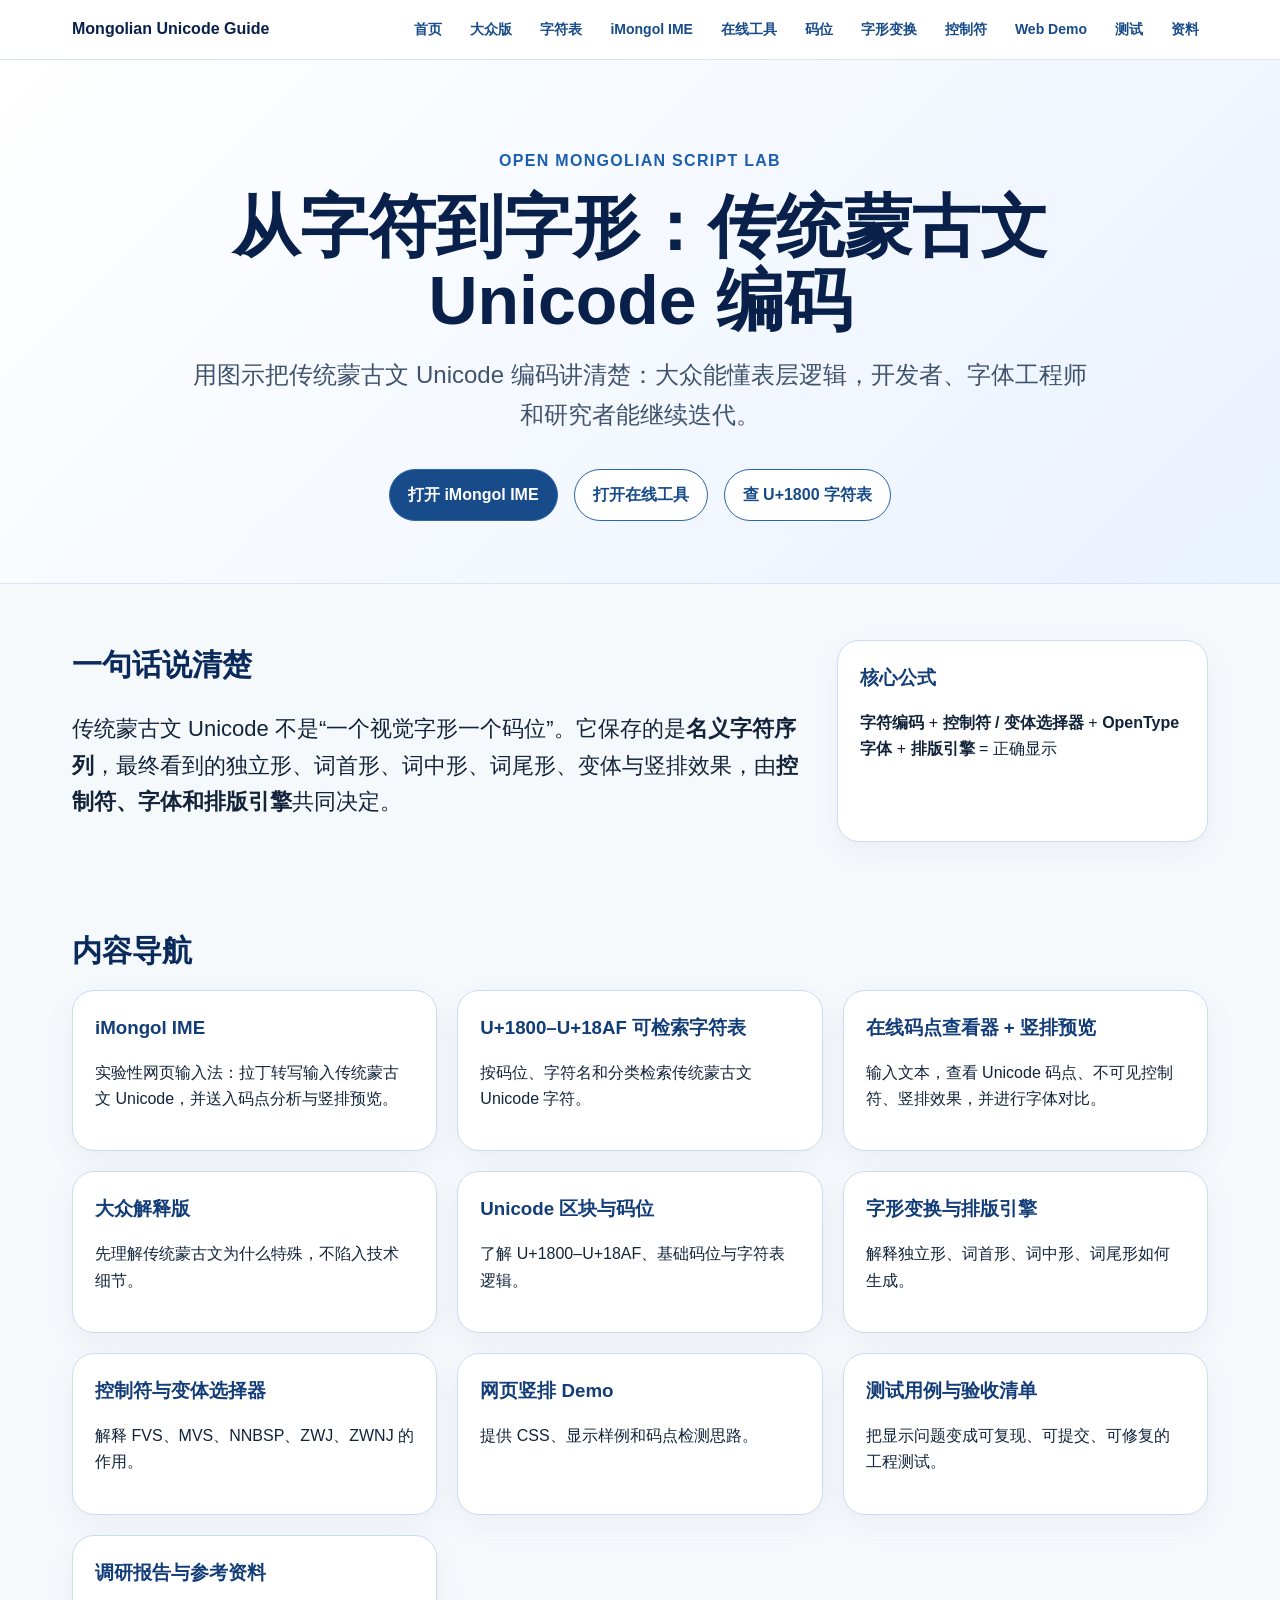
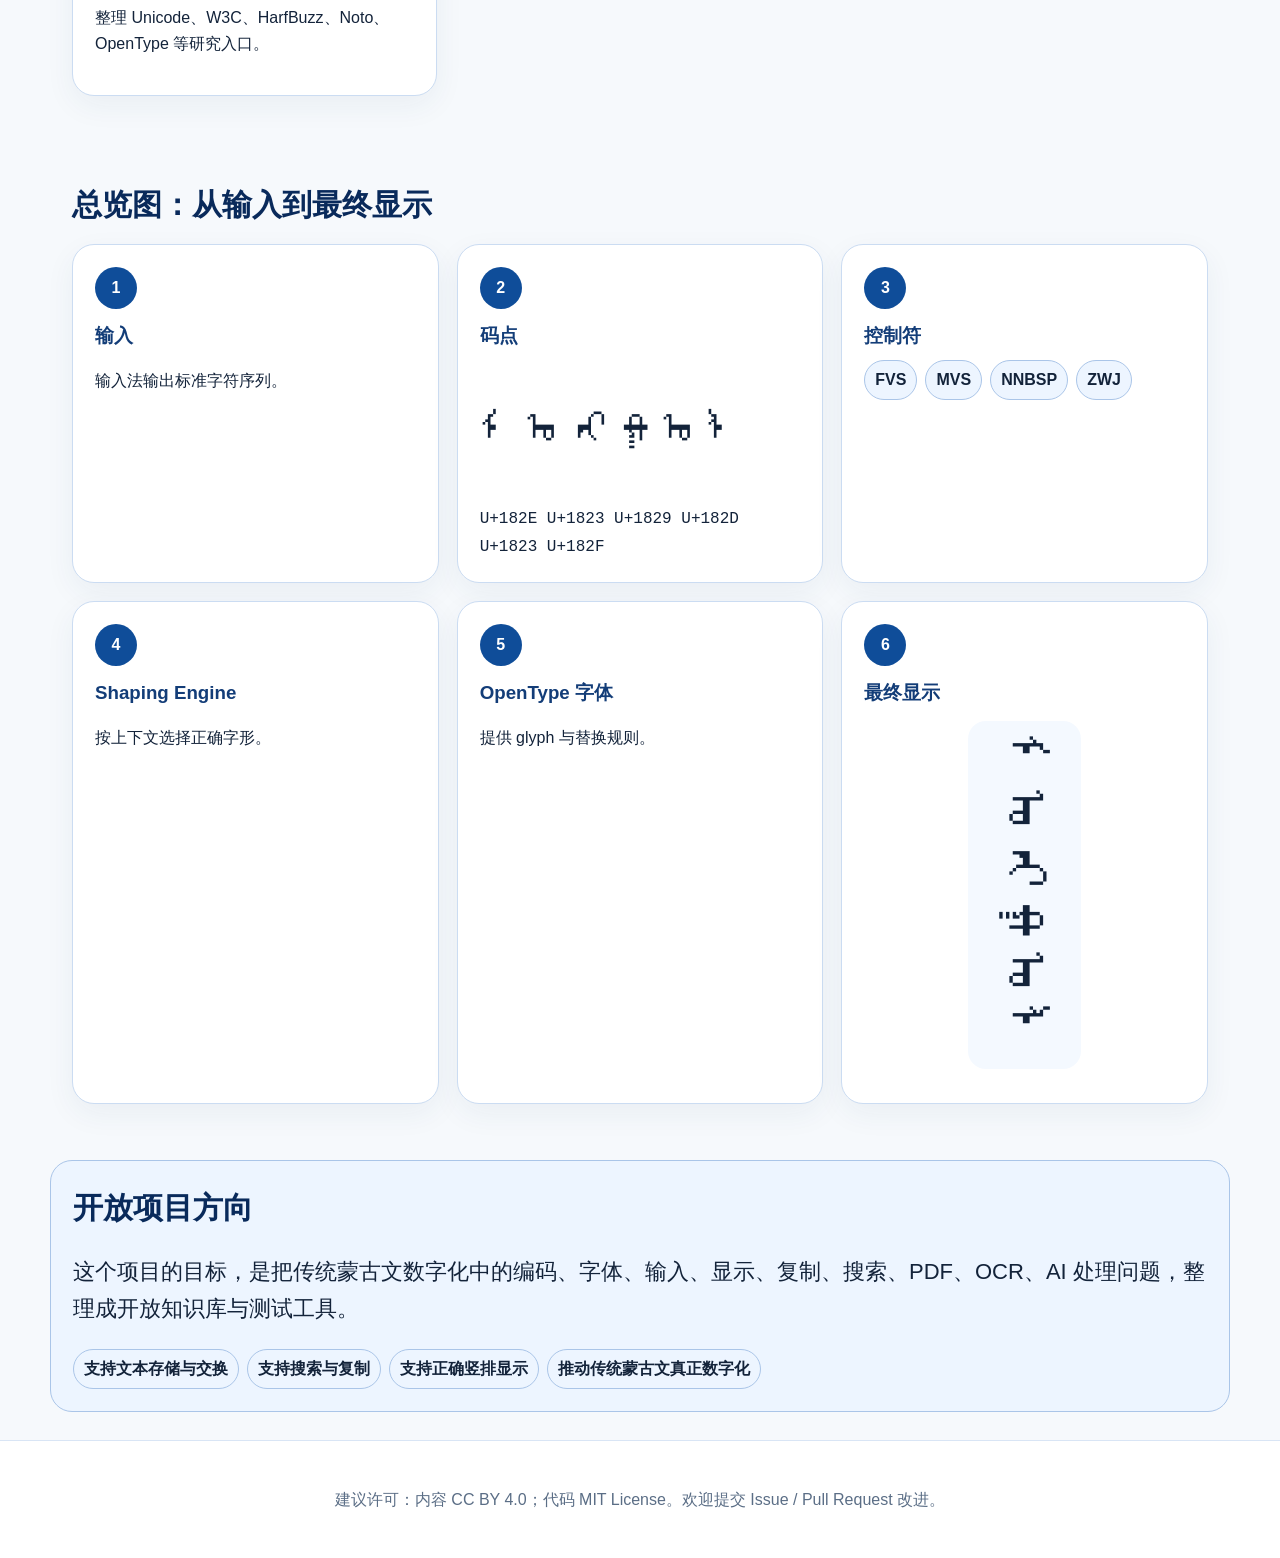
<file: index.html>
<!doctype html>
<html lang="zh-Hans">
<head>
  <meta charset="utf-8" />
  <meta name="viewport" content="width=device-width, initial-scale=1" />
  <title>从字符到字形：传统蒙古文 Unicode 编码</title>
  <meta name="description" content="用图示解释传统蒙古文 Unicode 编码：码位、FVS/MVS/ZWJ、字体、排版引擎与竖排显示。适合大众理解，也适合开发者继续研究迭代。" />
  <link rel="stylesheet" href="./style.css" />
</head>
<body>
<nav class="site-nav"><div class="site-nav-inner"><a class="brand" href="index.html">Mongolian Unicode Guide</a><div class="nav-links"><a href="index.html">首页</a><a href="pages/beginner.html">大众版</a><a href="pages/char-table.html">字符表</a><a href="pages/ime.html">iMongol IME</a><a href="pages/tools.html">在线工具</a><a href="pages/unicode-block.html">码位</a><a href="pages/shaping.html">字形变换</a><a href="pages/control-chars.html">控制符</a><a href="pages/web-demo.html">Web Demo</a><a href="pages/test-cases.html">测试</a><a href="pages/research.html">资料</a></div></div></nav>
<header class="hero">
  <p class="eyebrow">Open Mongolian Script Lab</p>
  <h1>从字符到字形：传统蒙古文 Unicode 编码</h1>
  <p class="subtitle">用图示把传统蒙古文 Unicode 编码讲清楚：大众能懂表层逻辑，开发者、字体工程师和研究者能继续迭代。</p>
  <div class="hero-actions"><a href="pages/ime.html" class="btn primary">打开 iMongol IME</a><a href="pages/tools.html" class="btn">打开在线工具</a><a href="pages/char-table.html" class="btn">查 U+1800 字符表</a></div>
</header>
<main>
<section class="section two-col"><div><h2>一句话说清楚</h2><p class="lead">传统蒙古文 Unicode 不是“一个视觉字形一个码位”。它保存的是<strong>名义字符序列</strong>，最终看到的独立形、词首形、词中形、词尾形、变体与竖排效果，由<strong>控制符、字体和排版引擎</strong>共同决定。</p></div><aside class="card"><h3>核心公式</h3><p><strong>字符编码</strong> + <strong>控制符 / 变体选择器</strong> + <strong>OpenType 字体</strong> + <strong>排版引擎</strong> = 正确显示</p></aside></section>
<section class="section"><h2>内容导航</h2><div class="grid-3"><a class="card card-link" href="pages/ime.html"><h3>iMongol IME</h3><p>实验性网页输入法：拉丁转写输入传统蒙古文 Unicode，并送入码点分析与竖排预览。</p></a><a class="card card-link" href="pages/char-table.html"><h3>U+1800–U+18AF 可检索字符表</h3><p>按码位、字符名和分类检索传统蒙古文 Unicode 字符。</p></a><a class="card card-link" href="pages/tools.html"><h3>在线码点查看器 + 竖排预览</h3><p>输入文本，查看 Unicode 码点、不可见控制符、竖排效果，并进行字体对比。</p></a><a class="card card-link" href="pages/beginner.html"><h3>大众解释版</h3><p>先理解传统蒙古文为什么特殊，不陷入技术细节。</p></a><a class="card card-link" href="pages/unicode-block.html"><h3>Unicode 区块与码位</h3><p>了解 U+1800–U+18AF、基础码位与字符表逻辑。</p></a><a class="card card-link" href="pages/shaping.html"><h3>字形变换与排版引擎</h3><p>解释独立形、词首形、词中形、词尾形如何生成。</p></a><a class="card card-link" href="pages/control-chars.html"><h3>控制符与变体选择器</h3><p>解释 FVS、MVS、NNBSP、ZWJ、ZWNJ 的作用。</p></a><a class="card card-link" href="pages/web-demo.html"><h3>网页竖排 Demo</h3><p>提供 CSS、显示样例和码点检测思路。</p></a><a class="card card-link" href="pages/test-cases.html"><h3>测试用例与验收清单</h3><p>把显示问题变成可复现、可提交、可修复的工程测试。</p></a><a class="card card-link" href="pages/research.html"><h3>调研报告与参考资料</h3><p>整理 Unicode、W3C、HarfBuzz、Noto、OpenType 等研究入口。</p></a></div></section>
<section class="section"><h2>总览图：从输入到最终显示</h2><div class="pipeline"><article class="step"><span class="num">1</span><h3>输入</h3><p>输入法输出标准字符序列。</p></article><article class="step"><span class="num">2</span><h3>码点</h3><p class="mongolian-row">ᠮᠣᠩᠭᠣᠯ</p><code>U+182E U+1823 U+1829 U+182D U+1823 U+182F</code></article><article class="step"><span class="num">3</span><h3>控制符</h3><div class="chips"><span>FVS</span><span>MVS</span><span>NNBSP</span><span>ZWJ</span></div></article><article class="step"><span class="num">4</span><h3>Shaping Engine</h3><p>按上下文选择正确字形。</p></article><article class="step"><span class="num">5</span><h3>OpenType 字体</h3><p>提供 glyph 与替换规则。</p></article><article class="step"><span class="num">6</span><h3>最终显示</h3><div class="vertical-demo">ᠮᠣᠩᠭᠣᠯ</div></article></div></section>
<section class="section callout"><h2>开放项目方向</h2><p class="lead">这个项目的目标，是把传统蒙古文数字化中的编码、字体、输入、显示、复制、搜索、PDF、OCR、AI 处理问题，整理成开放知识库与测试工具。</p><div class="chips"><span>支持文本存储与交换</span><span>支持搜索与复制</span><span>支持正确竖排显示</span><span>推动传统蒙古文真正数字化</span></div></section>
</main><footer><p>建议许可：内容 CC BY 4.0；代码 MIT License。欢迎提交 Issue / Pull Request 改进。</p></footer>
</body>
</html>
</file>
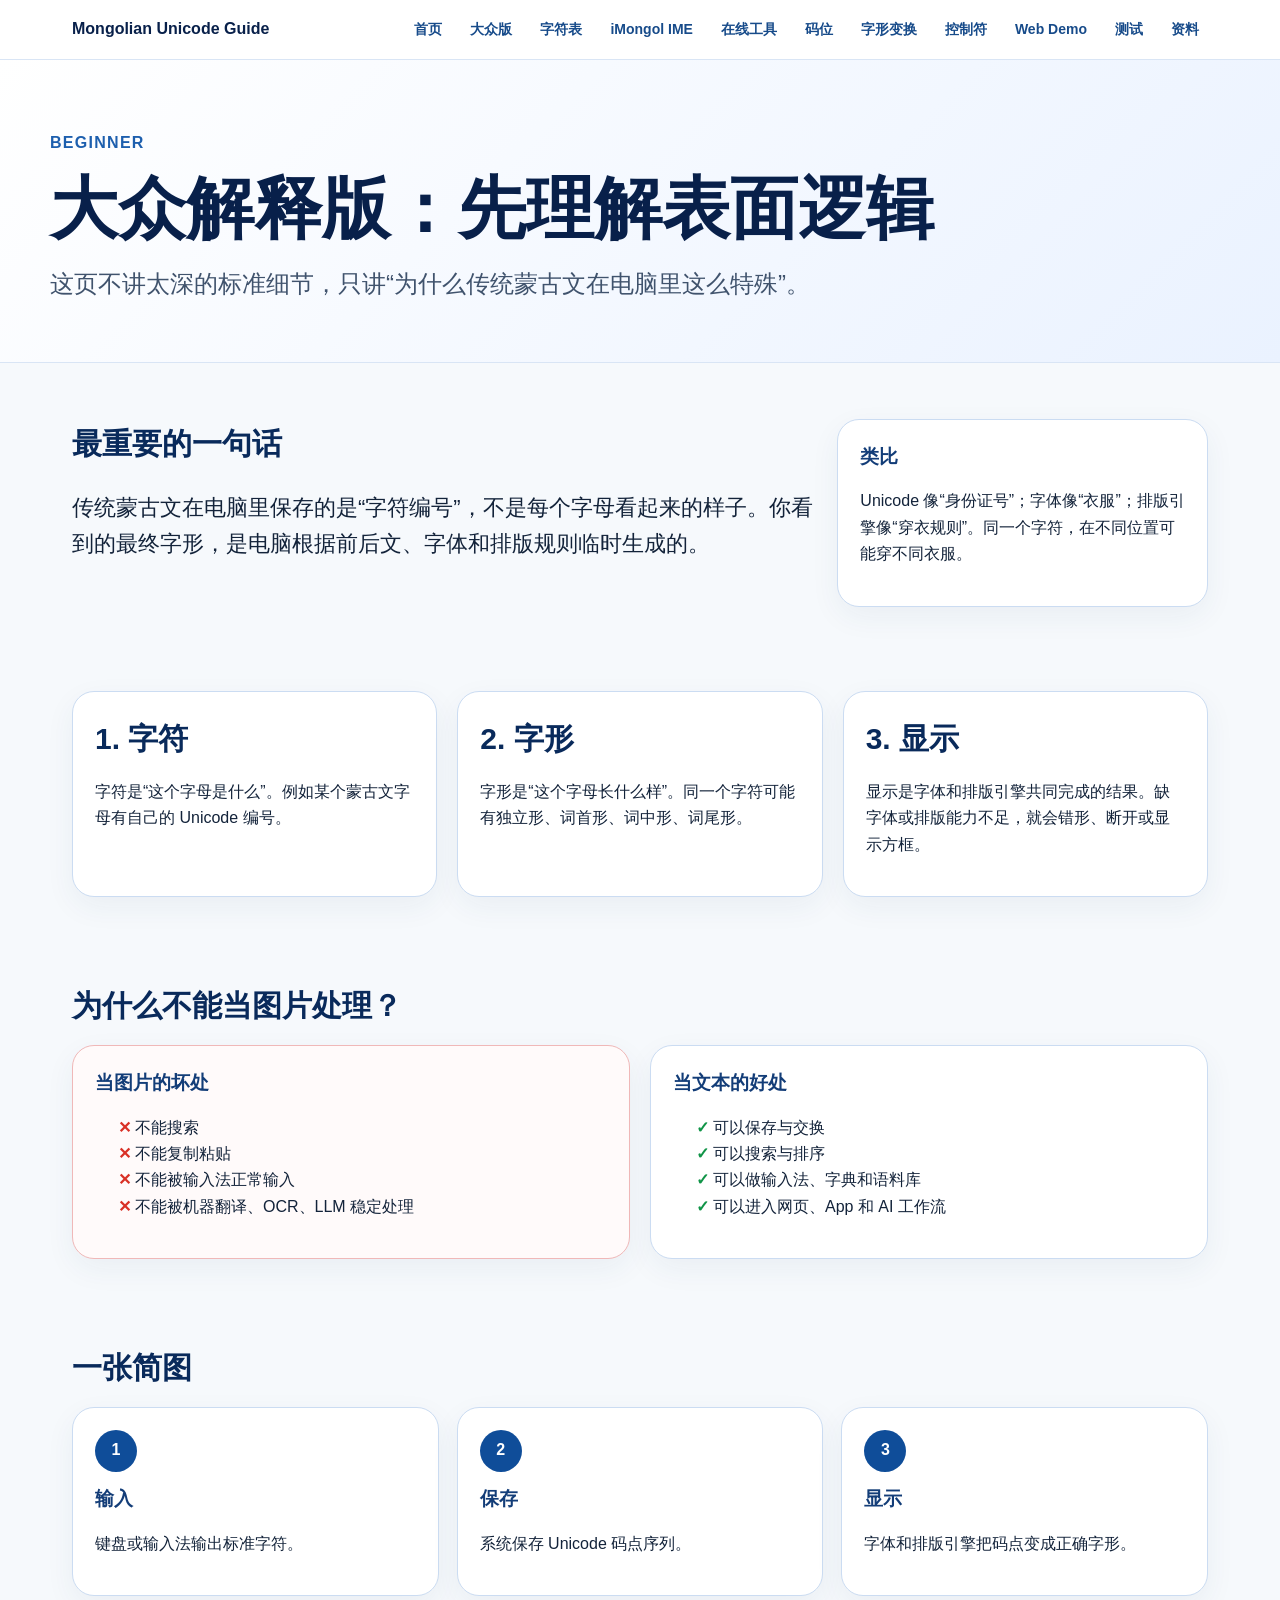
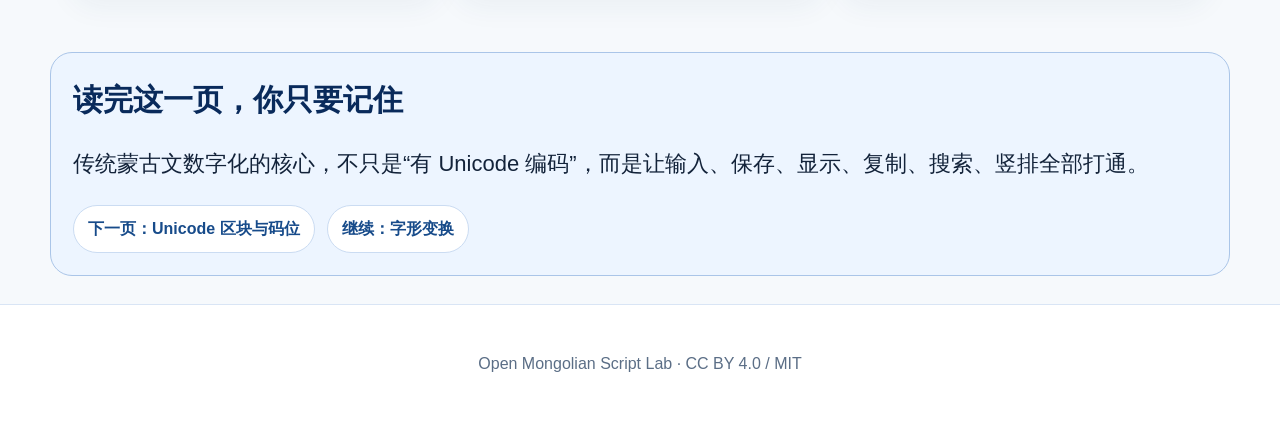
<file: pages/beginner.html>
<!doctype html>
<html lang="zh-Hans">
<head>
  <meta charset="utf-8" />
  <meta name="viewport" content="width=device-width, initial-scale=1" />
  <title>大众解释版｜传统蒙古文 Unicode 编码</title>
  <link rel="stylesheet" href="../style.css" />
</head>
<body>
<nav class="site-nav"><div class="site-nav-inner"><a class="brand" href="../index.html">Mongolian Unicode Guide</a><div class="nav-links"><a href="../index.html">首页</a><a href="beginner.html">大众版</a><a href="char-table.html">字符表</a><a href="ime.html">iMongol IME</a><a href="tools.html">在线工具</a><a href="unicode-block.html">码位</a><a href="shaping.html">字形变换</a><a href="control-chars.html">控制符</a><a href="web-demo.html">Web Demo</a><a href="test-cases.html">测试</a><a href="research.html">资料</a></div></div></nav>
<header class="page-hero"><div class="page-hero-inner"><p class="eyebrow">Beginner</p><h1>大众解释版：先理解表面逻辑</h1><p class="subtitle">这页不讲太深的标准细节，只讲“为什么传统蒙古文在电脑里这么特殊”。</p></div></header>
<main>
<section class="section two-col"><div><h2>最重要的一句话</h2><p class="lead">传统蒙古文在电脑里保存的是“字符编号”，不是每个字母看起来的样子。你看到的最终字形，是电脑根据前后文、字体和排版规则临时生成的。</p></div><aside class="card"><h3>类比</h3><p>Unicode 像“身份证号”；字体像“衣服”；排版引擎像“穿衣规则”。同一个字符，在不同位置可能穿不同衣服。</p></aside></section>
<section class="section grid-3"><article class="card"><h2>1. 字符</h2><p>字符是“这个字母是什么”。例如某个蒙古文字母有自己的 Unicode 编号。</p></article><article class="card"><h2>2. 字形</h2><p>字形是“这个字母长什么样”。同一个字符可能有独立形、词首形、词中形、词尾形。</p></article><article class="card"><h2>3. 显示</h2><p>显示是字体和排版引擎共同完成的结果。缺字体或排版能力不足，就会错形、断开或显示方框。</p></article></section>
<section class="section"><h2>为什么不能当图片处理？</h2><div class="grid-2"><article class="card danger"><h3>当图片的坏处</h3><ul><li>不能搜索</li><li>不能复制粘贴</li><li>不能被输入法正常输入</li><li>不能被机器翻译、OCR、LLM 稳定处理</li></ul></article><article class="card"><h3>当文本的好处</h3><ul class="checks"><li>可以保存与交换</li><li>可以搜索与排序</li><li>可以做输入法、字典和语料库</li><li>可以进入网页、App 和 AI 工作流</li></ul></article></div></section>
<section class="section"><h2>一张简图</h2><div class="pipeline"><article class="step"><span class="num">1</span><h3>输入</h3><p>键盘或输入法输出标准字符。</p></article><article class="step"><span class="num">2</span><h3>保存</h3><p>系统保存 Unicode 码点序列。</p></article><article class="step"><span class="num">3</span><h3>显示</h3><p>字体和排版引擎把码点变成正确字形。</p></article></div></section>
<section class="section callout"><h2>读完这一页，你只要记住</h2><p class="lead">传统蒙古文数字化的核心，不只是“有 Unicode 编码”，而是让输入、保存、显示、复制、搜索、竖排全部打通。</p><div class="next-links"><a href="unicode-block.html">下一页：Unicode 区块与码位</a><a href="shaping.html">继续：字形变换</a></div></section>
</main><footer><p>Open Mongolian Script Lab · CC BY 4.0 / MIT</p></footer>
</body>
</html>
</file>
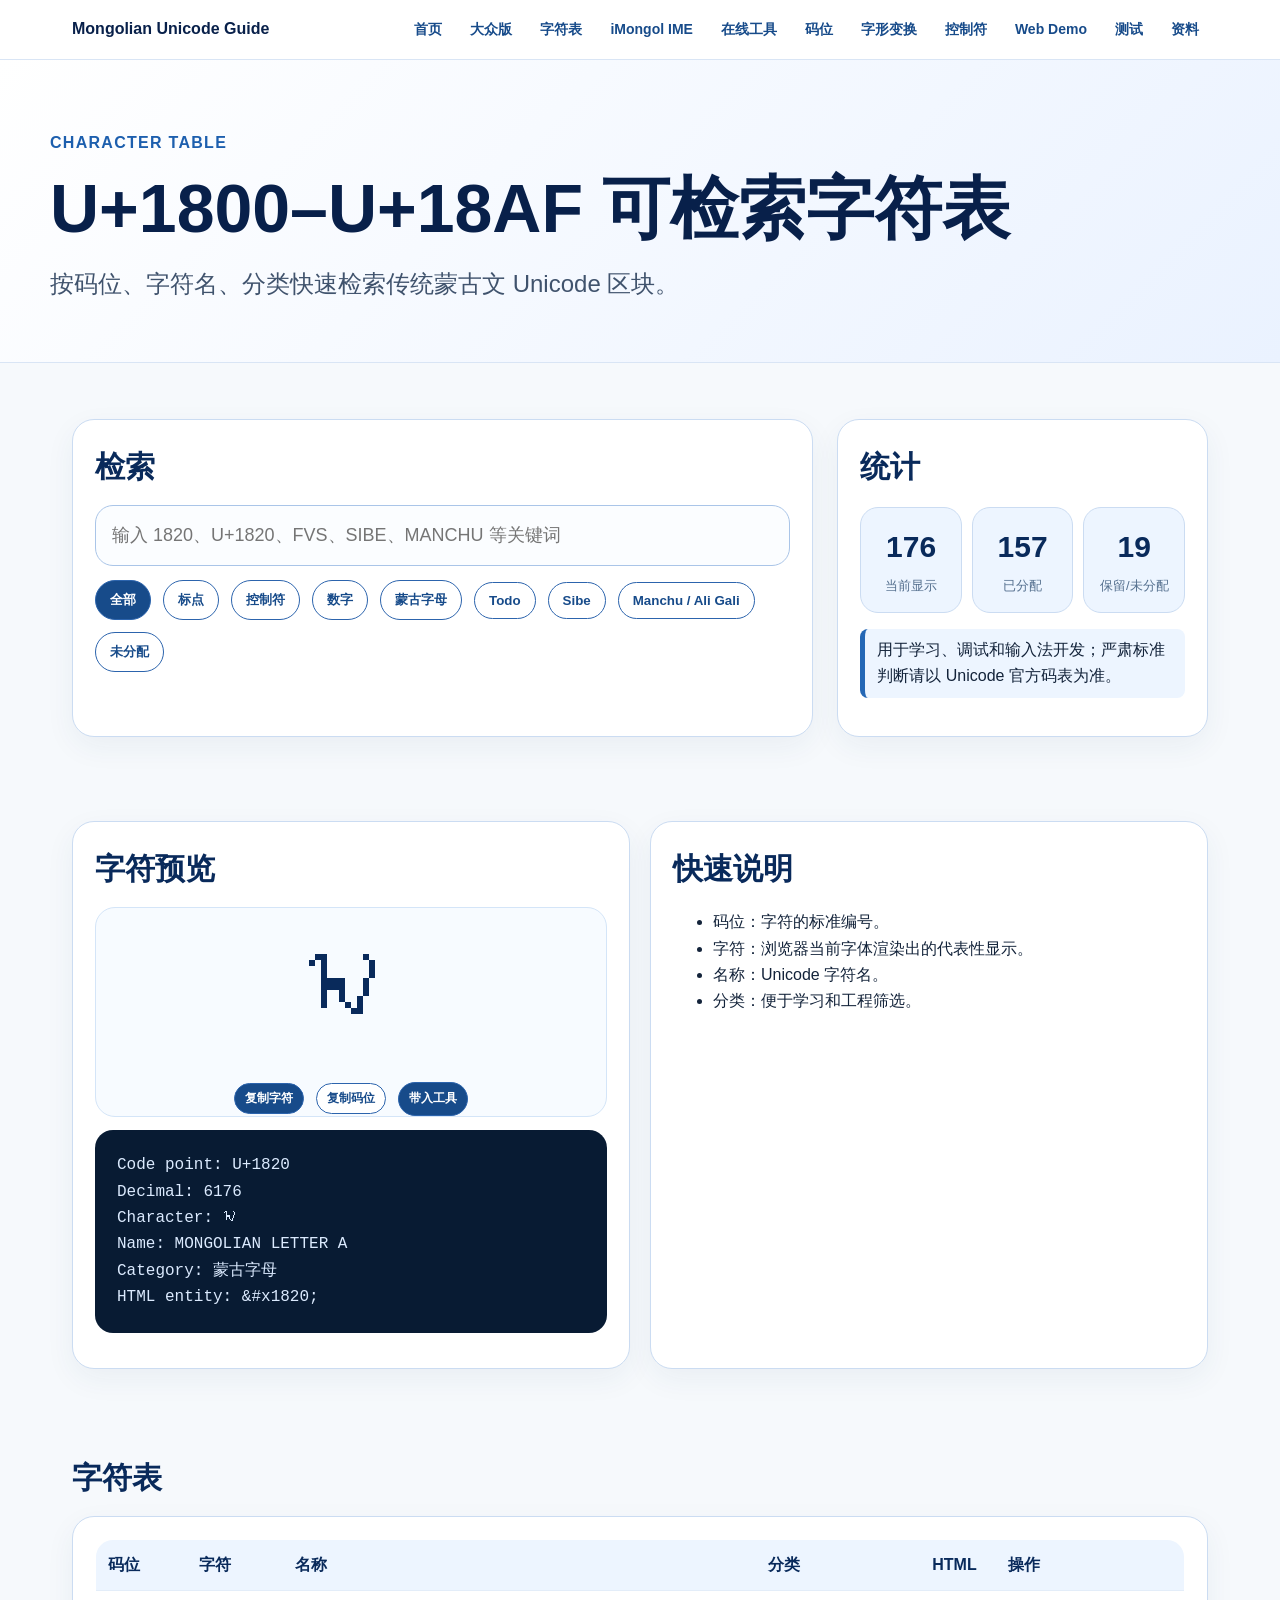
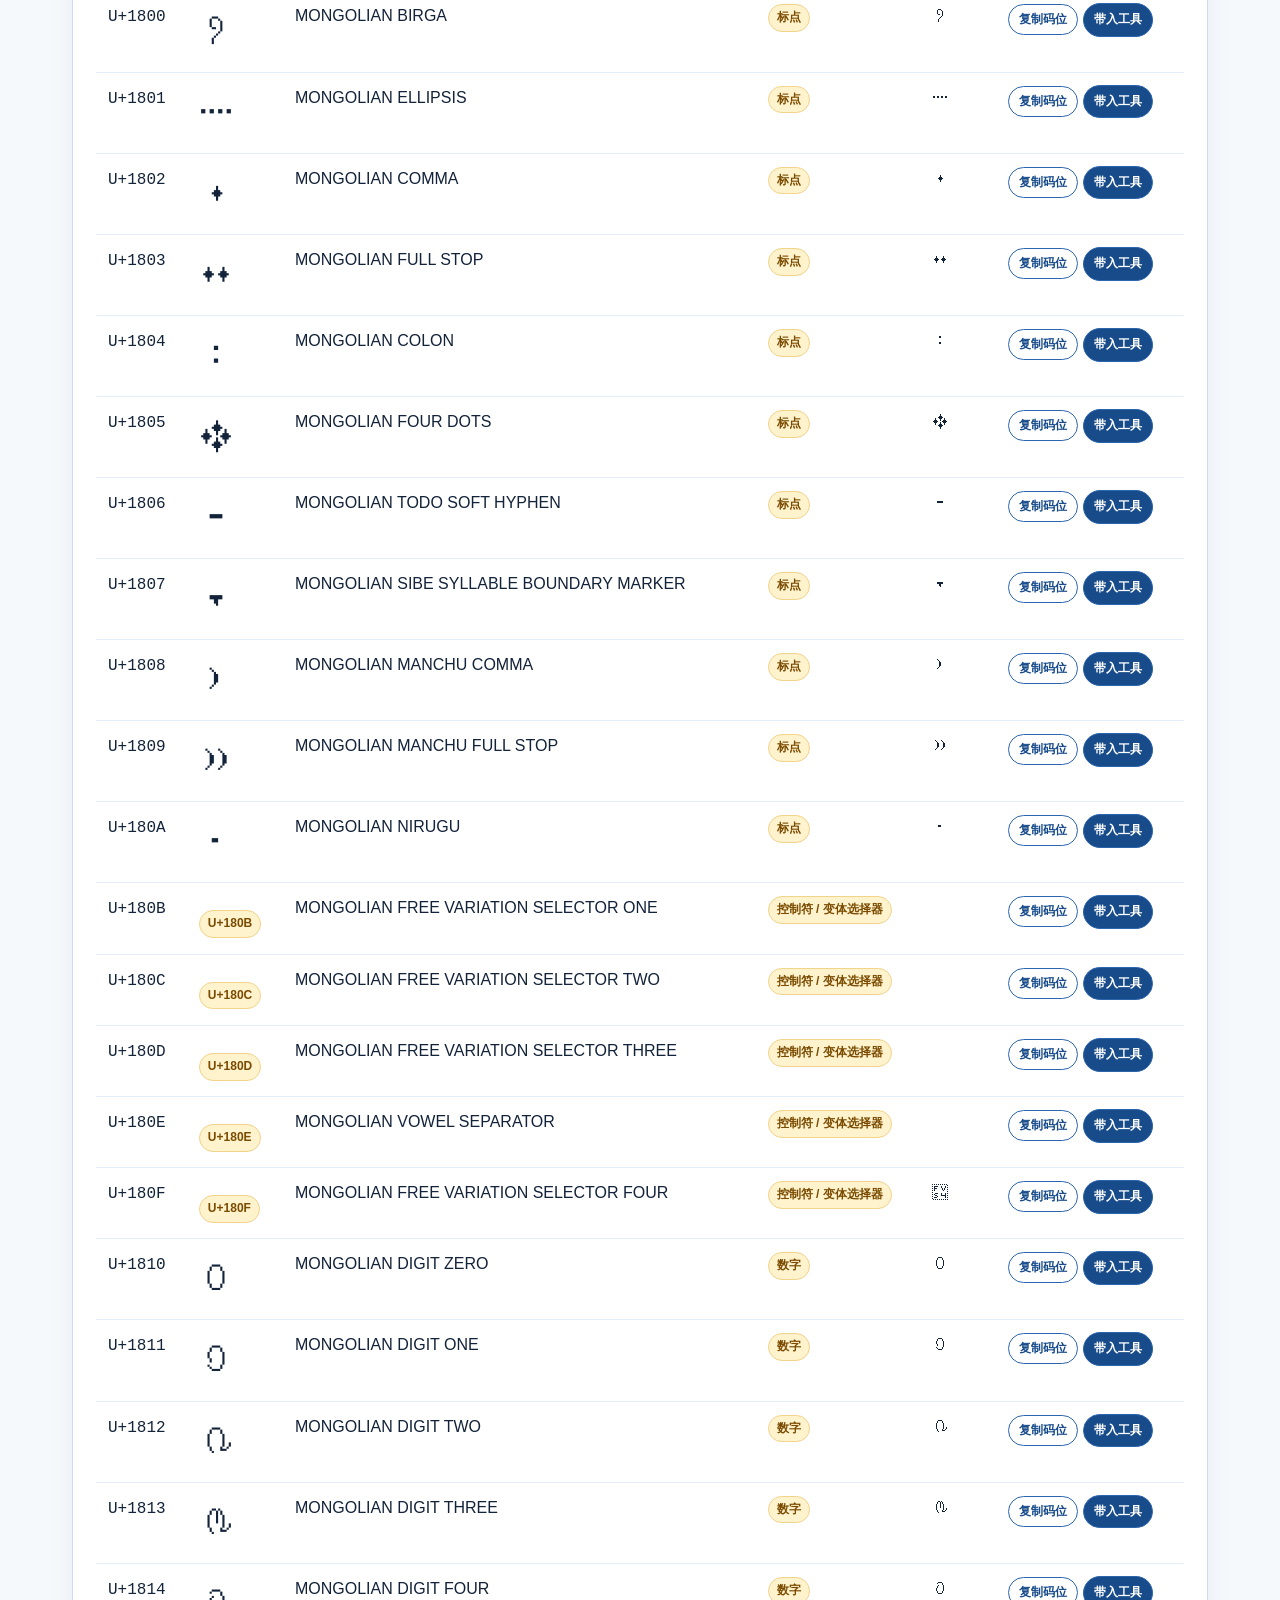
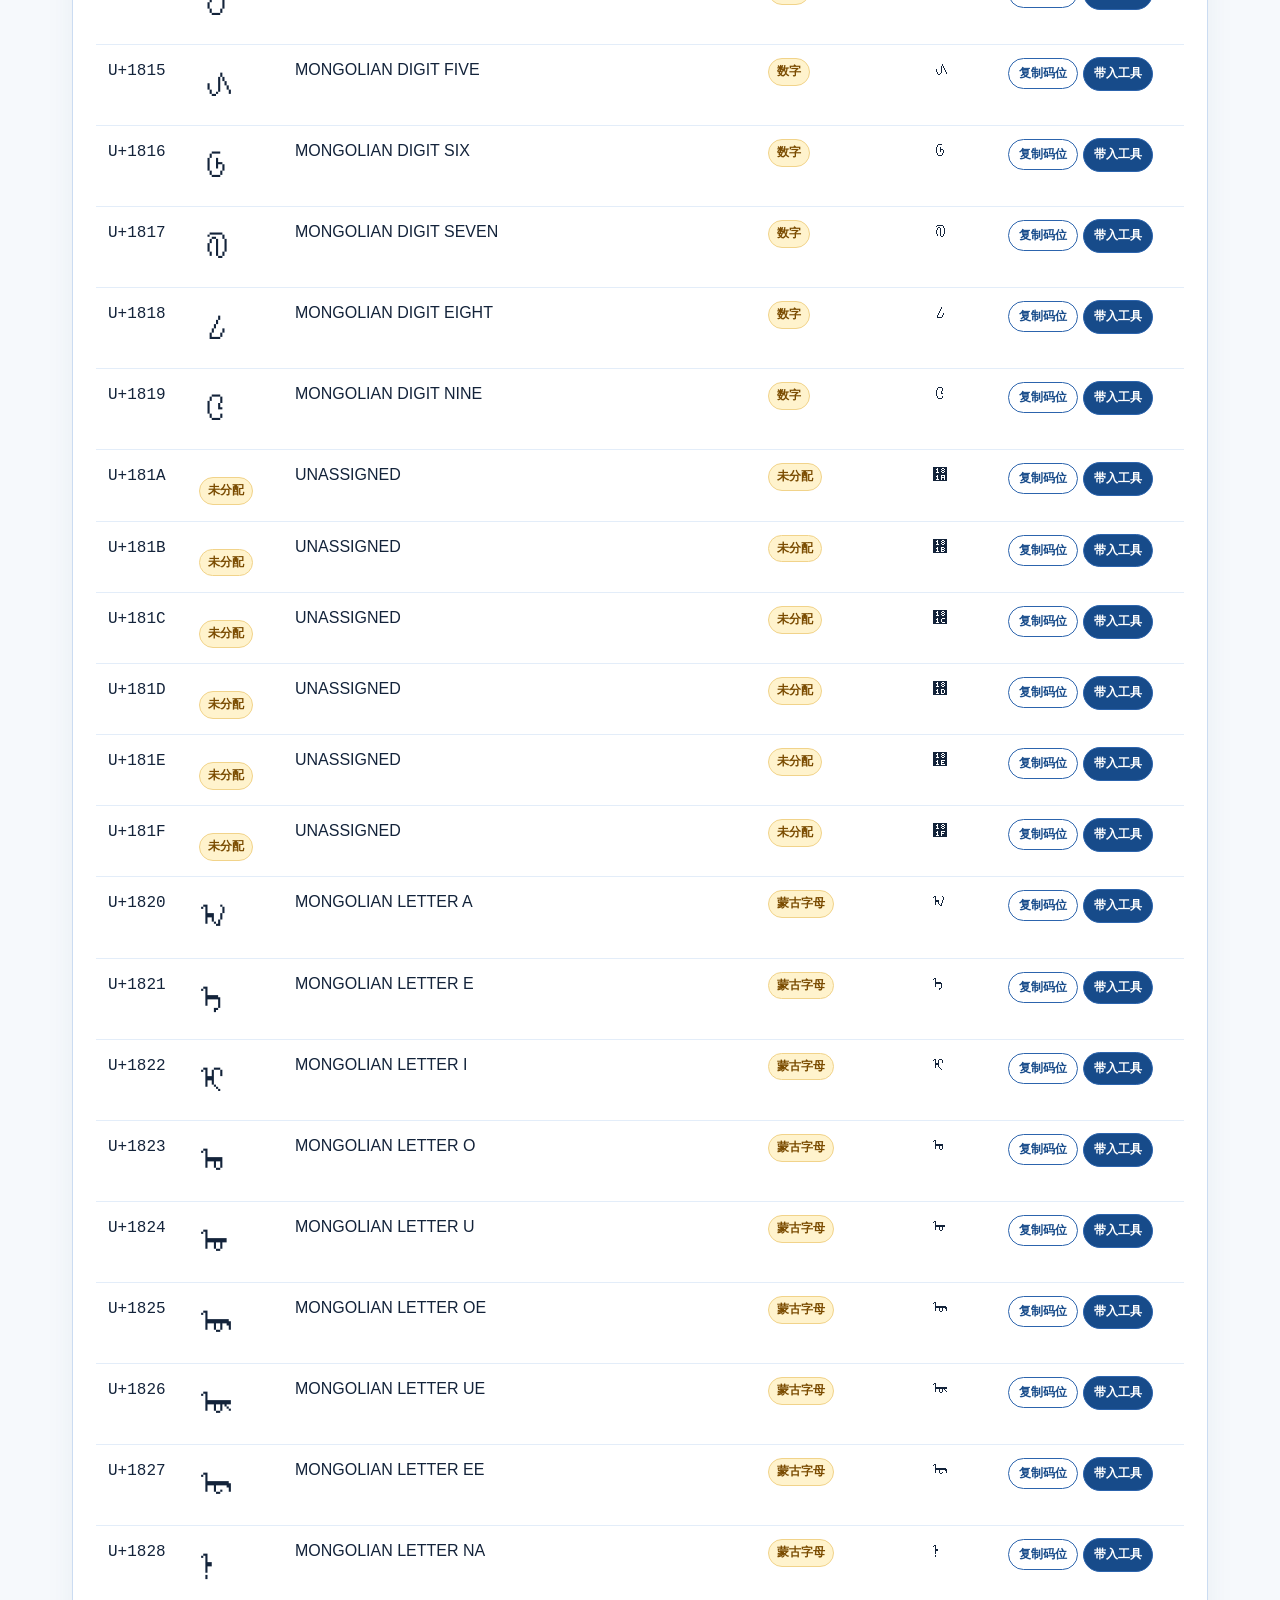
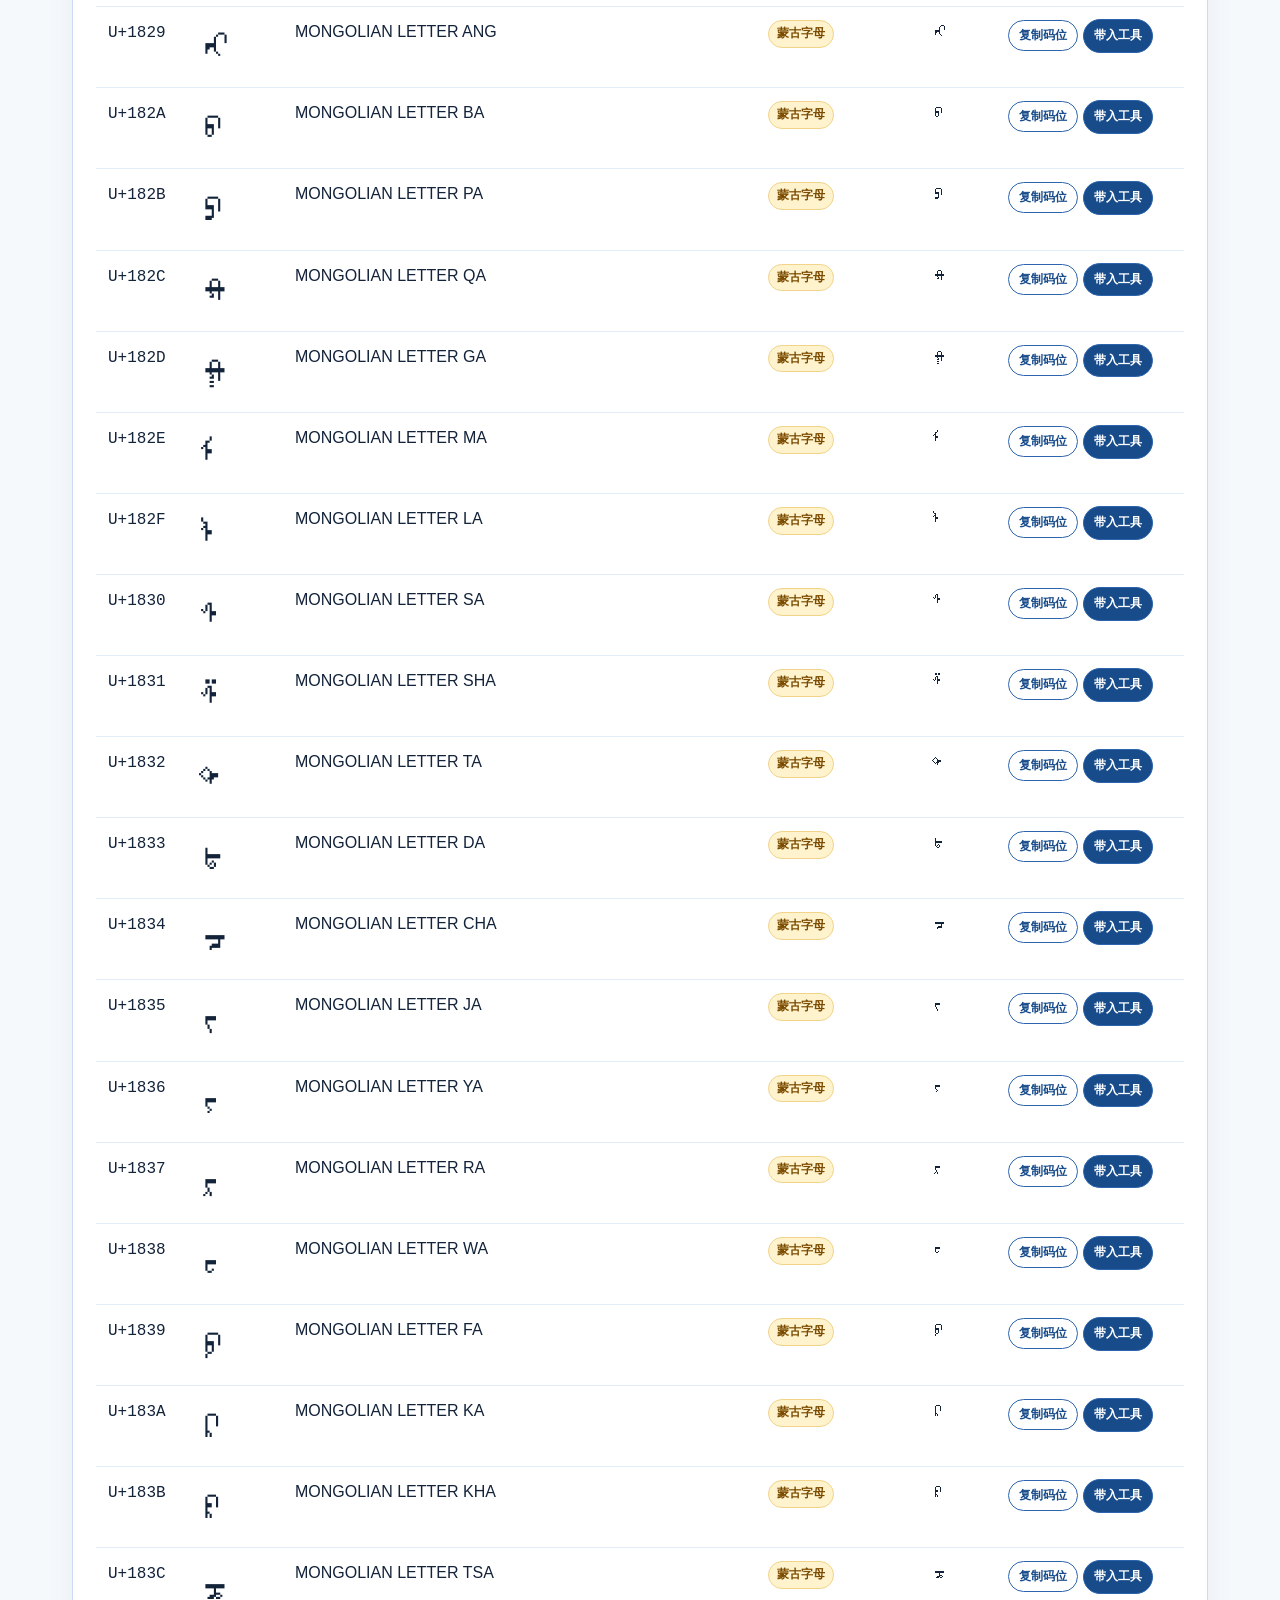
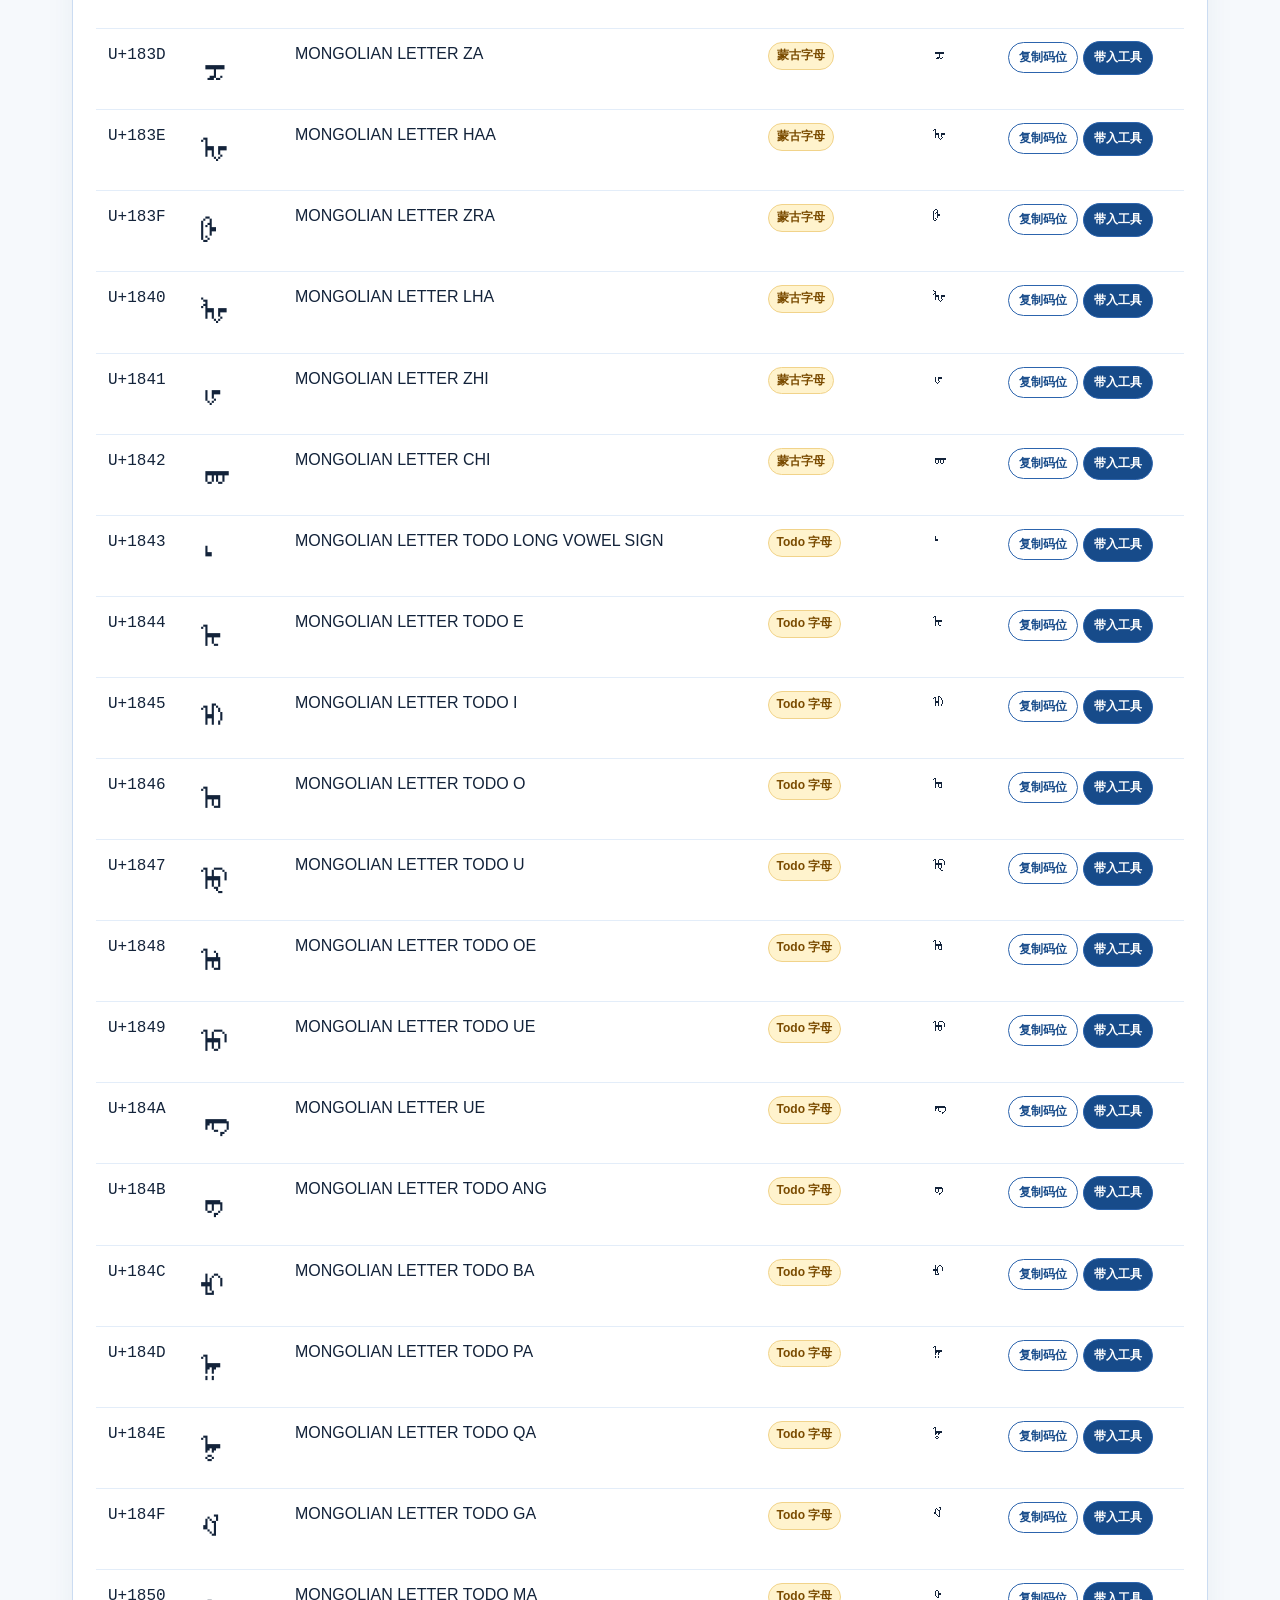
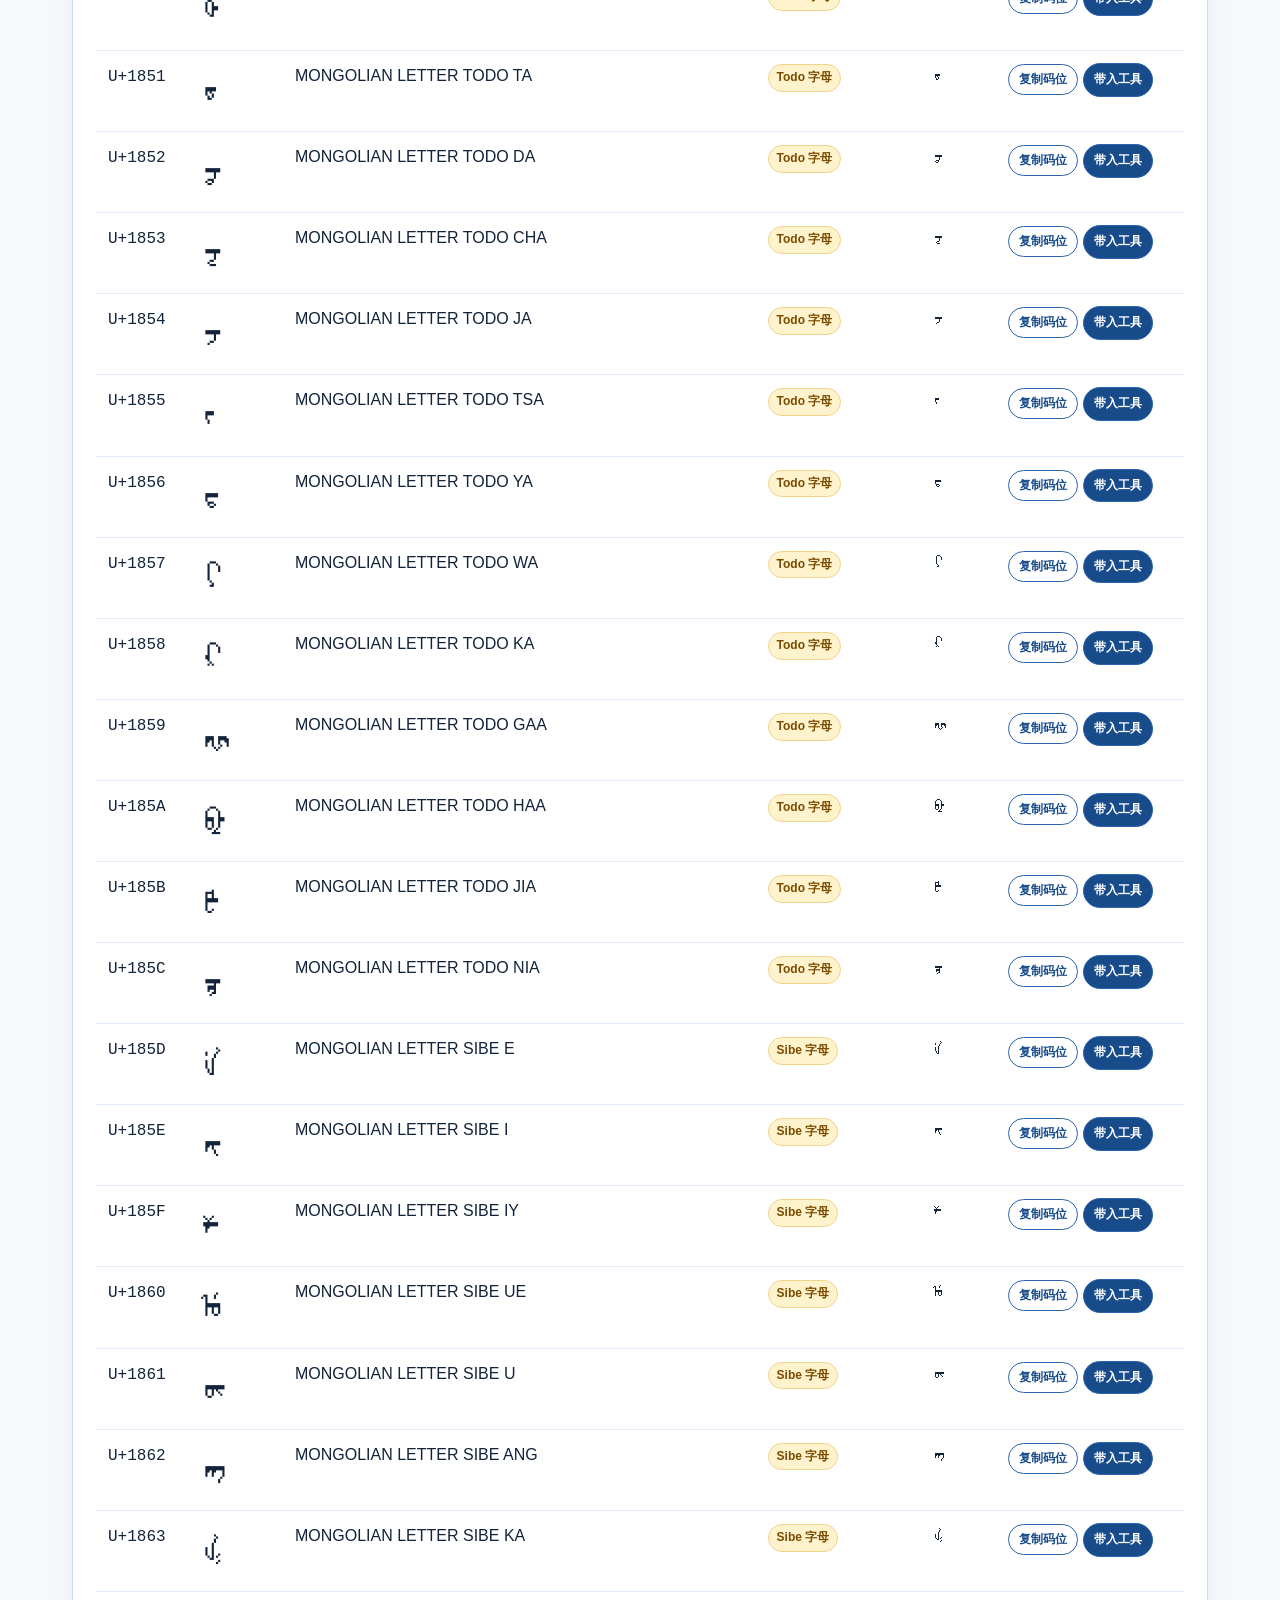
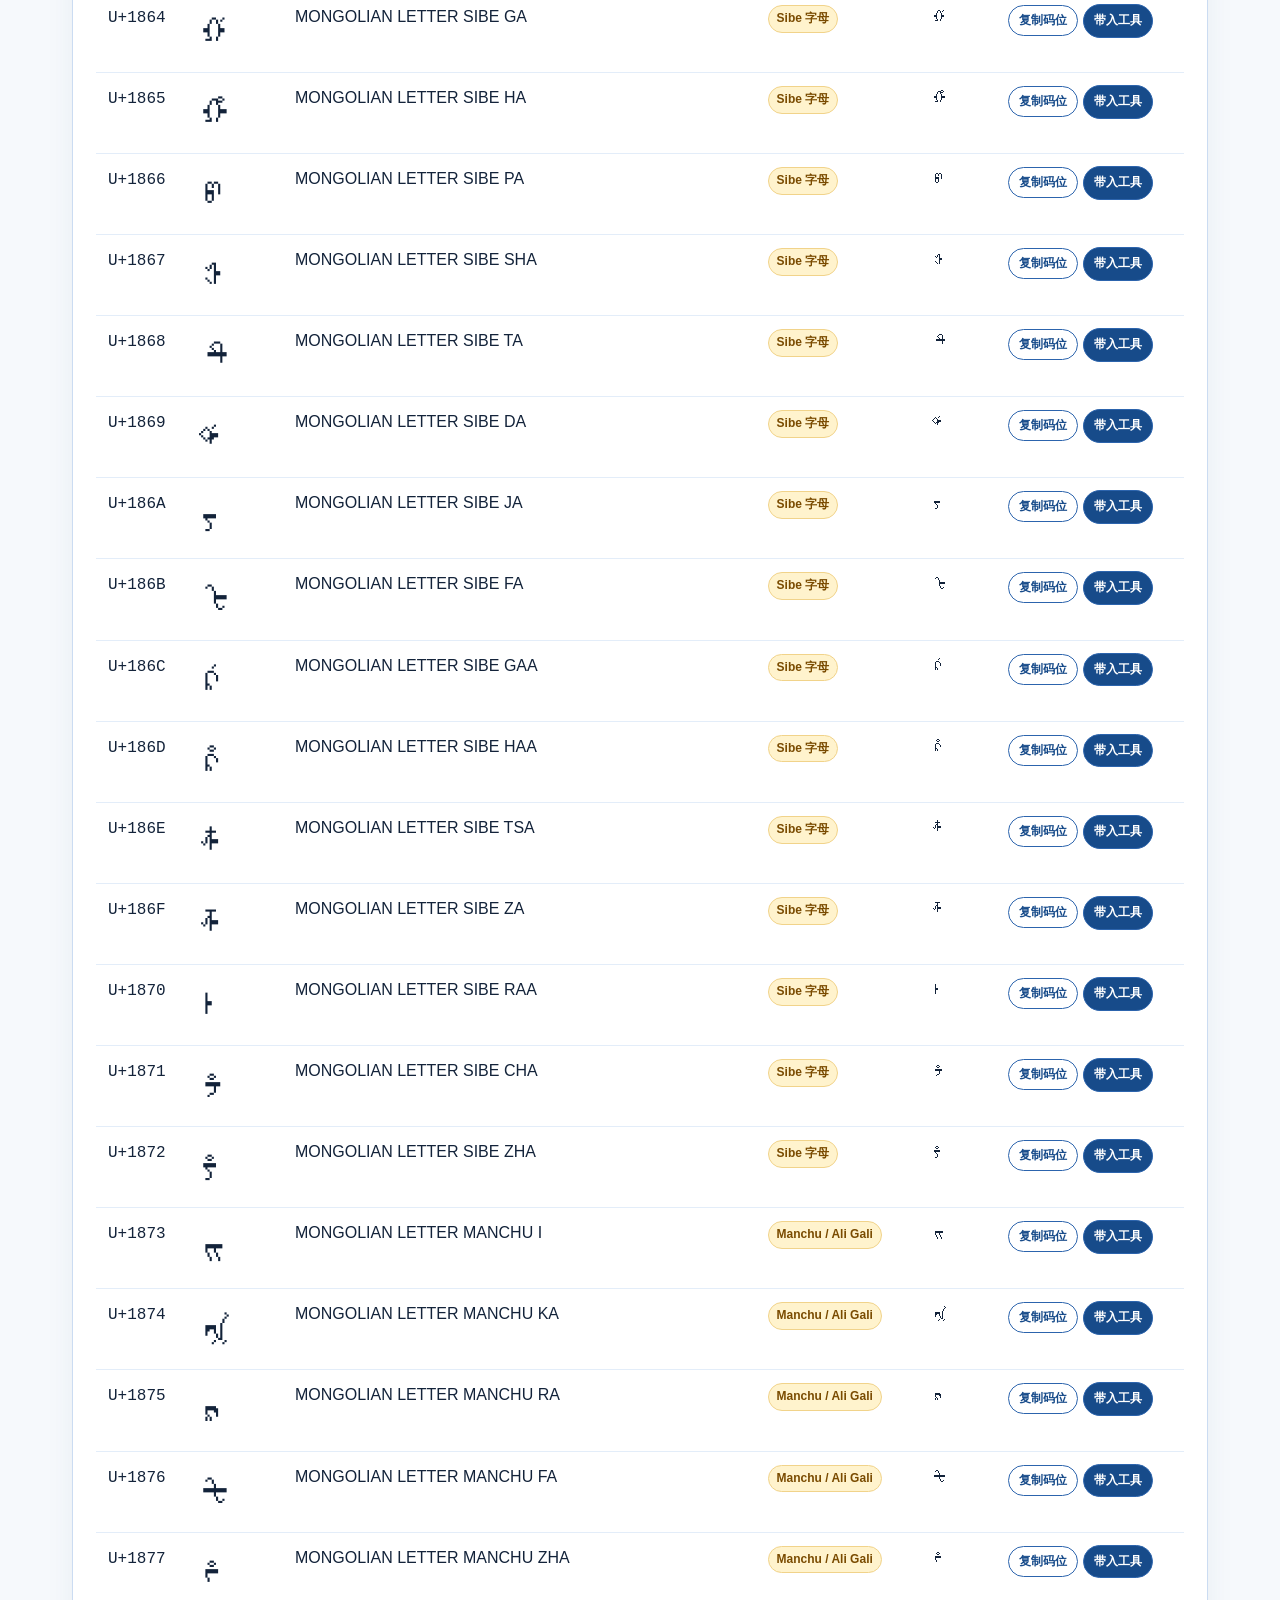
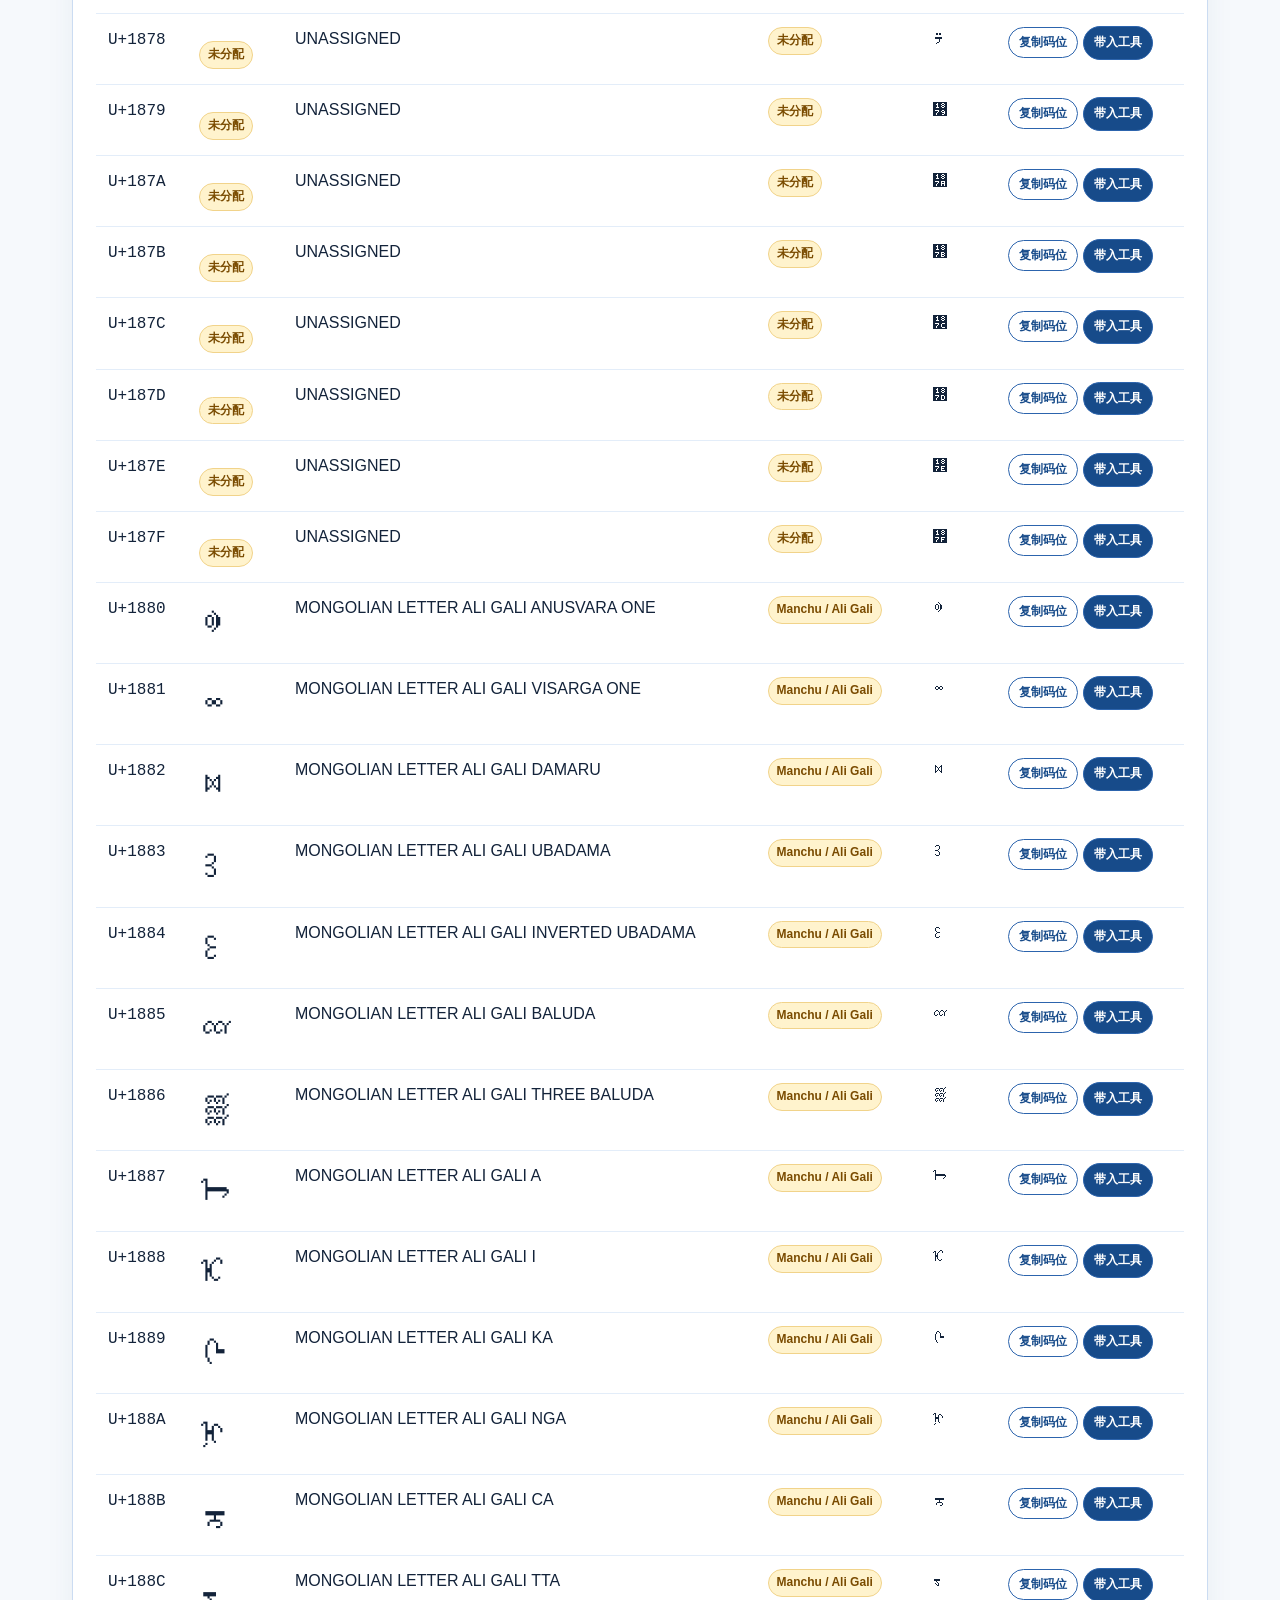
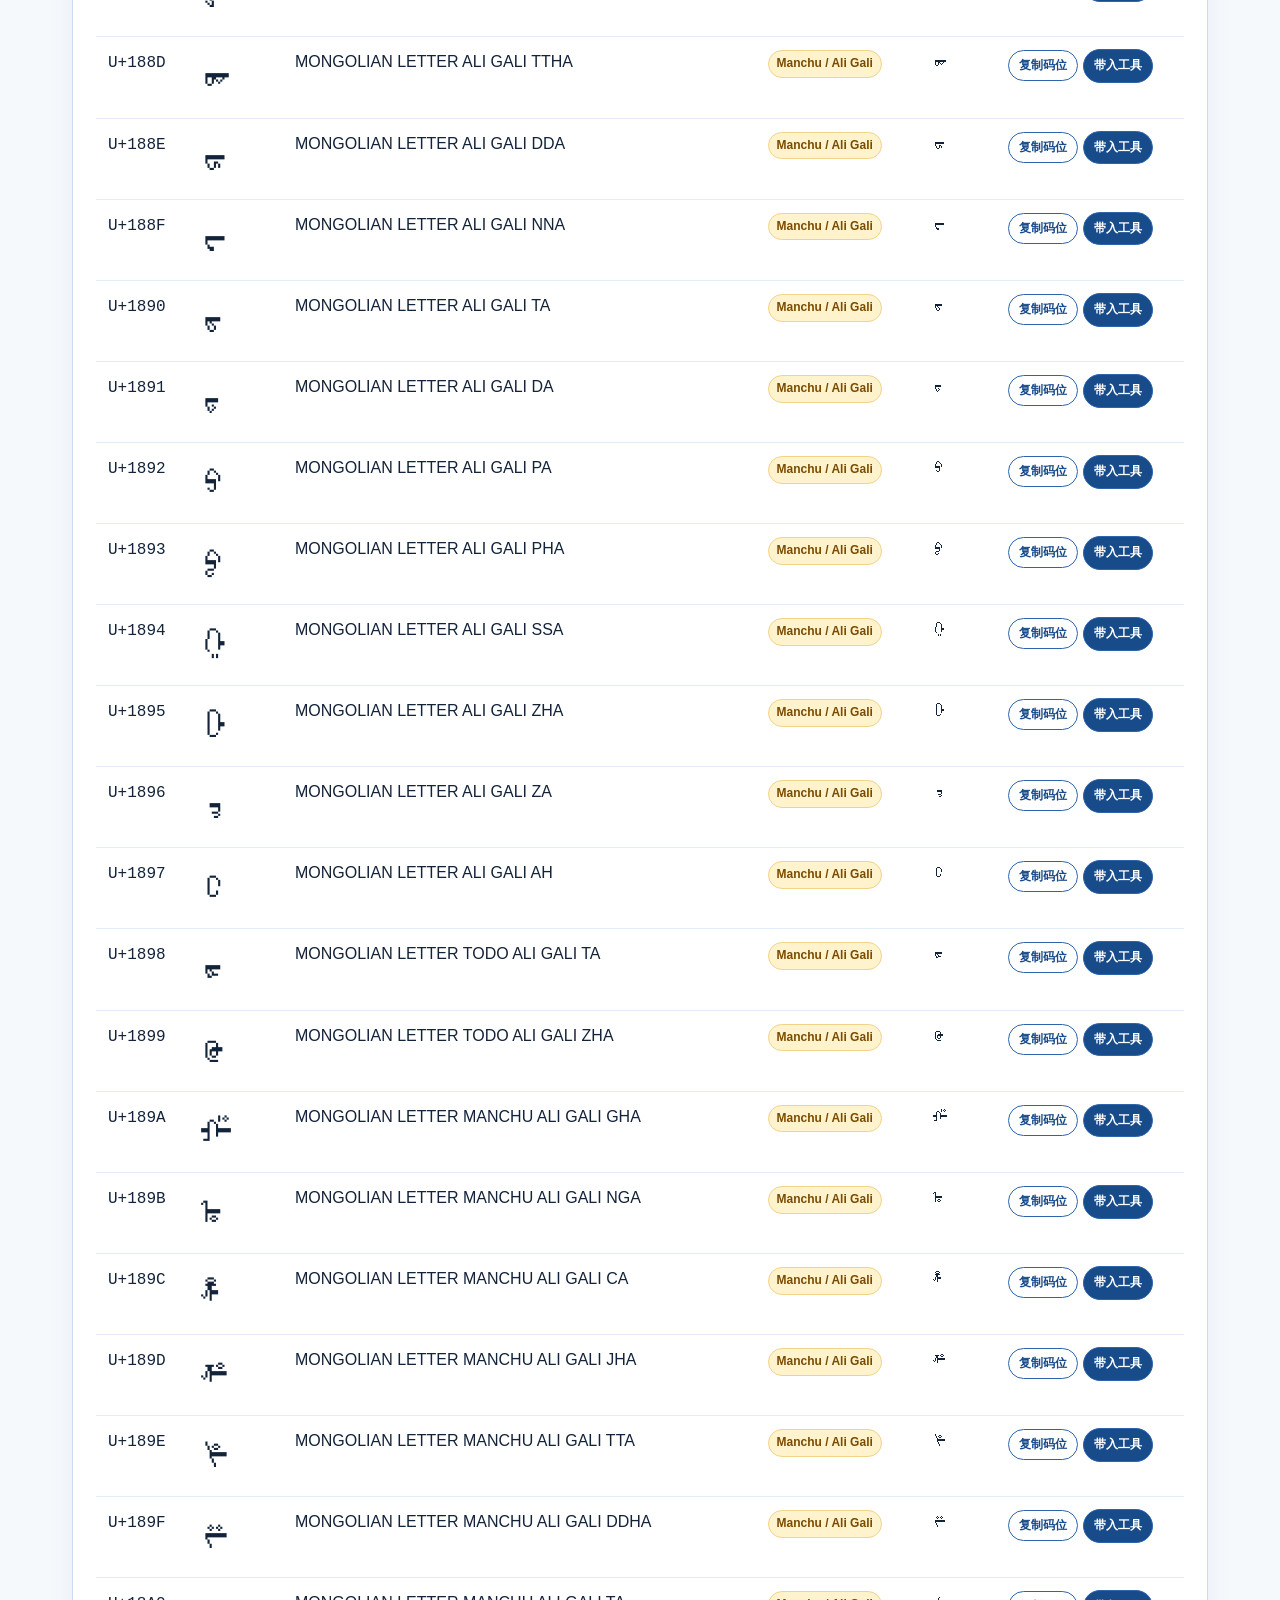
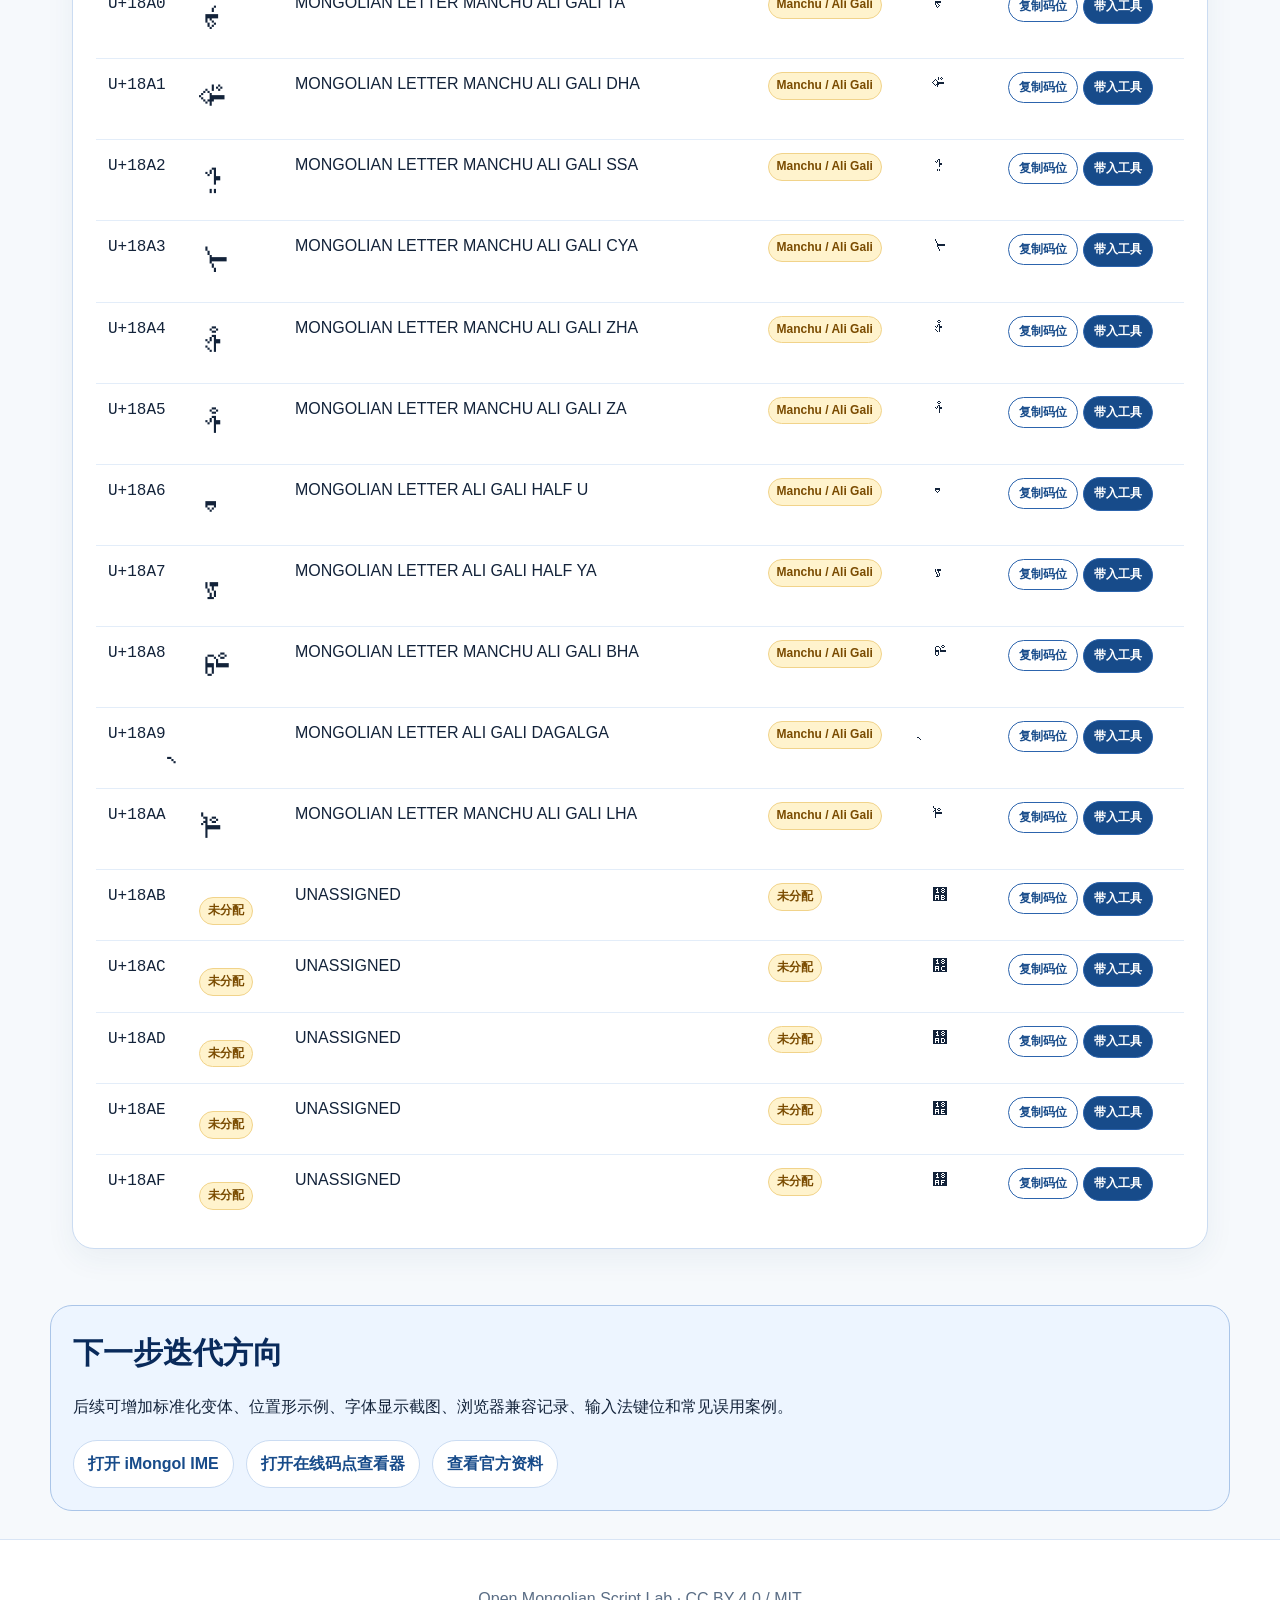
<file: pages/char-table.html>
<!doctype html><html lang="zh-Hans"><head><meta charset="utf-8"/><meta name="viewport" content="width=device-width, initial-scale=1"/><title>字符表 U+1800–U+18AF｜传统蒙古文 Unicode</title><link rel="stylesheet" href="../style.css"/></head><body><nav class="site-nav"><div class="site-nav-inner"><a class="brand" href="../index.html">Mongolian Unicode Guide</a><div class="nav-links"><a href="../index.html">首页</a><a href="beginner.html">大众版</a><a href="char-table.html">字符表</a><a href="ime.html">iMongol IME</a><a href="tools.html">在线工具</a><a href="unicode-block.html">码位</a><a href="shaping.html">字形变换</a><a href="control-chars.html">控制符</a><a href="web-demo.html">Web Demo</a><a href="test-cases.html">测试</a><a href="research.html">资料</a></div></div></nav><header class="page-hero"><div class="page-hero-inner"><p class="eyebrow">Character Table</p><h1>U+1800–U+18AF 可检索字符表</h1><p class="subtitle">按码位、字符名、分类快速检索传统蒙古文 Unicode 区块。</p></div></header><main><section class="section two-col"><div class="card"><h2>检索</h2><input id="charSearch" class="tool-textarea compact-input" placeholder="输入 1820、U+1820、FVS、SIBE、MANCHU 等关键词"/><div class="tool-actions"><button class="tool-button" data-filter="all">全部</button><button class="tool-button ghost" data-filter="punctuation">标点</button><button class="tool-button ghost" data-filter="control">控制符</button><button class="tool-button ghost" data-filter="digit">数字</button><button class="tool-button ghost" data-filter="letter">蒙古字母</button><button class="tool-button ghost" data-filter="todo">Todo</button><button class="tool-button ghost" data-filter="sibe">Sibe</button><button class="tool-button ghost" data-filter="manchu">Manchu / Ali Gali</button><button class="tool-button ghost" data-filter="unassigned">未分配</button></div></div><aside class="card"><h2>统计</h2><div class="stats"><div><strong id="visibleCount">0</strong><span>当前显示</span></div><div><strong id="assignedCount">0</strong><span>已分配</span></div><div><strong id="reservedCount">0</strong><span>保留/未分配</span></div></div><p class="note">用于学习、调试和输入法开发；严肃标准判断请以 Unicode 官方码表为准。</p></aside></section><section class="section grid-2"><article class="card"><h2>字符预览</h2><div id="selectedPreview" class="char-preview-box">选择一个字符</div><pre><code id="selectedInfo">点击表格中的字符查看详情。</code></pre></article><article class="card"><h2>快速说明</h2><ul><li>码位：字符的标准编号。</li><li>字符：浏览器当前字体渲染出的代表性显示。</li><li>名称：Unicode 字符名。</li><li>分类：便于学习和工程筛选。</li></ul></article></section><section class="section"><h2>字符表</h2><div class="card table-wrap"><table class="table"><thead><tr><th>码位</th><th>字符</th><th>名称</th><th>分类</th><th>HTML</th><th>操作</th></tr></thead><tbody id="charRows"></tbody></table></div></section><section class="section callout"><h2>下一步迭代方向</h2><p>后续可增加标准化变体、位置形示例、字体显示截图、浏览器兼容记录、输入法键位和常见误用案例。</p><div class="next-links"><a href="ime.html">打开 iMongol IME</a><a href="tools.html">打开在线码点查看器</a><a href="research.html">查看官方资料</a></div></section></main><footer><p>Open Mongolian Script Lab · CC BY 4.0 / MIT</p></footer><script src="../scripts/char-table.js"></script></body></html>
</file>
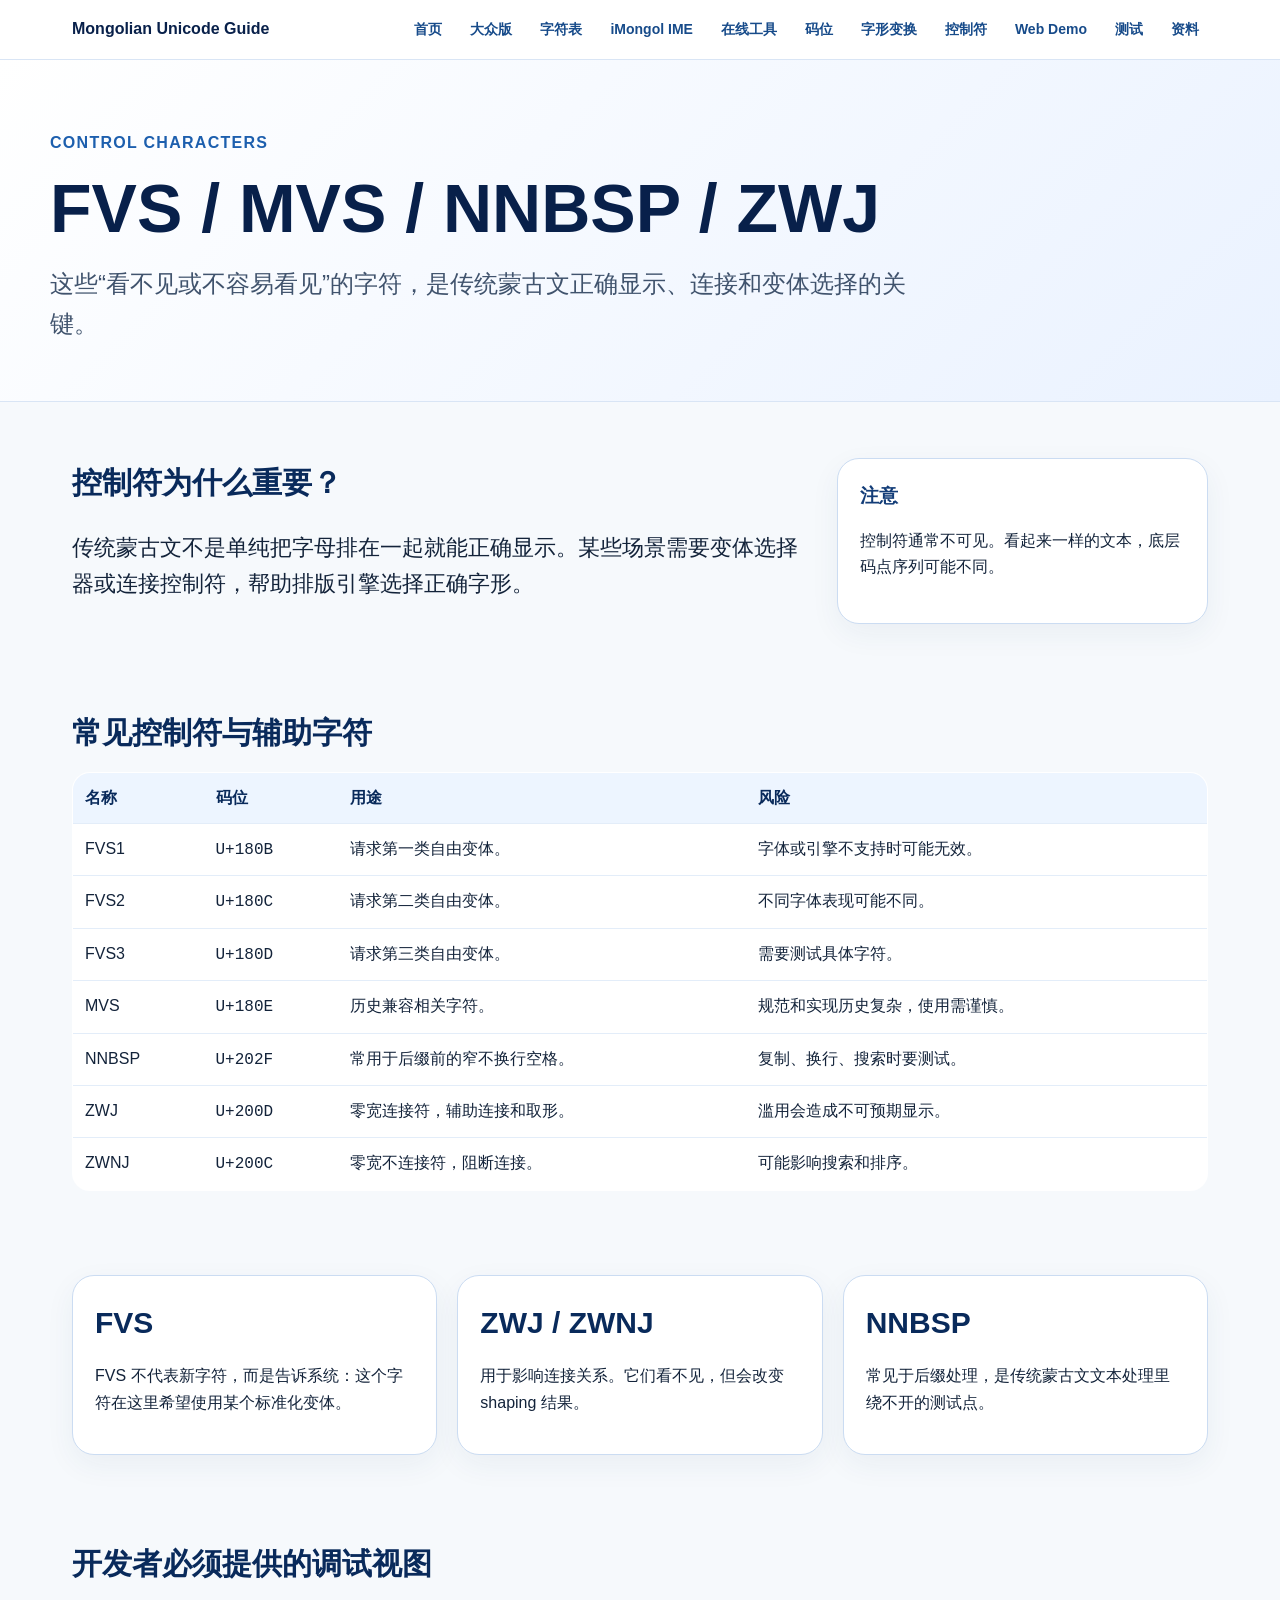
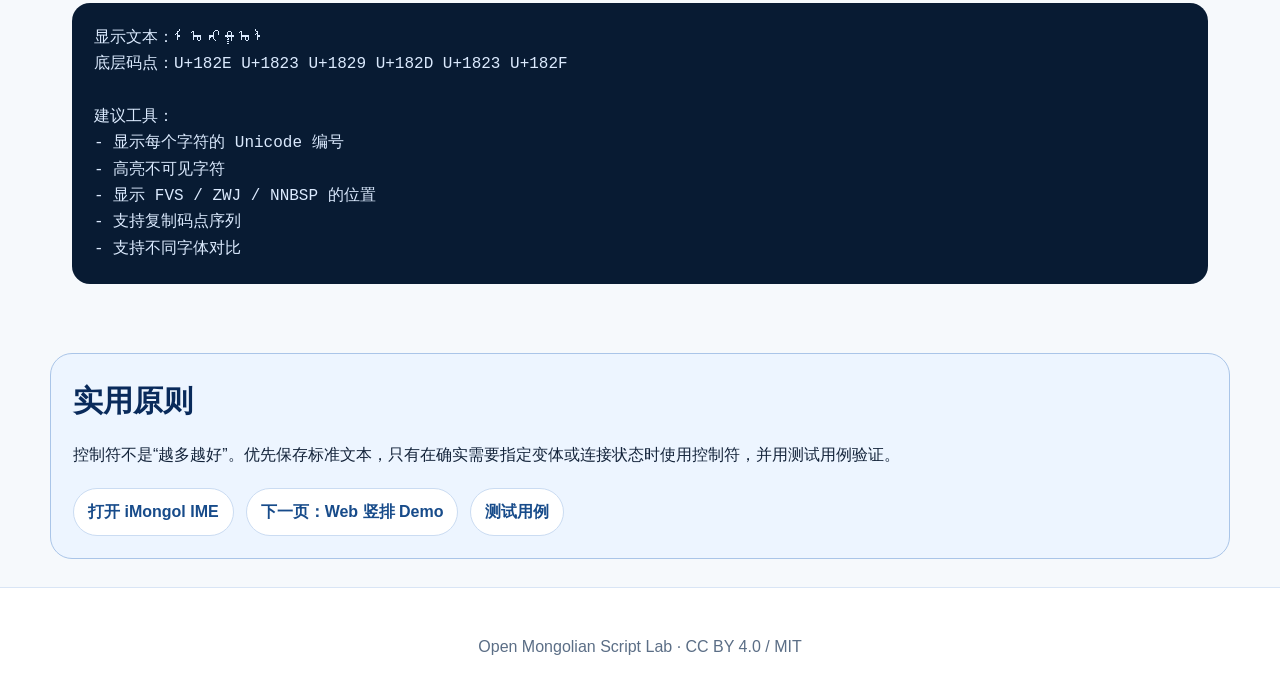
<file: pages/control-chars.html>
<!doctype html>
<html lang="zh-Hans">
<head><meta charset="utf-8" /><meta name="viewport" content="width=device-width, initial-scale=1" /><title>控制符与变体选择器｜传统蒙古文</title><link rel="stylesheet" href="../style.css" /></head>
<body>
<nav class="site-nav"><div class="site-nav-inner"><a class="brand" href="../index.html">Mongolian Unicode Guide</a><div class="nav-links"><a href="../index.html">首页</a><a href="beginner.html">大众版</a><a href="char-table.html">字符表</a><a href="ime.html">iMongol IME</a><a href="tools.html">在线工具</a><a href="unicode-block.html">码位</a><a href="shaping.html">字形变换</a><a href="control-chars.html">控制符</a><a href="web-demo.html">Web Demo</a><a href="test-cases.html">测试</a><a href="research.html">资料</a></div></div></nav>
<header class="page-hero"><div class="page-hero-inner"><p class="eyebrow">Control Characters</p><h1>FVS / MVS / NNBSP / ZWJ</h1><p class="subtitle">这些“看不见或不容易看见”的字符，是传统蒙古文正确显示、连接和变体选择的关键。</p></div></header>
<main>
<section class="section two-col"><div><h2>控制符为什么重要？</h2><p class="lead">传统蒙古文不是单纯把字母排在一起就能正确显示。某些场景需要变体选择器或连接控制符，帮助排版引擎选择正确字形。</p></div><aside class="card"><h3>注意</h3><p>控制符通常不可见。看起来一样的文本，底层码点序列可能不同。</p></aside></section>
<section class="section"><h2>常见控制符与辅助字符</h2><table class="table"><thead><tr><th>名称</th><th>码位</th><th>用途</th><th>风险</th></tr></thead><tbody><tr><td>FVS1</td><td><code>U+180B</code></td><td>请求第一类自由变体。</td><td>字体或引擎不支持时可能无效。</td></tr><tr><td>FVS2</td><td><code>U+180C</code></td><td>请求第二类自由变体。</td><td>不同字体表现可能不同。</td></tr><tr><td>FVS3</td><td><code>U+180D</code></td><td>请求第三类自由变体。</td><td>需要测试具体字符。</td></tr><tr><td>MVS</td><td><code>U+180E</code></td><td>历史兼容相关字符。</td><td>规范和实现历史复杂，使用需谨慎。</td></tr><tr><td>NNBSP</td><td><code>U+202F</code></td><td>常用于后缀前的窄不换行空格。</td><td>复制、换行、搜索时要测试。</td></tr><tr><td>ZWJ</td><td><code>U+200D</code></td><td>零宽连接符，辅助连接和取形。</td><td>滥用会造成不可预期显示。</td></tr><tr><td>ZWNJ</td><td><code>U+200C</code></td><td>零宽不连接符，阻断连接。</td><td>可能影响搜索和排序。</td></tr></tbody></table></section>
<section class="section grid-3"><article class="card"><h2>FVS</h2><p>FVS 不代表新字符，而是告诉系统：这个字符在这里希望使用某个标准化变体。</p></article><article class="card"><h2>ZWJ / ZWNJ</h2><p>用于影响连接关系。它们看不见，但会改变 shaping 结果。</p></article><article class="card"><h2>NNBSP</h2><p>常见于后缀处理，是传统蒙古文文本处理里绕不开的测试点。</p></article></section>
<section class="section"><h2>开发者必须提供的调试视图</h2><pre><code>显示文本：ᠮᠣᠩᠭᠣᠯ
底层码点：U+182E U+1823 U+1829 U+182D U+1823 U+182F

建议工具：
- 显示每个字符的 Unicode 编号
- 高亮不可见字符
- 显示 FVS / ZWJ / NNBSP 的位置
- 支持复制码点序列
- 支持不同字体对比</code></pre></section>
<section class="section callout"><h2>实用原则</h2><p>控制符不是“越多越好”。优先保存标准文本，只有在确实需要指定变体或连接状态时使用控制符，并用测试用例验证。</p><div class="next-links"><a href="ime.html">打开 iMongol IME</a><a href="web-demo.html">下一页：Web 竖排 Demo</a><a href="test-cases.html">测试用例</a></div></section>
</main><footer><p>Open Mongolian Script Lab · CC BY 4.0 / MIT</p></footer>
</body></html>
</file>
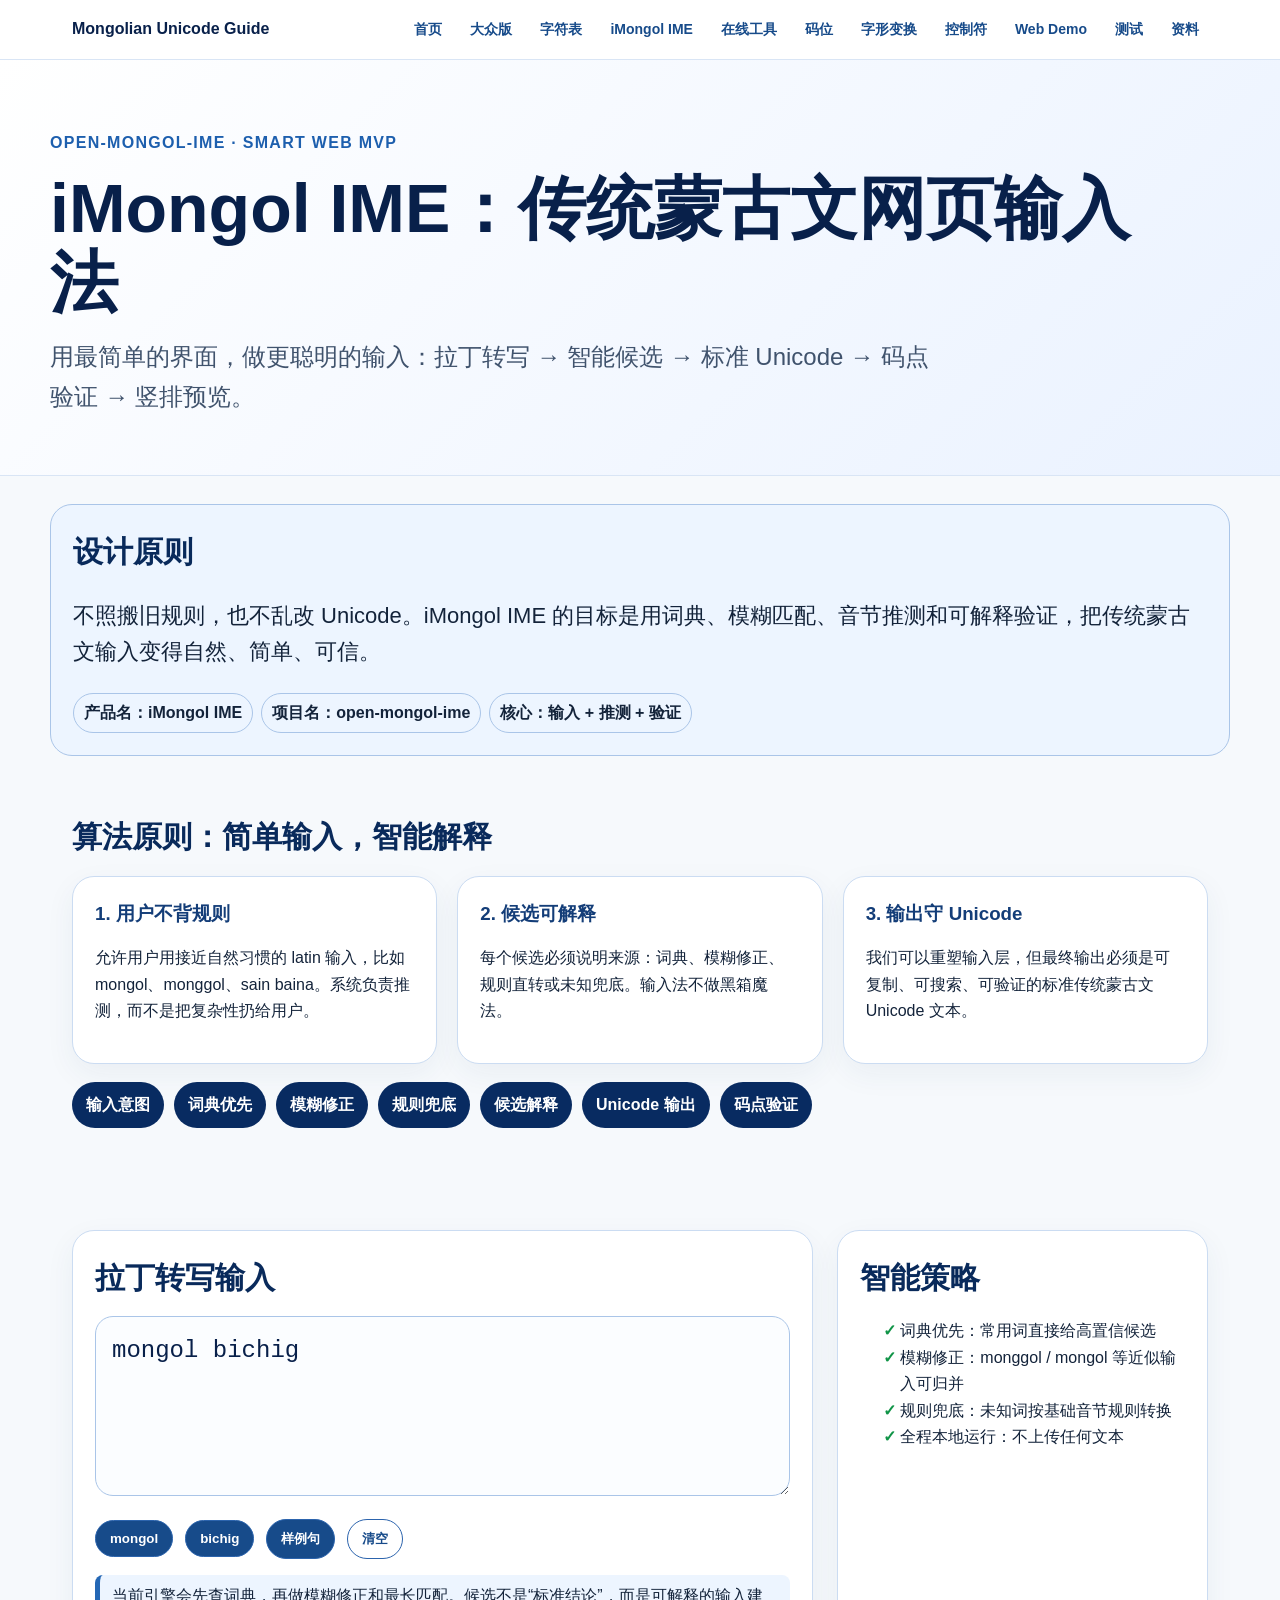
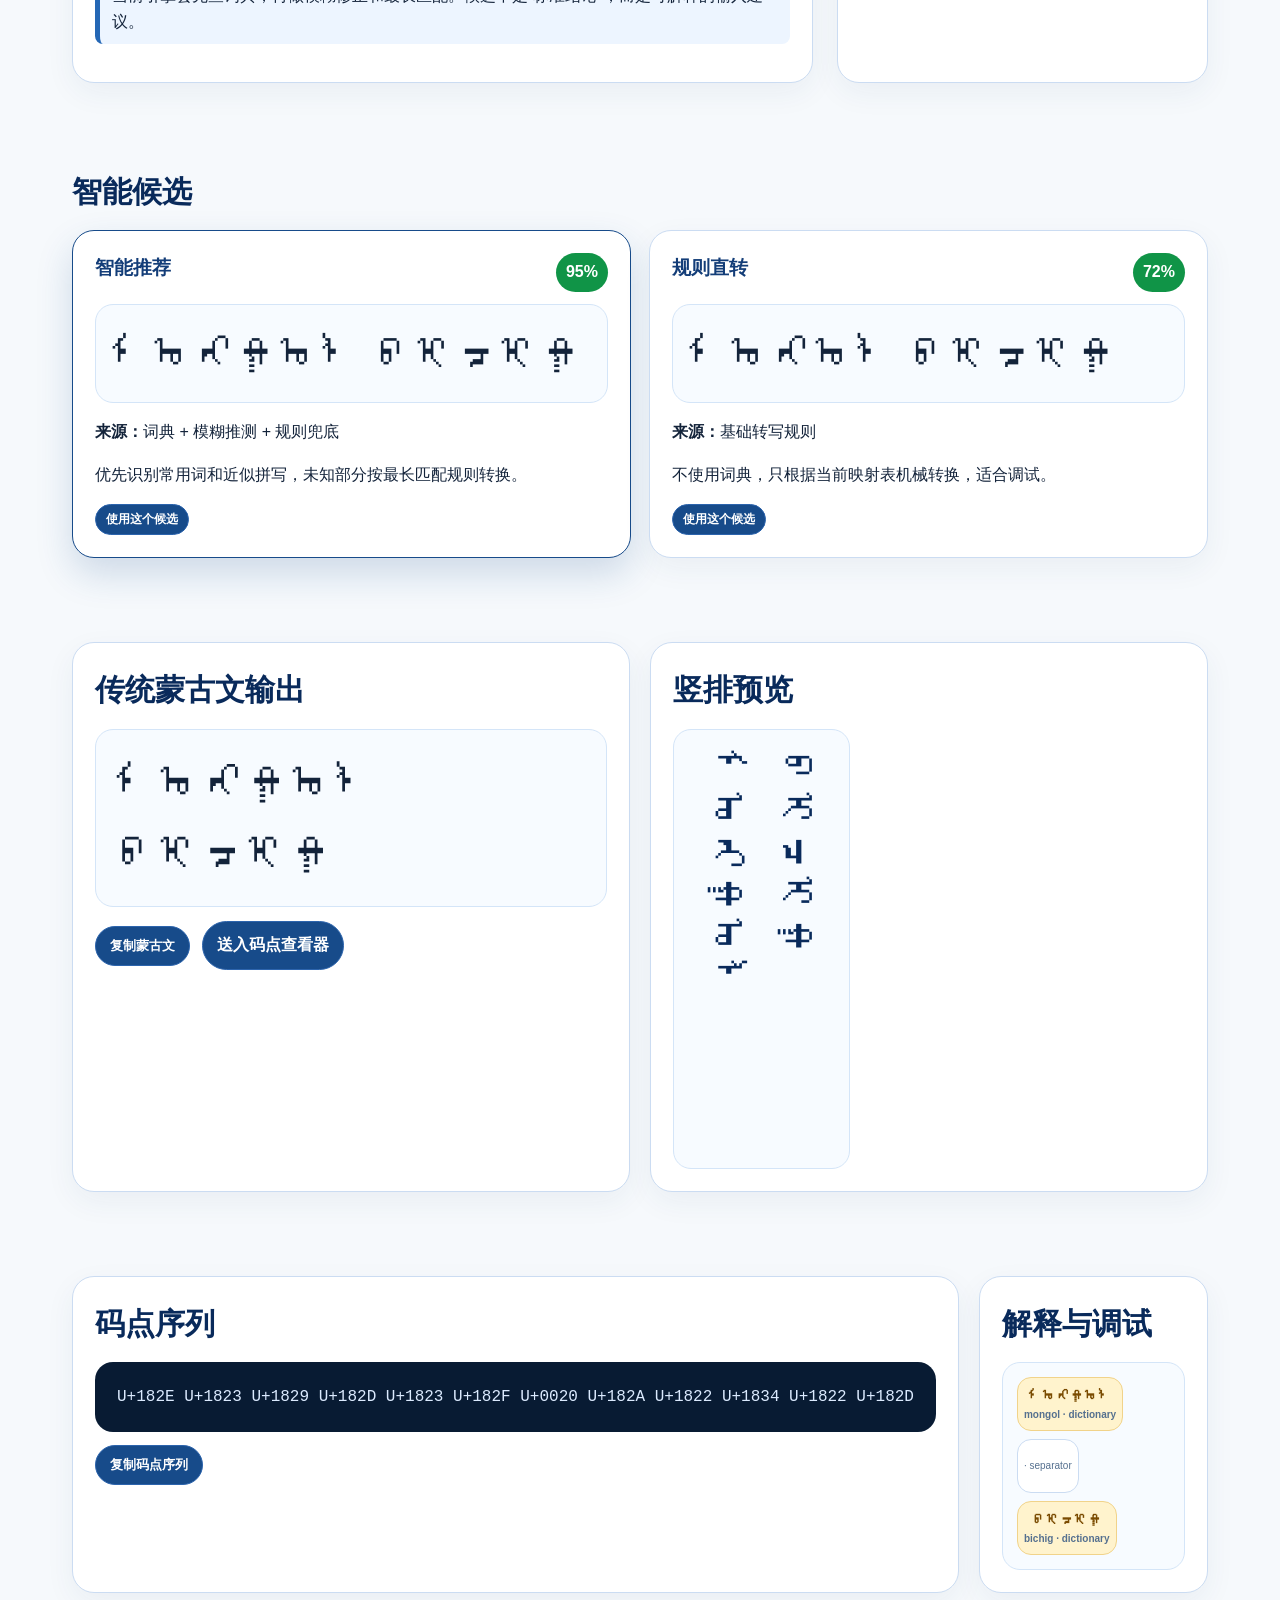
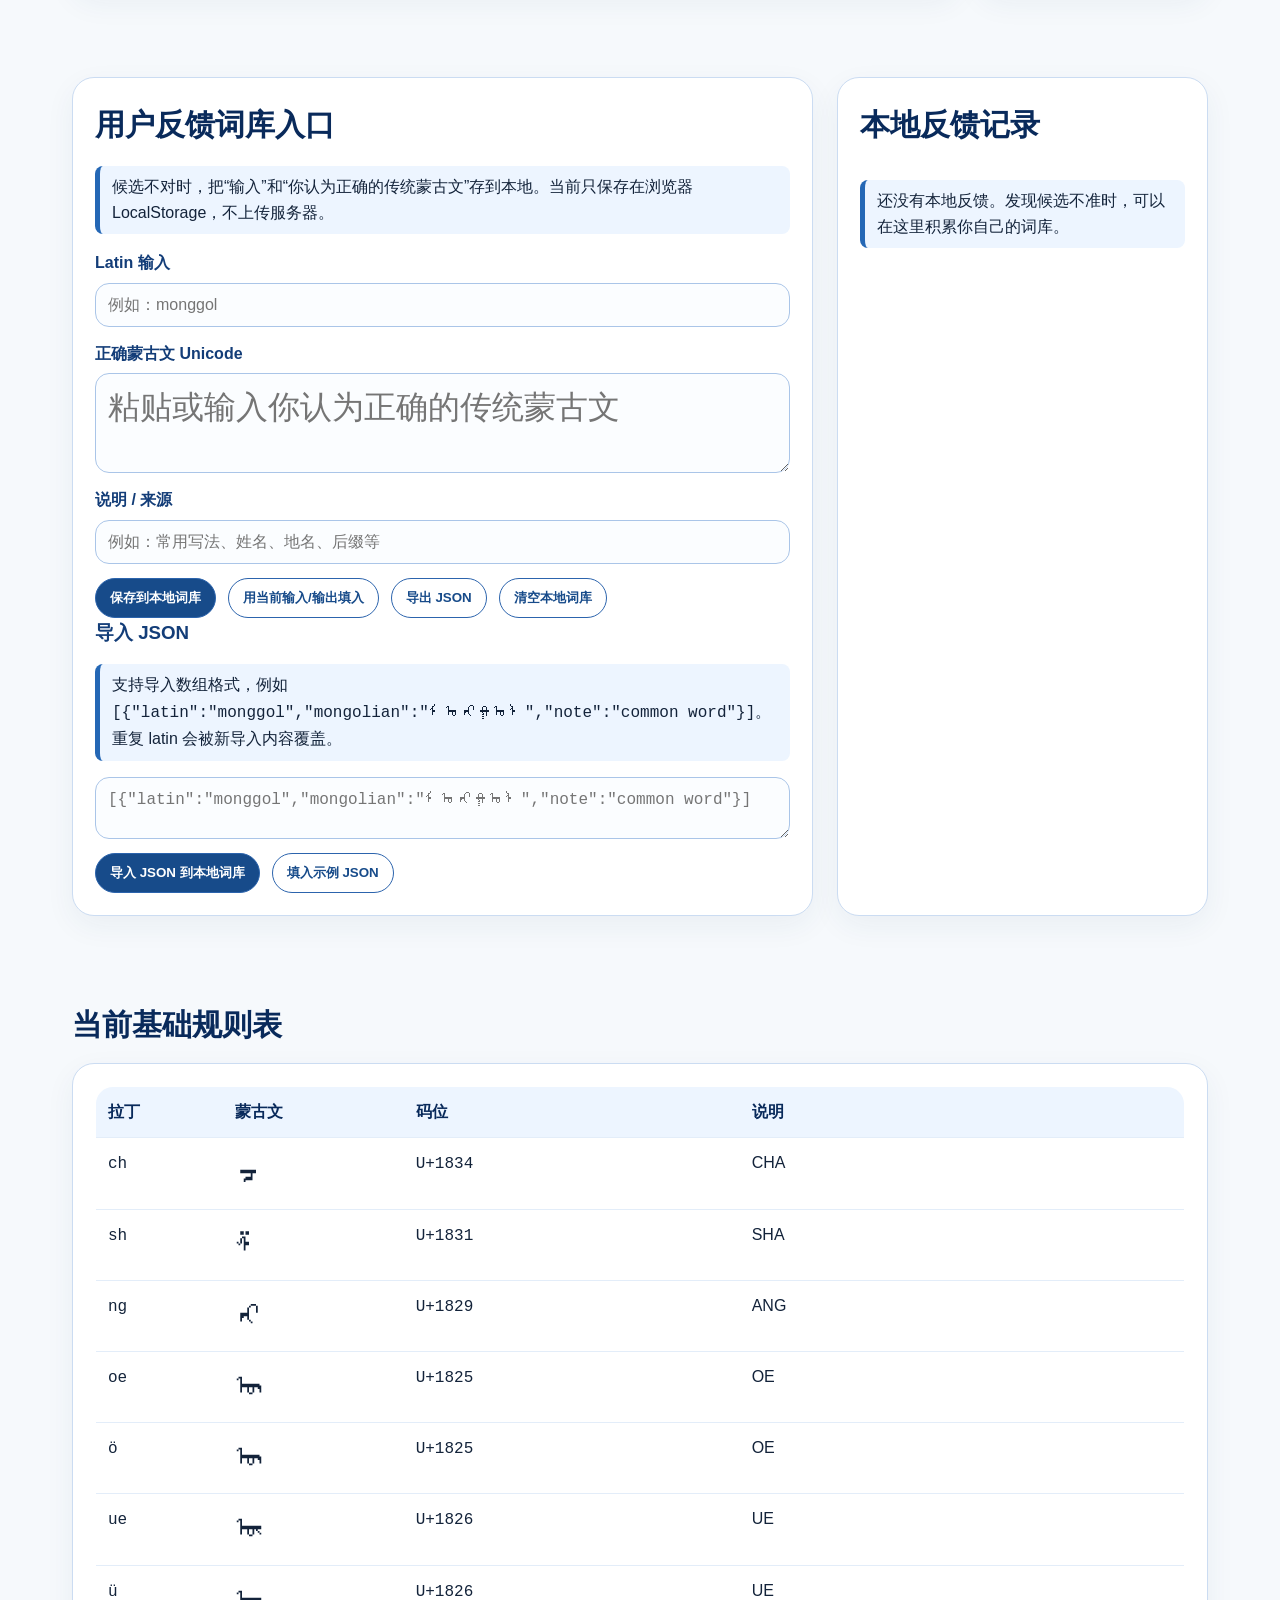
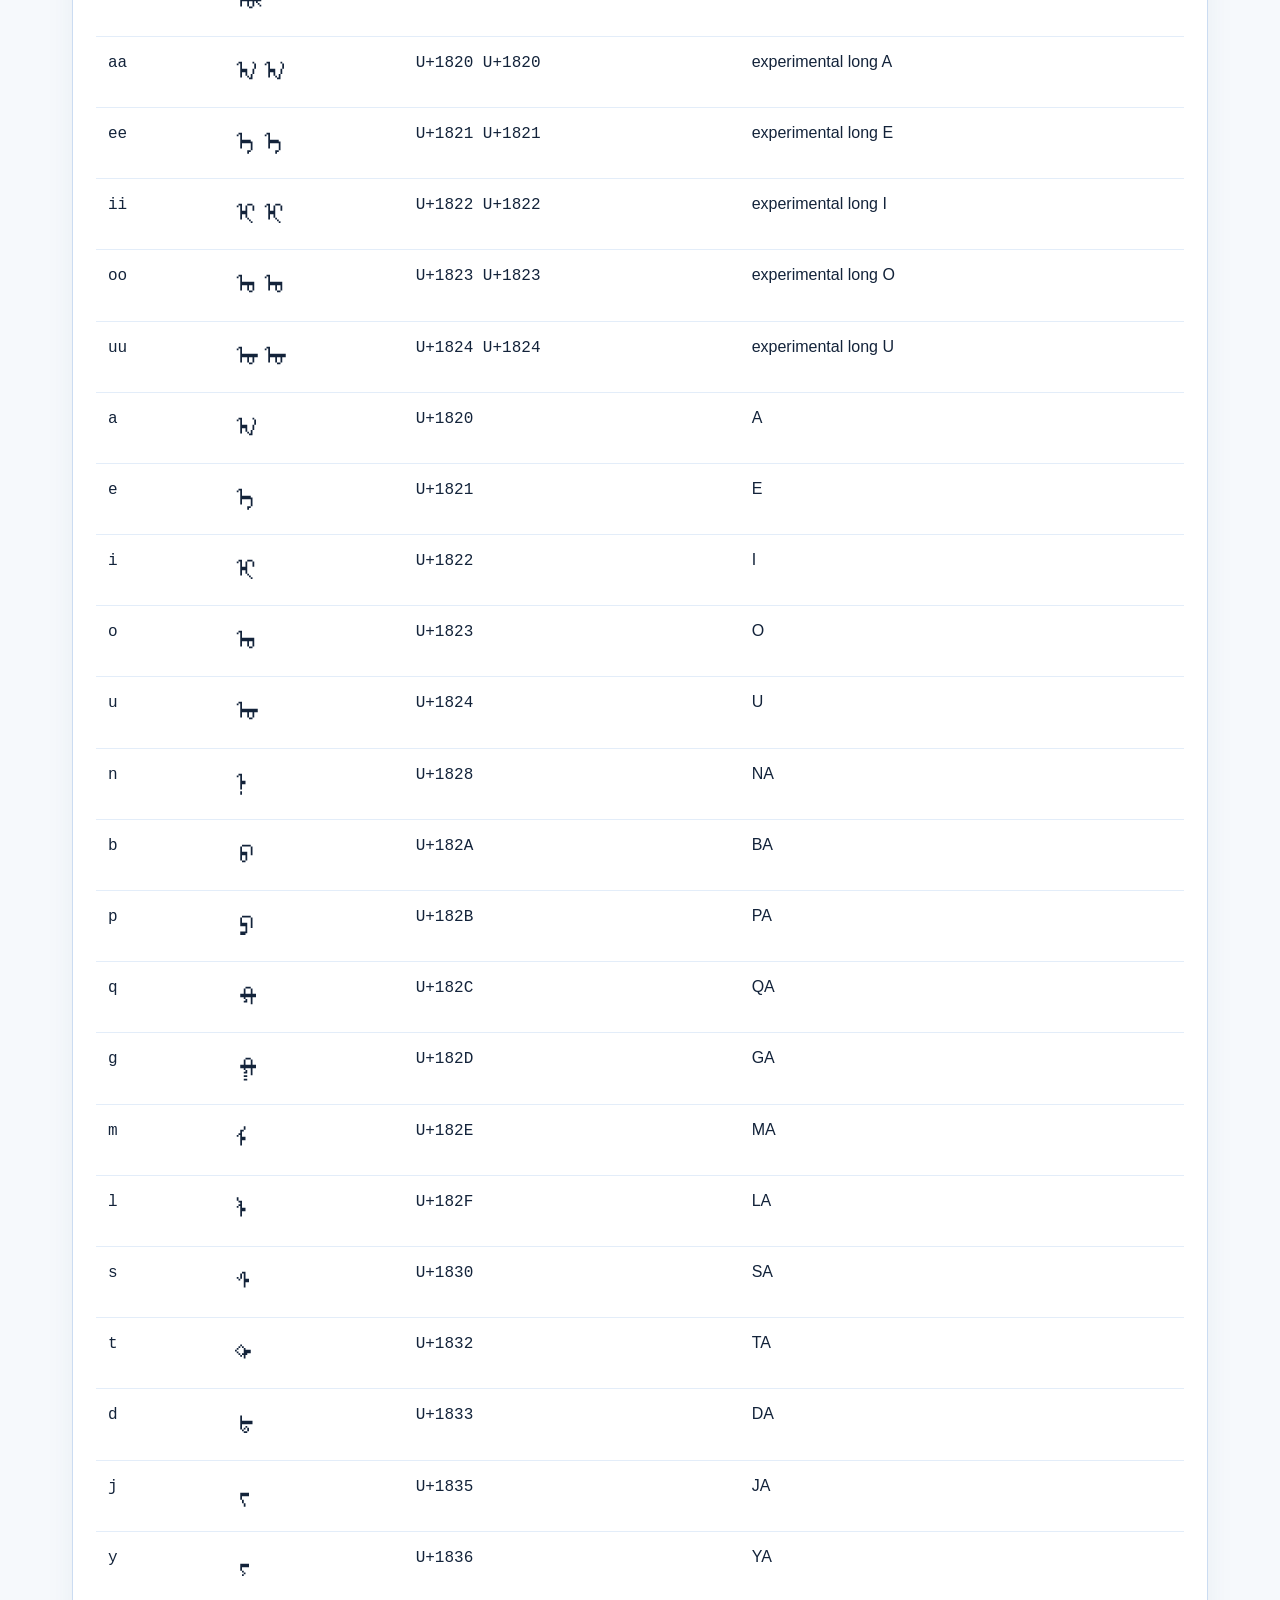
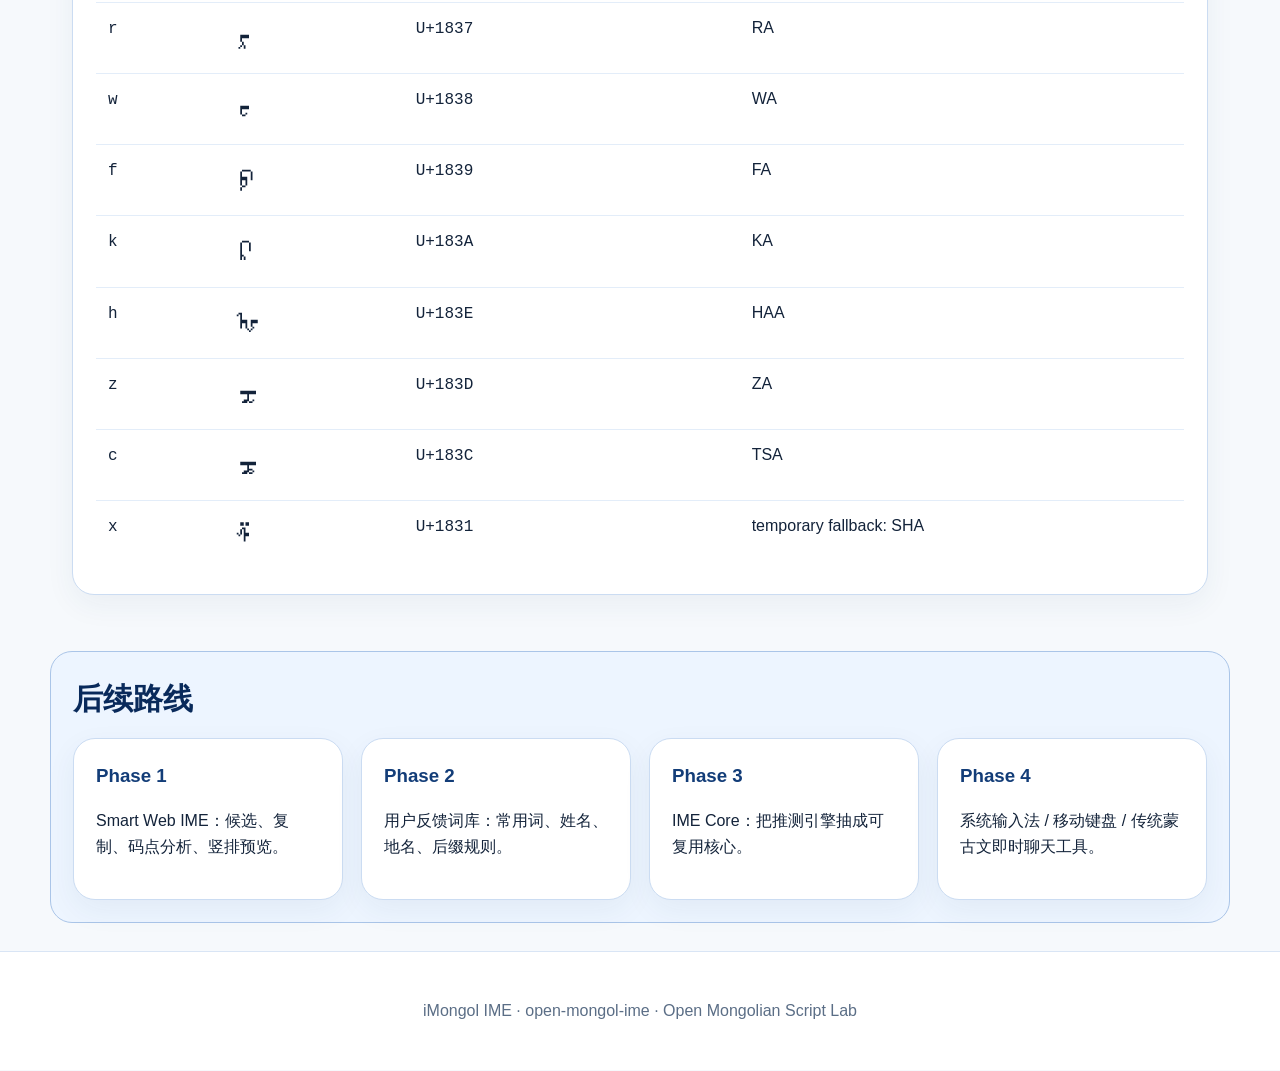
<file: pages/ime.html>
<!doctype html>
<html lang="zh-Hans">
<head>
  <meta charset="utf-8" />
  <meta name="viewport" content="width=device-width, initial-scale=1" />
  <title>iMongol IME｜传统蒙古文网页输入法</title>
  <link rel="stylesheet" href="../style.css" />
</head>
<body>
<nav class="site-nav"><div class="site-nav-inner"><a class="brand" href="../index.html">Mongolian Unicode Guide</a><div class="nav-links"><a href="../index.html">首页</a><a href="beginner.html">大众版</a><a href="char-table.html">字符表</a><a href="ime.html">iMongol IME</a><a href="tools.html">在线工具</a><a href="unicode-block.html">码位</a><a href="shaping.html">字形变换</a><a href="control-chars.html">控制符</a><a href="web-demo.html">Web Demo</a><a href="test-cases.html">测试</a><a href="research.html">资料</a></div></div></nav>
<header class="page-hero"><div class="page-hero-inner"><p class="eyebrow">open-mongol-ime · Smart Web MVP</p><h1>iMongol IME：传统蒙古文网页输入法</h1><p class="subtitle">用最简单的界面，做更聪明的输入：拉丁转写 → 智能候选 → 标准 Unicode → 码点验证 → 竖排预览。</p></div></header>
<main>
<section class="section callout">
  <h2>设计原则</h2>
  <p class="lead">不照搬旧规则，也不乱改 Unicode。iMongol IME 的目标是用词典、模糊匹配、音节推测和可解释验证，把传统蒙古文输入变得自然、简单、可信。</p>
  <div class="chips"><span>产品名：iMongol IME</span><span>项目名：open-mongol-ime</span><span>核心：输入 + 推测 + 验证</span></div>
</section>

<section class="section">
  <h2>算法原则：简单输入，智能解释</h2>
  <div class="grid-3">
    <article class="card"><h3>1. 用户不背规则</h3><p>允许用户用接近自然习惯的 latin 输入，比如 mongol、monggol、sain baina。系统负责推测，而不是把复杂性扔给用户。</p></article>
    <article class="card"><h3>2. 候选可解释</h3><p>每个候选必须说明来源：词典、模糊修正、规则直转或未知兜底。输入法不做黑箱魔法。</p></article>
    <article class="card"><h3>3. 输出守 Unicode</h3><p>我们可以重塑输入层，但最终输出必须是可复制、可搜索、可验证的标准传统蒙古文 Unicode 文本。</p></article>
  </div>
  <div class="flow"><span>输入意图</span><span>词典优先</span><span>模糊修正</span><span>规则兜底</span><span>候选解释</span><span>Unicode 输出</span><span>码点验证</span></div>
</section>

<section class="section two-col">
  <div class="card">
    <h2>拉丁转写输入</h2>
    <textarea id="latinInput" class="tool-textarea latin-ime" spellcheck="false" placeholder="输入 latin transliteration，例如：mongol bichig">mongol bichig</textarea>
    <div class="tool-actions">
      <button id="sampleMongol" class="tool-button">mongol</button>
      <button id="sampleBichig" class="tool-button">bichig</button>
      <button id="sampleSentence" class="tool-button">样例句</button>
      <button id="clearIme" class="tool-button ghost">清空</button>
    </div>
    <p class="note">当前引擎会先查词典，再做模糊修正和最长匹配。候选不是“标准结论”，而是可解释的输入建议。</p>
  </div>
  <aside class="card">
    <h2>智能策略</h2>
    <ul class="checks">
      <li>词典优先：常用词直接给高置信候选</li>
      <li>模糊修正：monggol / mongol 等近似输入可归并</li>
      <li>规则兜底：未知词按基础音节规则转换</li>
      <li>全程本地运行：不上传任何文本</li>
    </ul>
  </aside>
</section>

<section class="section">
  <h2>智能候选</h2>
  <div id="candidateList" class="candidate-list"></div>
</section>

<section class="section grid-2">
  <article class="card">
    <h2>传统蒙古文输出</h2>
    <div id="mongolianOutput" class="ime-output" lang="mn-Mong"></div>
    <div class="tool-actions">
      <button id="copyMongolian" class="tool-button">复制蒙古文</button>
      <a id="sendToTools" class="tool-button" href="tools.html">送入码点查看器</a>
    </div>
  </article>
  <article class="card">
    <h2>竖排预览</h2>
    <div id="verticalImePreview" class="ime-vertical-preview" lang="mn-Mong"></div>
  </article>
</section>

<section class="section grid-2">
  <article class="card">
    <h2>码点序列</h2>
    <pre><code id="imeCodepoints"></code></pre>
    <button id="copyImeCodepoints" class="tool-button">复制码点序列</button>
  </article>
  <article class="card">
    <h2>解释与调试</h2>
    <div id="imeDebug" class="debug-view"></div>
  </article>
</section>

<section class="section two-col">
  <div class="card">
    <h2>用户反馈词库入口</h2>
    <p class="note">候选不对时，把“输入”和“你认为正确的传统蒙古文”存到本地。当前只保存在浏览器 LocalStorage，不上传服务器。</p>
    <label class="feedback-label">Latin 输入
      <input id="feedbackLatin" class="feedback-input" placeholder="例如：monggol" />
    </label>
    <label class="feedback-label">正确蒙古文 Unicode
      <textarea id="feedbackMongolian" class="feedback-input feedback-mongolian" placeholder="粘贴或输入你认为正确的传统蒙古文"></textarea>
    </label>
    <label class="feedback-label">说明 / 来源
      <input id="feedbackNote" class="feedback-input" placeholder="例如：常用写法、姓名、地名、后缀等" />
    </label>
    <div class="tool-actions">
      <button id="saveFeedback" class="tool-button">保存到本地词库</button>
      <button id="useCurrentAsFeedback" class="tool-button ghost">用当前输入/输出填入</button>
      <button id="exportFeedback" class="tool-button ghost">导出 JSON</button>
      <button id="clearFeedback" class="tool-button ghost">清空本地词库</button>
    </div>

    <h3>导入 JSON</h3>
    <p class="note">支持导入数组格式，例如 <code>[{"latin":"monggol","mongolian":"ᠮᠣᠩᠭᠣᠯ","note":"common word"}]</code>。重复 latin 会被新导入内容覆盖。</p>
    <textarea id="importFeedbackJson" class="feedback-input import-json" placeholder='[{"latin":"monggol","mongolian":"ᠮᠣᠩᠭᠣᠯ","note":"common word"}]'></textarea>
    <div class="tool-actions">
      <button id="importFeedback" class="tool-button">导入 JSON 到本地词库</button>
      <button id="loadSampleImport" class="tool-button ghost">填入示例 JSON</button>
    </div>
    <p id="importFeedbackStatus" class="note" hidden></p>
  </div>
  <aside class="card">
    <h2>本地反馈记录</h2>
    <div id="feedbackList" class="feedback-list"></div>
  </aside>
</section>

<section class="section">
  <h2>当前基础规则表</h2>
  <div class="card table-wrap">
    <table class="table"><thead><tr><th>拉丁</th><th>蒙古文</th><th>码位</th><th>说明</th></tr></thead><tbody id="ruleRows"></tbody></table>
  </div>
</section>

<section class="section callout">
  <h2>后续路线</h2>
  <div class="four">
    <article class="card"><h3>Phase 1</h3><p>Smart Web IME：候选、复制、码点分析、竖排预览。</p></article>
    <article class="card"><h3>Phase 2</h3><p>用户反馈词库：常用词、姓名、地名、后缀规则。</p></article>
    <article class="card"><h3>Phase 3</h3><p>IME Core：把推测引擎抽成可复用核心。</p></article>
    <article class="card"><h3>Phase 4</h3><p>系统输入法 / 移动键盘 / 传统蒙古文即时聊天工具。</p></article>
  </div>
</section>
</main>
<footer><p>iMongol IME · open-mongol-ime · Open Mongolian Script Lab</p></footer>
<script src="../scripts/ime-data.js"></script>
<script src="../scripts/ime-engine.js"></script>
<script src="../scripts/ime.js"></script>
</body>
</html>
</file>
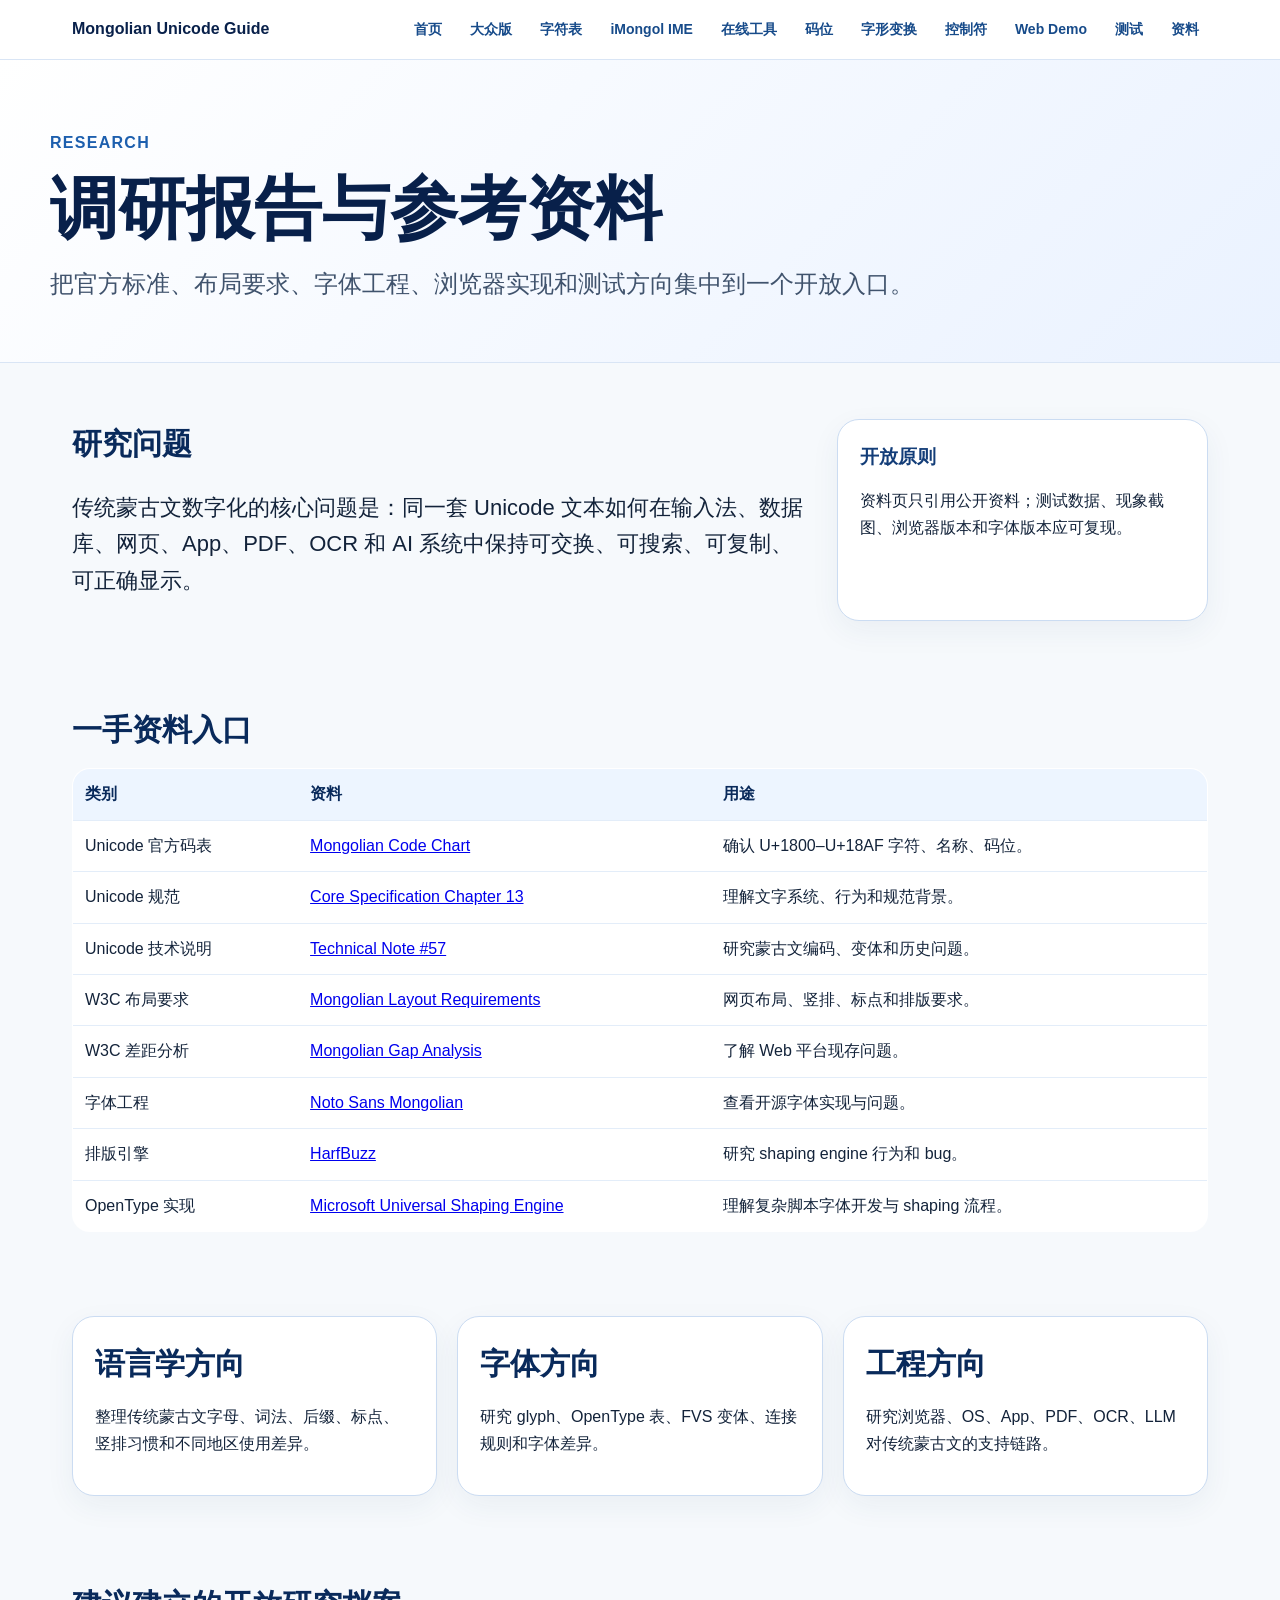
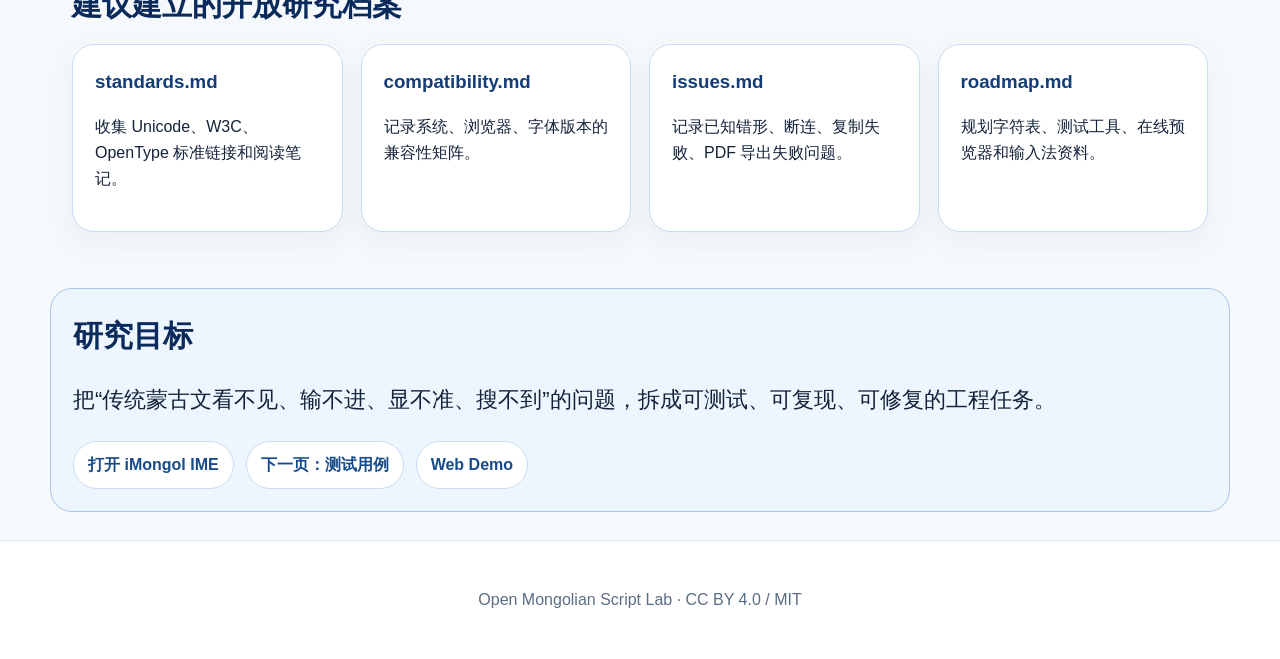
<file: pages/research.html>
<!doctype html>
<html lang="zh-Hans">
<head><meta charset="utf-8" /><meta name="viewport" content="width=device-width, initial-scale=1" /><title>调研报告与参考资料｜传统蒙古文 Unicode</title><link rel="stylesheet" href="../style.css" /></head>
<body>
<nav class="site-nav"><div class="site-nav-inner"><a class="brand" href="../index.html">Mongolian Unicode Guide</a><div class="nav-links"><a href="../index.html">首页</a><a href="beginner.html">大众版</a><a href="char-table.html">字符表</a><a href="ime.html">iMongol IME</a><a href="tools.html">在线工具</a><a href="unicode-block.html">码位</a><a href="shaping.html">字形变换</a><a href="control-chars.html">控制符</a><a href="web-demo.html">Web Demo</a><a href="test-cases.html">测试</a><a href="research.html">资料</a></div></div></nav>
<header class="page-hero"><div class="page-hero-inner"><p class="eyebrow">Research</p><h1>调研报告与参考资料</h1><p class="subtitle">把官方标准、布局要求、字体工程、浏览器实现和测试方向集中到一个开放入口。</p></div></header>
<main>
<section class="section two-col"><div><h2>研究问题</h2><p class="lead">传统蒙古文数字化的核心问题是：同一套 Unicode 文本如何在输入法、数据库、网页、App、PDF、OCR 和 AI 系统中保持可交换、可搜索、可复制、可正确显示。</p></div><aside class="card"><h3>开放原则</h3><p>资料页只引用公开资料；测试数据、现象截图、浏览器版本和字体版本应可复现。</p></aside></section>
<section class="section"><h2>一手资料入口</h2><table class="table"><thead><tr><th>类别</th><th>资料</th><th>用途</th></tr></thead><tbody><tr><td>Unicode 官方码表</td><td><a href="https://www.unicode.org/charts/PDF/U1800.pdf">Mongolian Code Chart</a></td><td>确认 U+1800–U+18AF 字符、名称、码位。</td></tr><tr><td>Unicode 规范</td><td><a href="https://www.unicode.org/versions/Unicode17.0.0/core-spec/chapter-13/">Core Specification Chapter 13</a></td><td>理解文字系统、行为和规范背景。</td></tr><tr><td>Unicode 技术说明</td><td><a href="https://www.unicode.org/notes/tn57/">Technical Note #57</a></td><td>研究蒙古文编码、变体和历史问题。</td></tr><tr><td>W3C 布局要求</td><td><a href="https://www.w3.org/TR/mlreq/">Mongolian Layout Requirements</a></td><td>网页布局、竖排、标点和排版要求。</td></tr><tr><td>W3C 差距分析</td><td><a href="https://www.w3.org/TR/mong-gap/">Mongolian Gap Analysis</a></td><td>了解 Web 平台现存问题。</td></tr><tr><td>字体工程</td><td><a href="https://github.com/notofonts/mongolian">Noto Sans Mongolian</a></td><td>查看开源字体实现与问题。</td></tr><tr><td>排版引擎</td><td><a href="https://github.com/harfbuzz/harfbuzz">HarfBuzz</a></td><td>研究 shaping engine 行为和 bug。</td></tr><tr><td>OpenType 实现</td><td><a href="https://learn.microsoft.com/en-us/typography/script-development/use">Microsoft Universal Shaping Engine</a></td><td>理解复杂脚本字体开发与 shaping 流程。</td></tr></tbody></table></section>
<section class="section grid-3"><article class="card"><h2>语言学方向</h2><p>整理传统蒙古文字母、词法、后缀、标点、竖排习惯和不同地区使用差异。</p></article><article class="card"><h2>字体方向</h2><p>研究 glyph、OpenType 表、FVS 变体、连接规则和字体差异。</p></article><article class="card"><h2>工程方向</h2><p>研究浏览器、OS、App、PDF、OCR、LLM 对传统蒙古文的支持链路。</p></article></section>
<section class="section"><h2>建议建立的开放研究档案</h2><div class="four"><article class="card"><h3>standards.md</h3><p>收集 Unicode、W3C、OpenType 标准链接和阅读笔记。</p></article><article class="card"><h3>compatibility.md</h3><p>记录系统、浏览器、字体版本的兼容性矩阵。</p></article><article class="card"><h3>issues.md</h3><p>记录已知错形、断连、复制失败、PDF 导出失败问题。</p></article><article class="card"><h3>roadmap.md</h3><p>规划字符表、测试工具、在线预览器和输入法资料。</p></article></div></section>
<section class="section callout"><h2>研究目标</h2><p class="lead">把“传统蒙古文看不见、输不进、显不准、搜不到”的问题，拆成可测试、可复现、可修复的工程任务。</p><div class="next-links"><a href="ime.html">打开 iMongol IME</a><a href="test-cases.html">下一页：测试用例</a><a href="web-demo.html">Web Demo</a></div></section>
</main><footer><p>Open Mongolian Script Lab · CC BY 4.0 / MIT</p></footer>
</body></html>
</file>
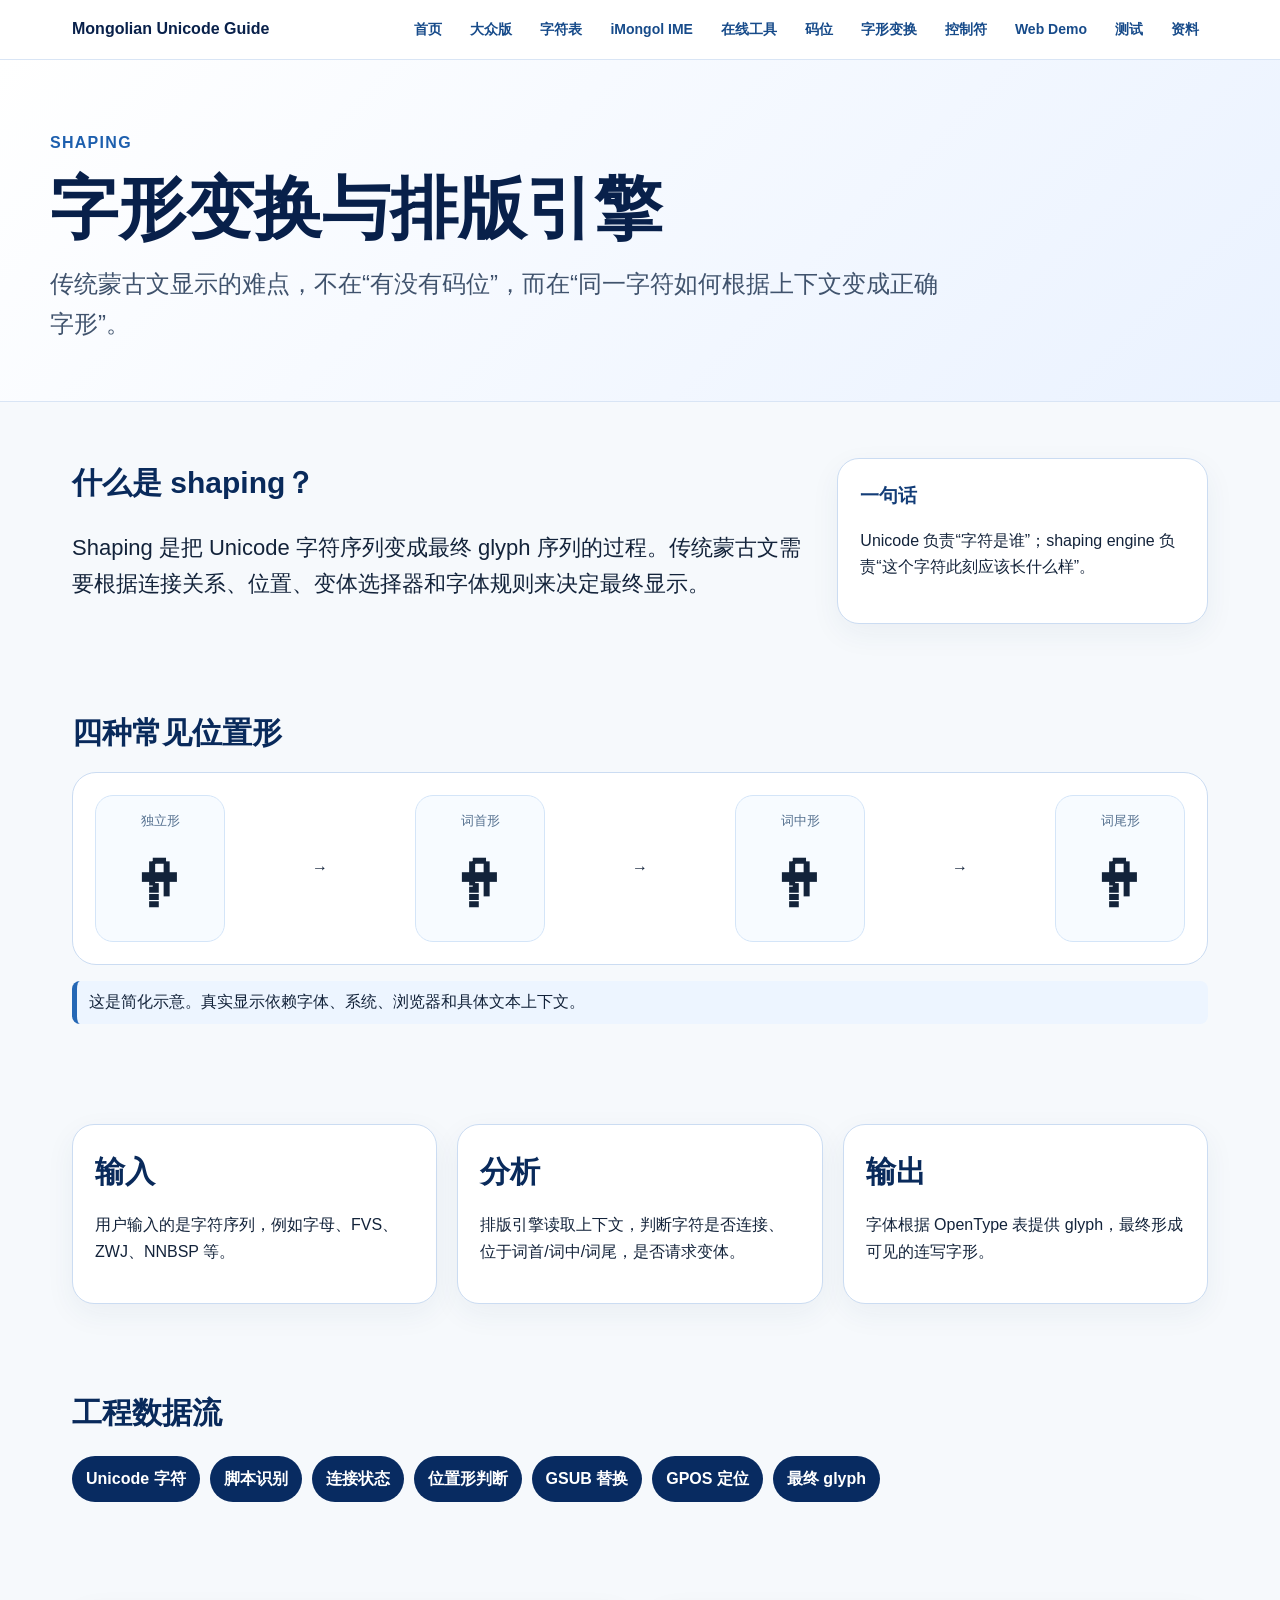
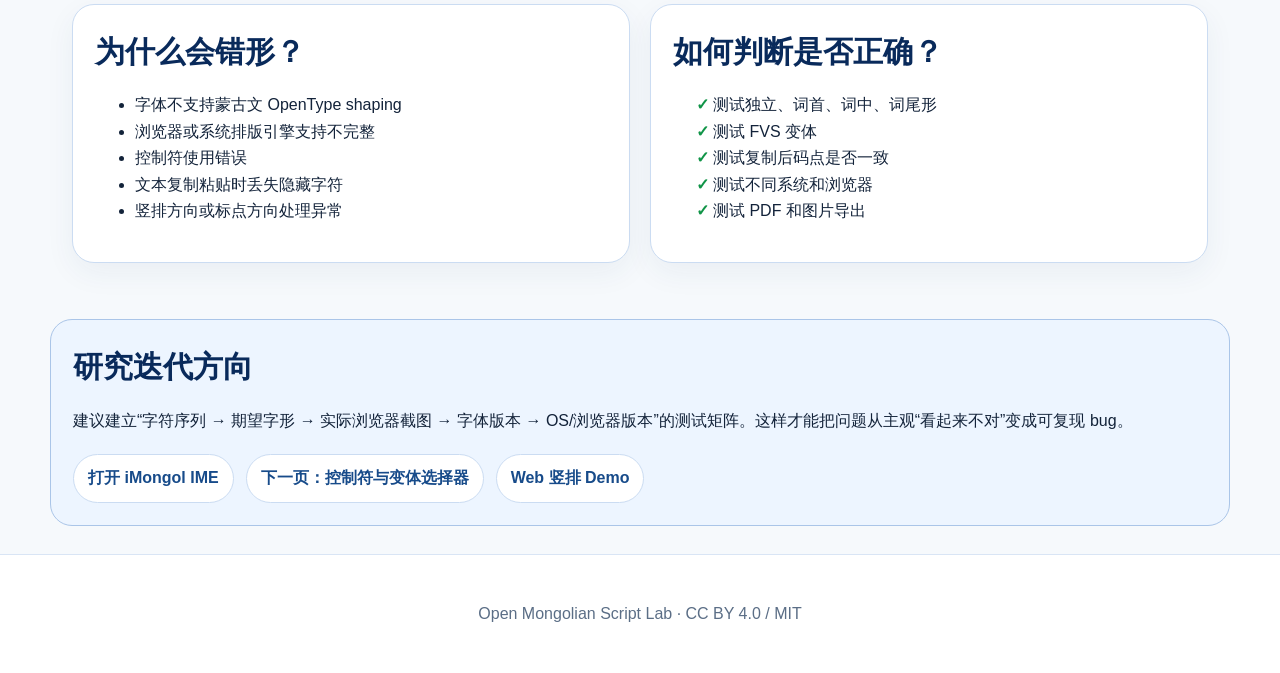
<file: pages/shaping.html>
<!doctype html>
<html lang="zh-Hans">
<head><meta charset="utf-8" /><meta name="viewport" content="width=device-width, initial-scale=1" /><title>字形变换与排版引擎｜传统蒙古文</title><link rel="stylesheet" href="../style.css" /></head>
<body>
<nav class="site-nav"><div class="site-nav-inner"><a class="brand" href="../index.html">Mongolian Unicode Guide</a><div class="nav-links"><a href="../index.html">首页</a><a href="beginner.html">大众版</a><a href="char-table.html">字符表</a><a href="ime.html">iMongol IME</a><a href="tools.html">在线工具</a><a href="unicode-block.html">码位</a><a href="shaping.html">字形变换</a><a href="control-chars.html">控制符</a><a href="web-demo.html">Web Demo</a><a href="test-cases.html">测试</a><a href="research.html">资料</a></div></div></nav>
<header class="page-hero"><div class="page-hero-inner"><p class="eyebrow">Shaping</p><h1>字形变换与排版引擎</h1><p class="subtitle">传统蒙古文显示的难点，不在“有没有码位”，而在“同一字符如何根据上下文变成正确字形”。</p></div></header>
<main>
<section class="section two-col"><div><h2>什么是 shaping？</h2><p class="lead">Shaping 是把 Unicode 字符序列变成最终 glyph 序列的过程。传统蒙古文需要根据连接关系、位置、变体选择器和字体规则来决定最终显示。</p></div><aside class="card"><h3>一句话</h3><p>Unicode 负责“字符是谁”；shaping engine 负责“这个字符此刻应该长什么样”。</p></aside></section>
<section class="section"><h2>四种常见位置形</h2><div class="forms"><div><small>独立形</small><b>ᠭ</b></div><span>→</span><div><small>词首形</small><b>ᠭ‍</b></div><span>→</span><div><small>词中形</small><b>‍ᠭ‍</b></div><span>→</span><div><small>词尾形</small><b>‍ᠭ</b></div></div><p class="note">这是简化示意。真实显示依赖字体、系统、浏览器和具体文本上下文。</p></section>
<section class="section grid-3"><article class="card"><h2>输入</h2><p>用户输入的是字符序列，例如字母、FVS、ZWJ、NNBSP 等。</p></article><article class="card"><h2>分析</h2><p>排版引擎读取上下文，判断字符是否连接、位于词首/词中/词尾，是否请求变体。</p></article><article class="card"><h2>输出</h2><p>字体根据 OpenType 表提供 glyph，最终形成可见的连写字形。</p></article></section>
<section class="section"><h2>工程数据流</h2><div class="flow"><span>Unicode 字符</span><span>脚本识别</span><span>连接状态</span><span>位置形判断</span><span>GSUB 替换</span><span>GPOS 定位</span><span>最终 glyph</span></div></section>
<section class="section grid-2"><article class="card"><h2>为什么会错形？</h2><ul><li>字体不支持蒙古文 OpenType shaping</li><li>浏览器或系统排版引擎支持不完整</li><li>控制符使用错误</li><li>文本复制粘贴时丢失隐藏字符</li><li>竖排方向或标点方向处理异常</li></ul></article><article class="card"><h2>如何判断是否正确？</h2><ul class="checks"><li>测试独立、词首、词中、词尾形</li><li>测试 FVS 变体</li><li>测试复制后码点是否一致</li><li>测试不同系统和浏览器</li><li>测试 PDF 和图片导出</li></ul></article></section>
<section class="section callout"><h2>研究迭代方向</h2><p>建议建立“字符序列 → 期望字形 → 实际浏览器截图 → 字体版本 → OS/浏览器版本”的测试矩阵。这样才能把问题从主观“看起来不对”变成可复现 bug。</p><div class="next-links"><a href="ime.html">打开 iMongol IME</a><a href="control-chars.html">下一页：控制符与变体选择器</a><a href="web-demo.html">Web 竖排 Demo</a></div></section>
</main><footer><p>Open Mongolian Script Lab · CC BY 4.0 / MIT</p></footer>
</body></html>
</file>
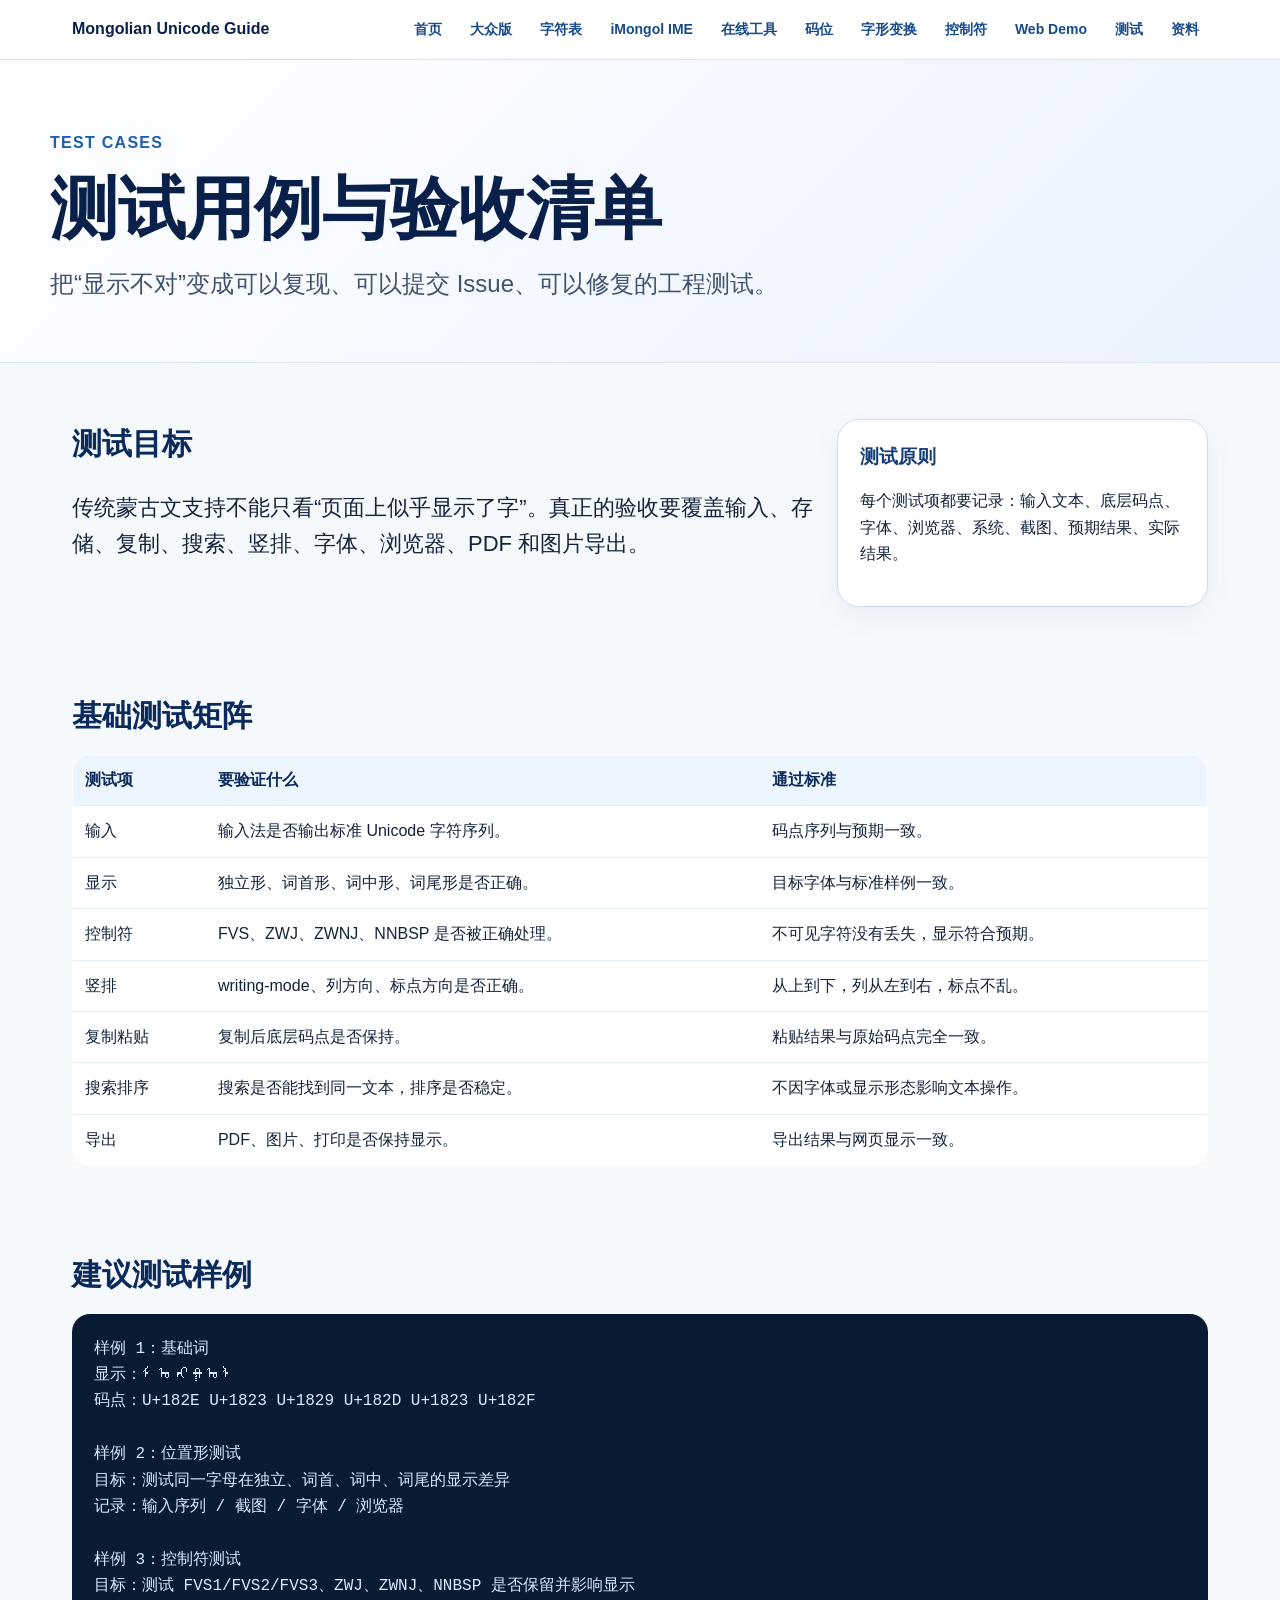
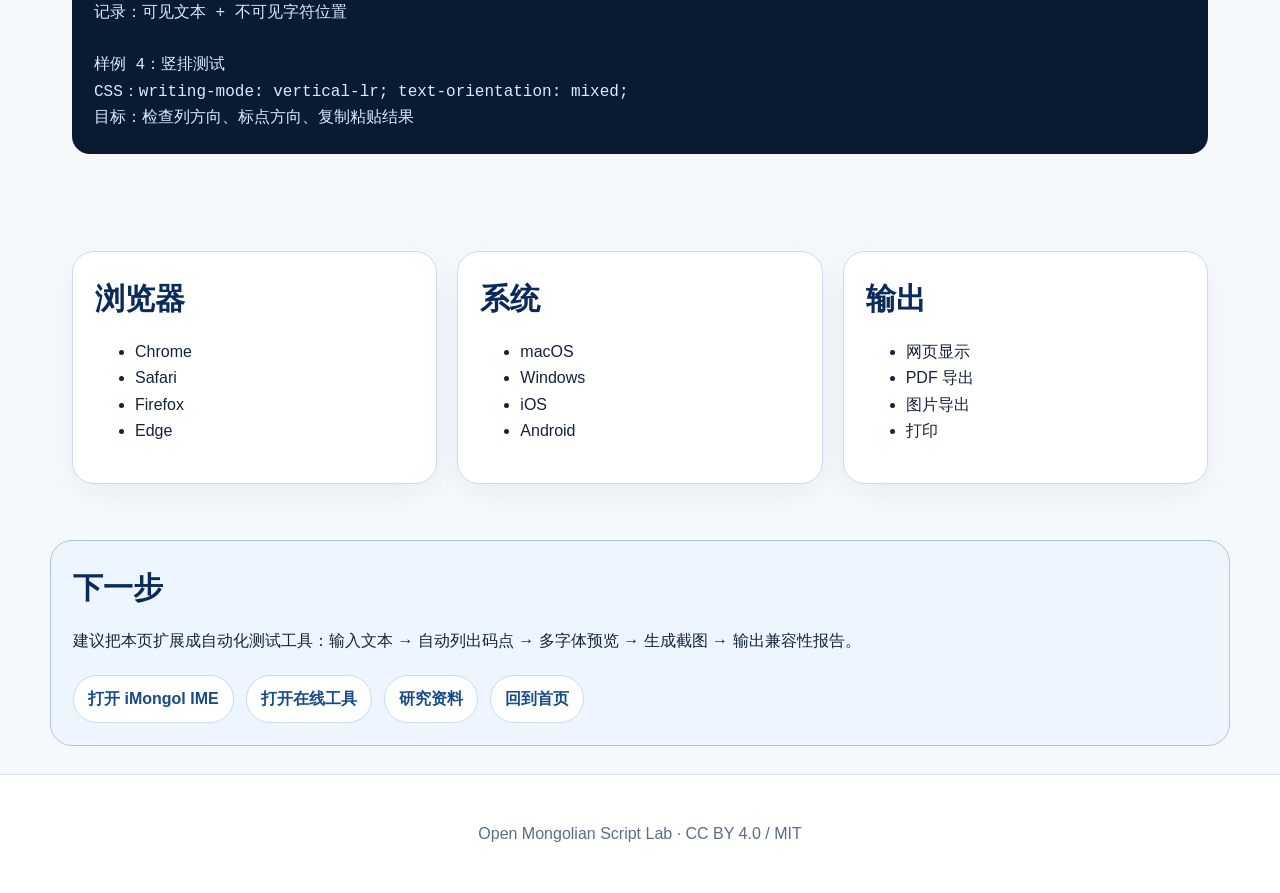
<file: pages/test-cases.html>
<!doctype html>
<html lang="zh-Hans">
<head><meta charset="utf-8" /><meta name="viewport" content="width=device-width, initial-scale=1" /><title>测试用例｜传统蒙古文 Unicode</title><link rel="stylesheet" href="../style.css" /></head>
<body>
<nav class="site-nav"><div class="site-nav-inner"><a class="brand" href="../index.html">Mongolian Unicode Guide</a><div class="nav-links"><a href="../index.html">首页</a><a href="beginner.html">大众版</a><a href="char-table.html">字符表</a><a href="ime.html">iMongol IME</a><a href="tools.html">在线工具</a><a href="unicode-block.html">码位</a><a href="shaping.html">字形变换</a><a href="control-chars.html">控制符</a><a href="web-demo.html">Web Demo</a><a href="test-cases.html">测试</a><a href="research.html">资料</a></div></div></nav>
<header class="page-hero"><div class="page-hero-inner"><p class="eyebrow">Test Cases</p><h1>测试用例与验收清单</h1><p class="subtitle">把“显示不对”变成可以复现、可以提交 Issue、可以修复的工程测试。</p></div></header>
<main>
<section class="section two-col"><div><h2>测试目标</h2><p class="lead">传统蒙古文支持不能只看“页面上似乎显示了字”。真正的验收要覆盖输入、存储、复制、搜索、竖排、字体、浏览器、PDF 和图片导出。</p></div><aside class="card"><h3>测试原则</h3><p>每个测试项都要记录：输入文本、底层码点、字体、浏览器、系统、截图、预期结果、实际结果。</p></aside></section>
<section class="section"><h2>基础测试矩阵</h2><table class="table"><thead><tr><th>测试项</th><th>要验证什么</th><th>通过标准</th></tr></thead><tbody><tr><td>输入</td><td>输入法是否输出标准 Unicode 字符序列。</td><td>码点序列与预期一致。</td></tr><tr><td>显示</td><td>独立形、词首形、词中形、词尾形是否正确。</td><td>目标字体与标准样例一致。</td></tr><tr><td>控制符</td><td>FVS、ZWJ、ZWNJ、NNBSP 是否被正确处理。</td><td>不可见字符没有丢失，显示符合预期。</td></tr><tr><td>竖排</td><td>writing-mode、列方向、标点方向是否正确。</td><td>从上到下，列从左到右，标点不乱。</td></tr><tr><td>复制粘贴</td><td>复制后底层码点是否保持。</td><td>粘贴结果与原始码点完全一致。</td></tr><tr><td>搜索排序</td><td>搜索是否能找到同一文本，排序是否稳定。</td><td>不因字体或显示形态影响文本操作。</td></tr><tr><td>导出</td><td>PDF、图片、打印是否保持显示。</td><td>导出结果与网页显示一致。</td></tr></tbody></table></section>
<section class="section"><h2>建议测试样例</h2><pre><code>样例 1：基础词
显示：ᠮᠣᠩᠭᠣᠯ
码点：U+182E U+1823 U+1829 U+182D U+1823 U+182F

样例 2：位置形测试
目标：测试同一字母在独立、词首、词中、词尾的显示差异
记录：输入序列 / 截图 / 字体 / 浏览器

样例 3：控制符测试
目标：测试 FVS1/FVS2/FVS3、ZWJ、ZWNJ、NNBSP 是否保留并影响显示
记录：可见文本 + 不可见字符位置

样例 4：竖排测试
CSS：writing-mode: vertical-lr; text-orientation: mixed;
目标：检查列方向、标点方向、复制粘贴结果</code></pre></section>
<section class="section grid-3"><article class="card"><h2>浏览器</h2><ul><li>Chrome</li><li>Safari</li><li>Firefox</li><li>Edge</li></ul></article><article class="card"><h2>系统</h2><ul><li>macOS</li><li>Windows</li><li>iOS</li><li>Android</li></ul></article><article class="card"><h2>输出</h2><ul><li>网页显示</li><li>PDF 导出</li><li>图片导出</li><li>打印</li></ul></article></section>
<section class="section callout"><h2>下一步</h2><p>建议把本页扩展成自动化测试工具：输入文本 → 自动列出码点 → 多字体预览 → 生成截图 → 输出兼容性报告。</p><div class="next-links"><a href="ime.html">打开 iMongol IME</a><a href="tools.html">打开在线工具</a><a href="research.html">研究资料</a><a href="../index.html">回到首页</a></div></section>
</main><footer><p>Open Mongolian Script Lab · CC BY 4.0 / MIT</p></footer>
</body></html>
</file>
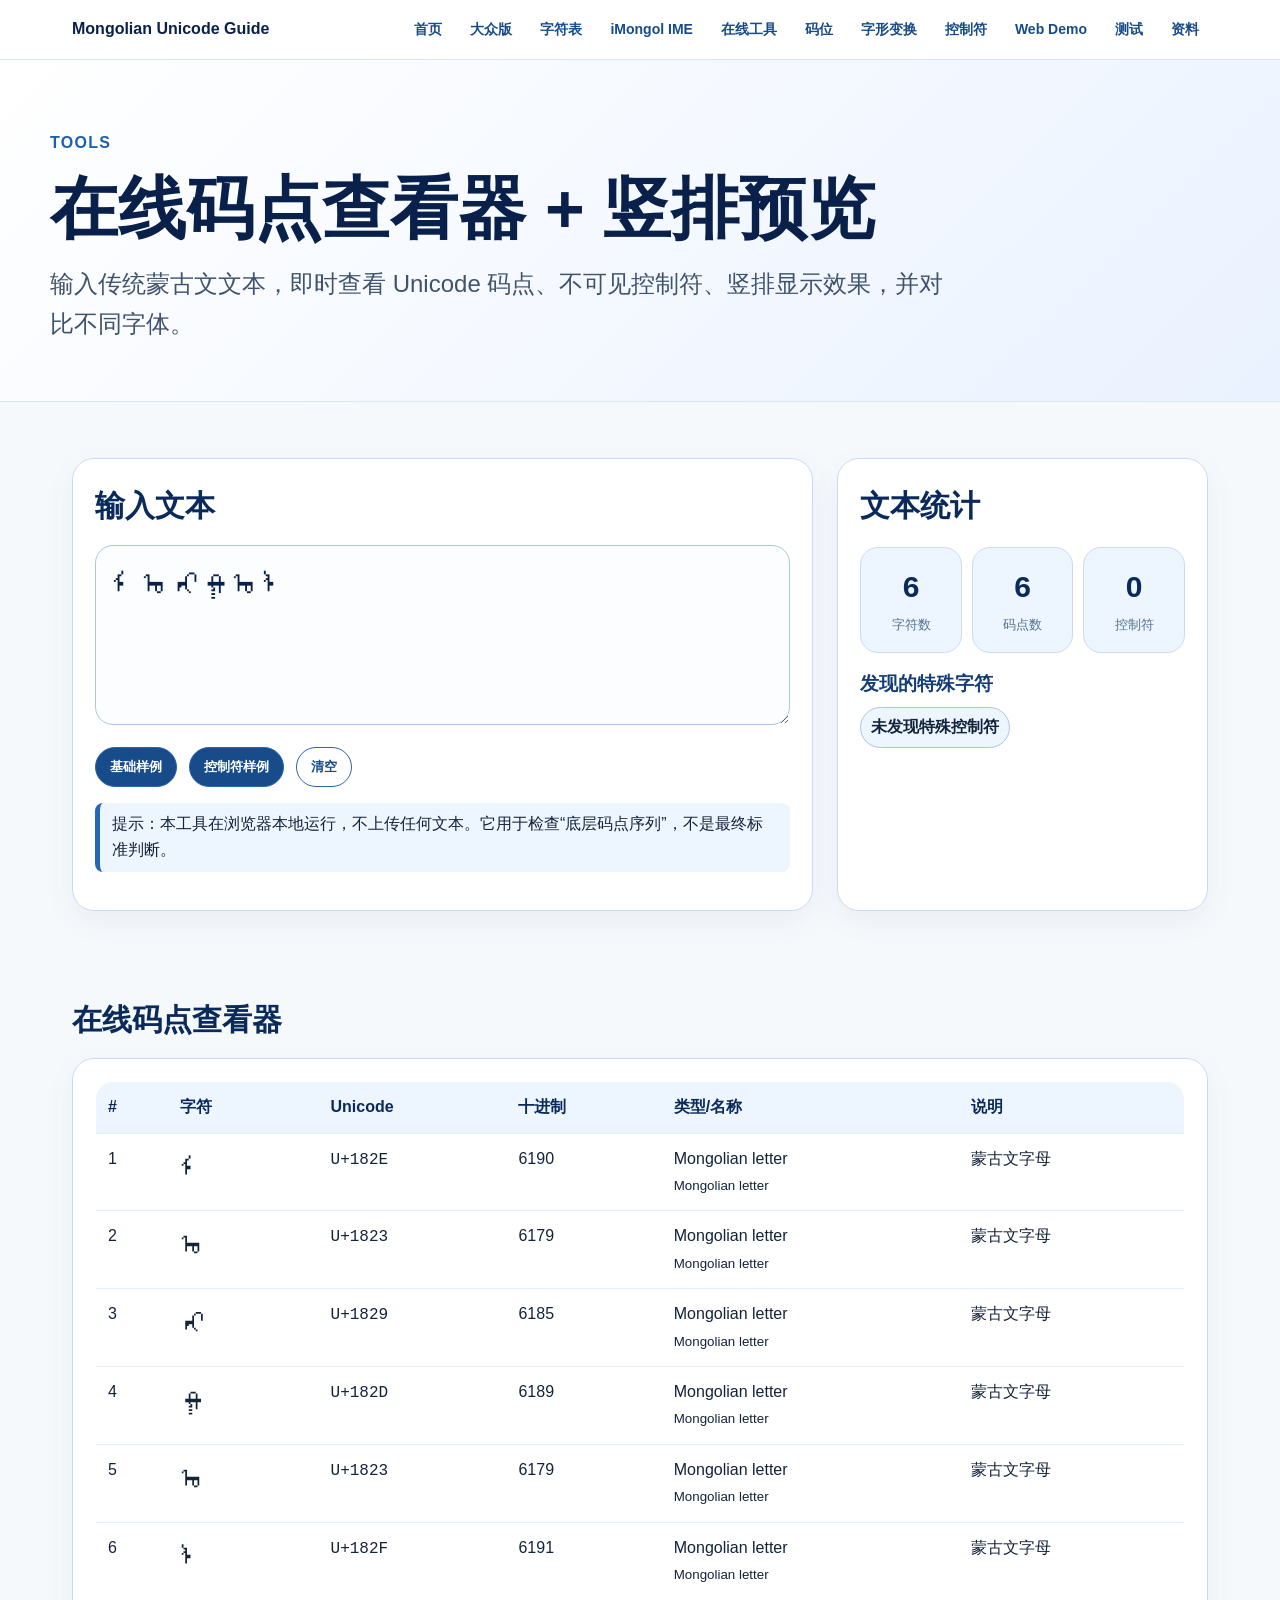
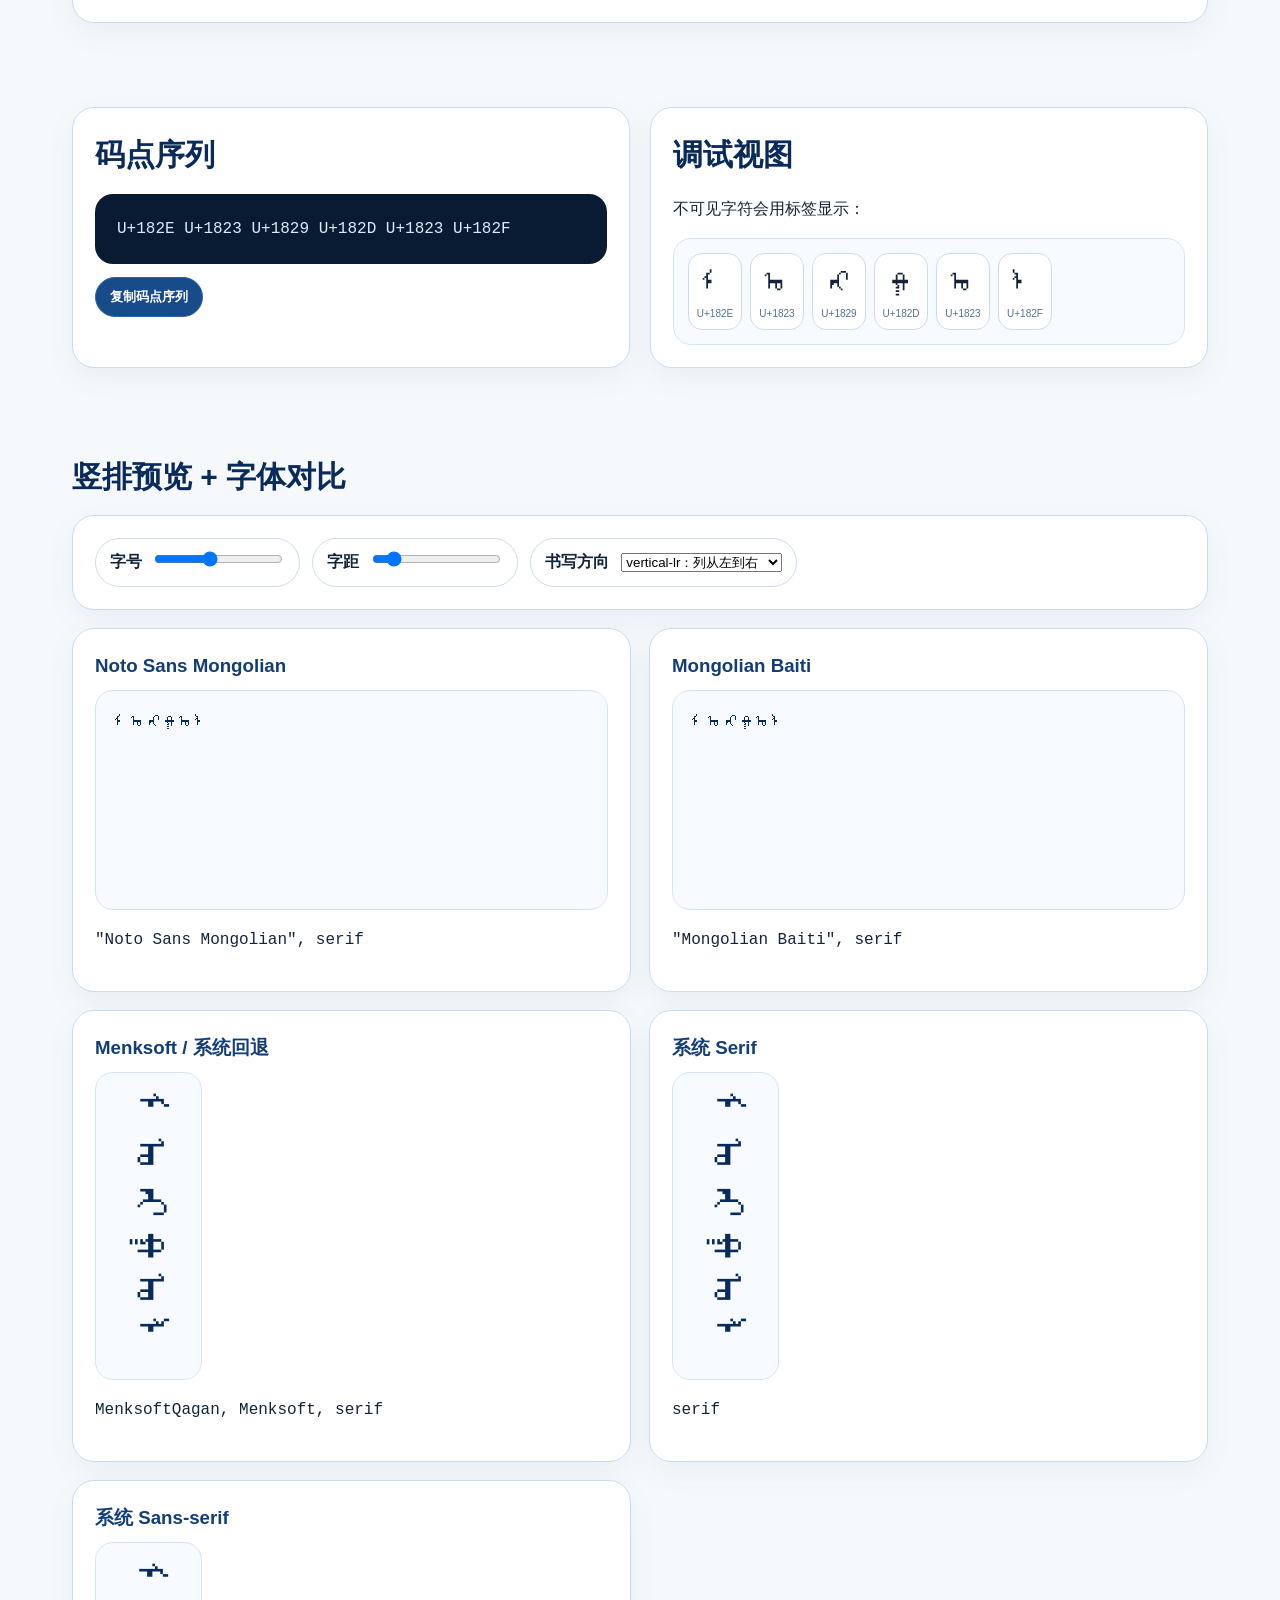
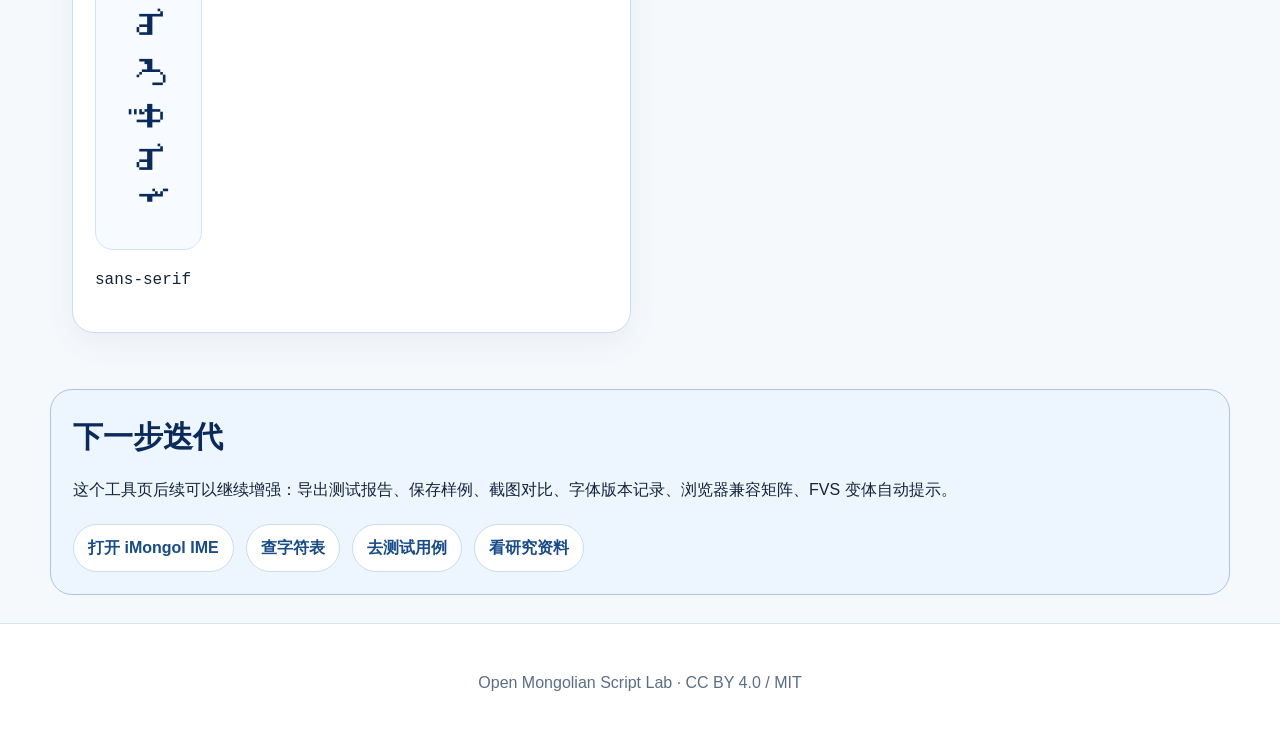
<file: pages/tools.html>
<!doctype html>
<html lang="zh-Hans">
<head>
  <meta charset="utf-8" />
  <meta name="viewport" content="width=device-width, initial-scale=1" />
  <title>在线工具｜码点查看器与竖排预览</title>
  <link rel="stylesheet" href="../style.css" />
</head>
<body>
<nav class="site-nav"><div class="site-nav-inner"><a class="brand" href="../index.html">Mongolian Unicode Guide</a><div class="nav-links"><a href="../index.html">首页</a><a href="beginner.html">大众版</a><a href="char-table.html">字符表</a><a href="ime.html">iMongol IME</a><a href="tools.html">在线工具</a><a href="unicode-block.html">码位</a><a href="shaping.html">字形变换</a><a href="control-chars.html">控制符</a><a href="web-demo.html">Web Demo</a><a href="test-cases.html">测试</a><a href="research.html">资料</a></div></div></nav>
<header class="page-hero"><div class="page-hero-inner"><p class="eyebrow">Tools</p><h1>在线码点查看器 + 竖排预览</h1><p class="subtitle">输入传统蒙古文文本，即时查看 Unicode 码点、不可见控制符、竖排显示效果，并对比不同字体。</p></div></header>
<main>
<section id="returnToCharTable" class="section callout" hidden>
  <h2>已从字符表带入分析</h2>
  <p id="returnToCharTableText">你可以返回字符表继续查看该字符。</p>
  <div class="next-links"><a id="returnToCharTableLink" href="char-table.html">返回字符表并定位该字符</a><a href="char-table.html">打开字符表</a></div>
</section>

<section class="section two-col">
  <div class="card">
    <h2>输入文本</h2>
    <textarea id="inputText" class="tool-textarea" spellcheck="false">ᠮᠣᠩᠭᠣᠯ</textarea>
    <div class="tool-actions">
      <button id="sampleBasic" class="tool-button">基础样例</button>
      <button id="sampleControl" class="tool-button">控制符样例</button>
      <button id="clearInput" class="tool-button ghost">清空</button>
    </div>
    <p class="note">提示：本工具在浏览器本地运行，不上传任何文本。它用于检查“底层码点序列”，不是最终标准判断。</p>
  </div>
  <aside class="card">
    <h2>文本统计</h2>
    <div class="stats"><div><strong id="charCount">0</strong><span>字符数</span></div><div><strong id="codepointCount">0</strong><span>码点数</span></div><div><strong id="controlCount">0</strong><span>控制符</span></div></div>
    <h3>发现的特殊字符</h3>
    <div id="specialBadges" class="chips"></div>
  </aside>
</section>

<section class="section">
  <h2>在线码点查看器</h2>
  <div class="card table-wrap">
    <table class="table"><thead><tr><th>#</th><th>字符</th><th>Unicode</th><th>十进制</th><th>类型/名称</th><th>说明</th></tr></thead><tbody id="codepointRows"></tbody></table>
  </div>
</section>

<section class="section grid-2">
  <article class="card">
    <h2>码点序列</h2>
    <pre><code id="sequenceOutput"></code></pre>
    <button id="copySequence" class="tool-button">复制码点序列</button>
  </article>
  <article class="card">
    <h2>调试视图</h2>
    <p>不可见字符会用标签显示：</p>
    <div id="debugView" class="debug-view"></div>
  </article>
</section>

<section class="section">
  <h2>竖排预览 + 字体对比</h2>
  <div class="card tool-controls">
    <label>字号 <input id="fontSize" type="range" min="20" max="72" value="42" /></label>
    <label>字距 <input id="letterSpacing" type="range" min="0" max="24" value="3" /></label>
    <label>书写方向
      <select id="writingMode"><option value="vertical-lr">vertical-lr：列从左到右</option><option value="vertical-rl">vertical-rl：列从右到左</option><option value="horizontal-tb">horizontal-tb：横排对照</option></select>
    </label>
  </div>
  <div id="previewGrid" class="preview-grid"></div>
</section>

<section class="section callout">
  <h2>下一步迭代</h2>
  <p>这个工具页后续可以继续增强：导出测试报告、保存样例、截图对比、字体版本记录、浏览器兼容矩阵、FVS 变体自动提示。</p>
  <div class="next-links"><a href="ime.html">打开 iMongol IME</a><a href="char-table.html">查字符表</a><a href="test-cases.html">去测试用例</a><a href="research.html">看研究资料</a></div>
</section>
</main>
<footer><p>Open Mongolian Script Lab · CC BY 4.0 / MIT</p></footer>
<script src="../scripts/tools.js"></script>
</body>
</html>
</file>
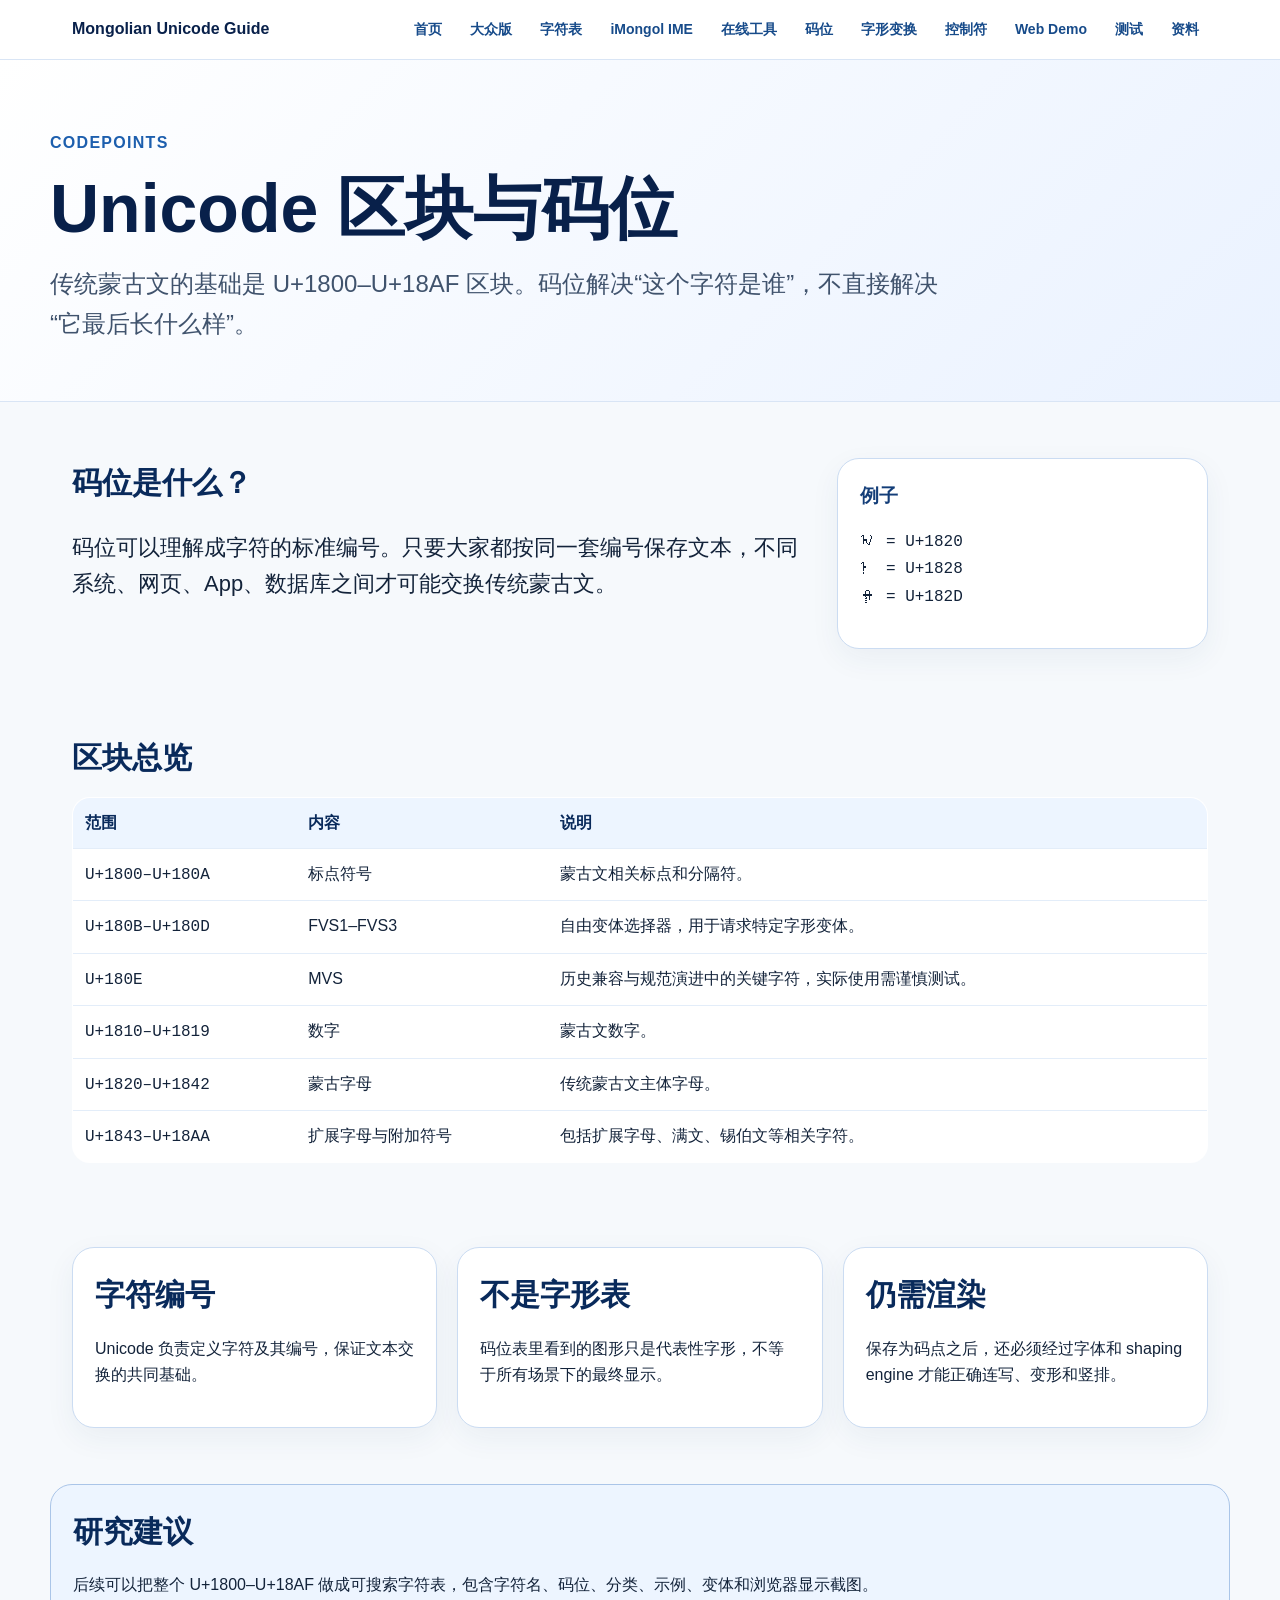
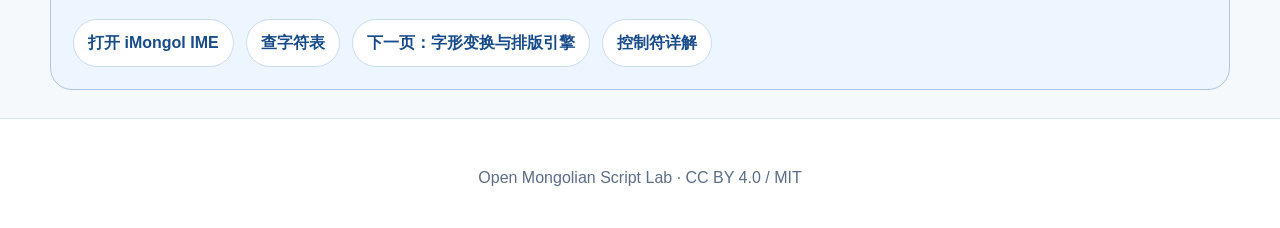
<file: pages/unicode-block.html>
<!doctype html>
<html lang="zh-Hans">
<head><meta charset="utf-8" /><meta name="viewport" content="width=device-width, initial-scale=1" /><title>Unicode 区块与码位｜传统蒙古文</title><link rel="stylesheet" href="../style.css" /></head>
<body>
<nav class="site-nav"><div class="site-nav-inner"><a class="brand" href="../index.html">Mongolian Unicode Guide</a><div class="nav-links"><a href="../index.html">首页</a><a href="beginner.html">大众版</a><a href="char-table.html">字符表</a><a href="ime.html">iMongol IME</a><a href="tools.html">在线工具</a><a href="unicode-block.html">码位</a><a href="shaping.html">字形变换</a><a href="control-chars.html">控制符</a><a href="web-demo.html">Web Demo</a><a href="test-cases.html">测试</a><a href="research.html">资料</a></div></div></nav>
<header class="page-hero"><div class="page-hero-inner"><p class="eyebrow">Codepoints</p><h1>Unicode 区块与码位</h1><p class="subtitle">传统蒙古文的基础是 U+1800–U+18AF 区块。码位解决“这个字符是谁”，不直接解决“它最后长什么样”。</p></div></header>
<main>
<section class="section two-col"><div><h2>码位是什么？</h2><p class="lead">码位可以理解成字符的标准编号。只要大家都按同一套编号保存文本，不同系统、网页、App、数据库之间才可能交换传统蒙古文。</p></div><aside class="card"><h3>例子</h3><p><code>ᠠ = U+1820</code><br><code>ᠨ = U+1828</code><br><code>ᠭ = U+182D</code></p></aside></section>
<section class="section"><h2>区块总览</h2><table class="table"><thead><tr><th>范围</th><th>内容</th><th>说明</th></tr></thead><tbody><tr><td><code>U+1800–U+180A</code></td><td>标点符号</td><td>蒙古文相关标点和分隔符。</td></tr><tr><td><code>U+180B–U+180D</code></td><td>FVS1–FVS3</td><td>自由变体选择器，用于请求特定字形变体。</td></tr><tr><td><code>U+180E</code></td><td>MVS</td><td>历史兼容与规范演进中的关键字符，实际使用需谨慎测试。</td></tr><tr><td><code>U+1810–U+1819</code></td><td>数字</td><td>蒙古文数字。</td></tr><tr><td><code>U+1820–U+1842</code></td><td>蒙古字母</td><td>传统蒙古文主体字母。</td></tr><tr><td><code>U+1843–U+18AA</code></td><td>扩展字母与附加符号</td><td>包括扩展字母、满文、锡伯文等相关字符。</td></tr></tbody></table></section>
<section class="section grid-3"><article class="card"><h2>字符编号</h2><p>Unicode 负责定义字符及其编号，保证文本交换的共同基础。</p></article><article class="card"><h2>不是字形表</h2><p>码位表里看到的图形只是代表性字形，不等于所有场景下的最终显示。</p></article><article class="card"><h2>仍需渲染</h2><p>保存为码点之后，还必须经过字体和 shaping engine 才能正确连写、变形和竖排。</p></article></section>
<section class="section callout"><h2>研究建议</h2><p>后续可以把整个 U+1800–U+18AF 做成可搜索字符表，包含字符名、码位、分类、示例、变体和浏览器显示截图。</p><div class="next-links"><a href="ime.html">打开 iMongol IME</a><a href="char-table.html">查字符表</a><a href="shaping.html">下一页：字形变换与排版引擎</a><a href="control-chars.html">控制符详解</a></div></section>
</main><footer><p>Open Mongolian Script Lab · CC BY 4.0 / MIT</p></footer>
</body></html>
</file>
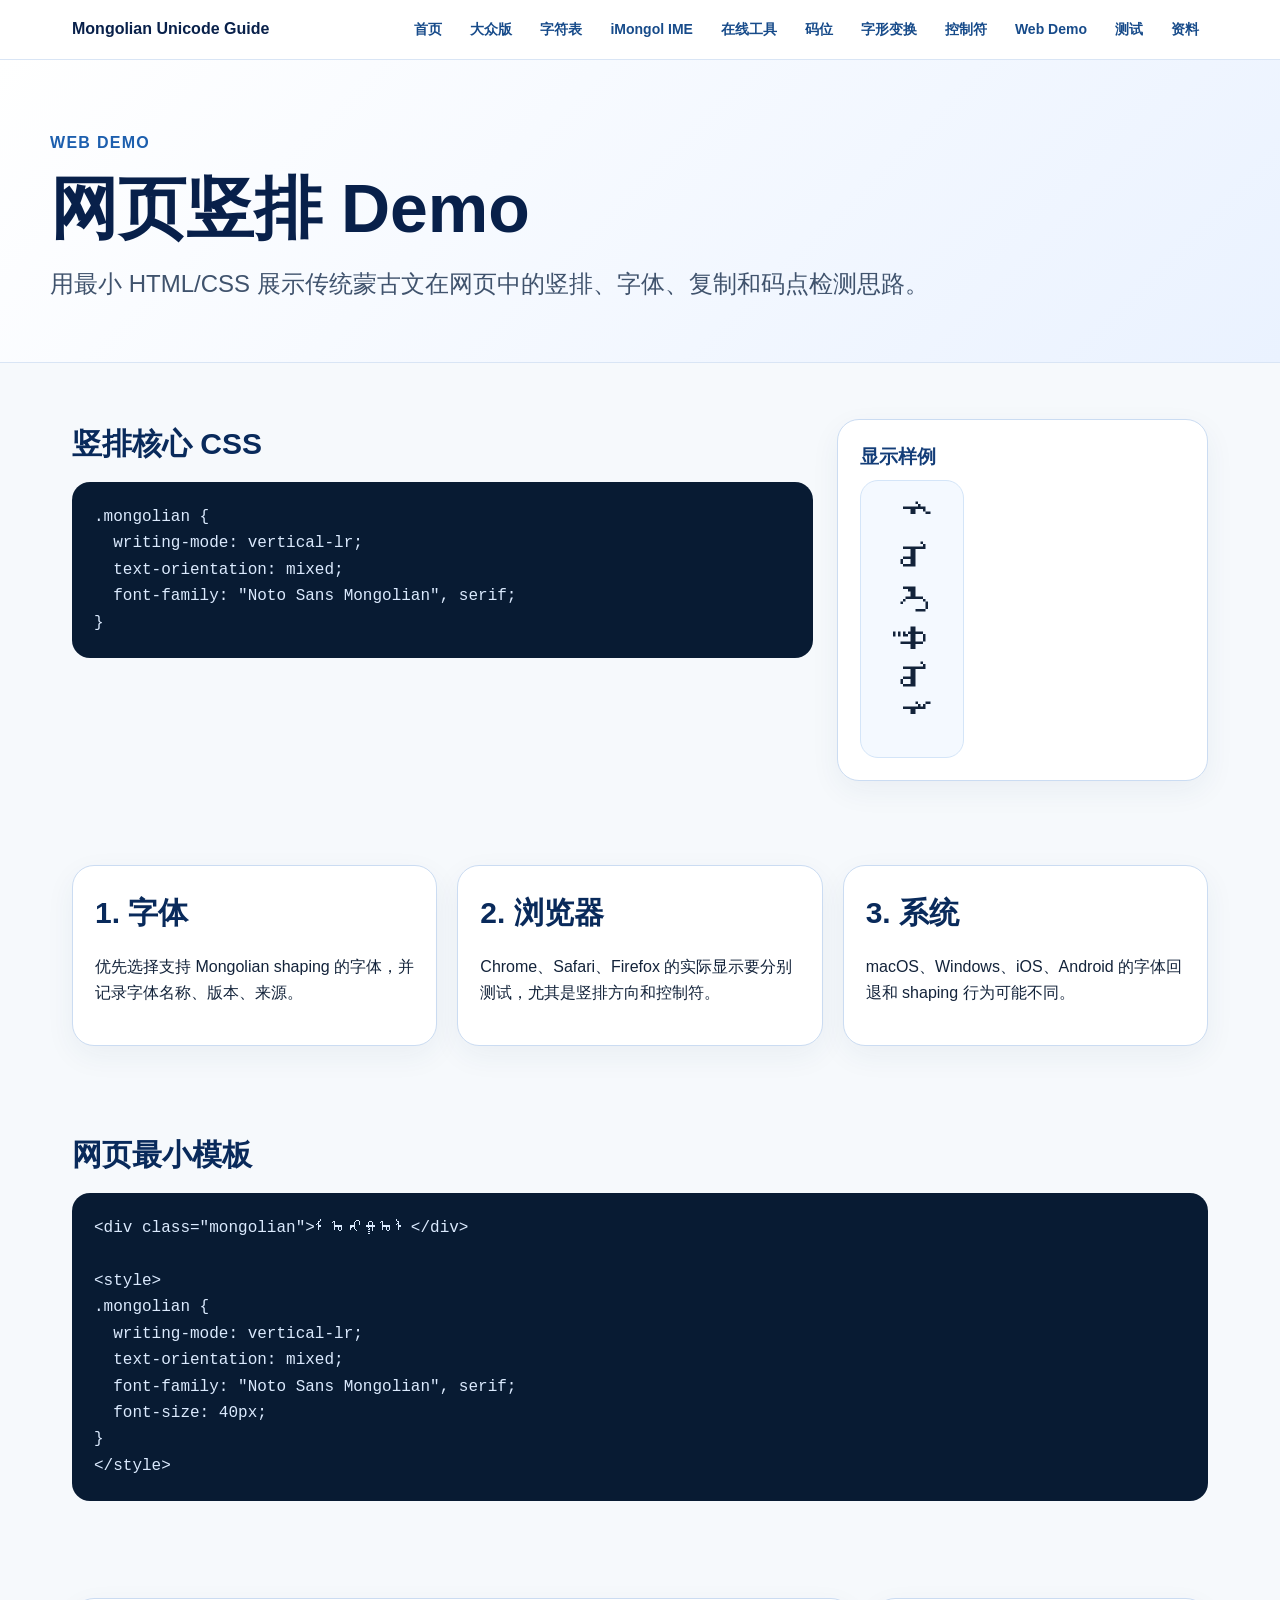
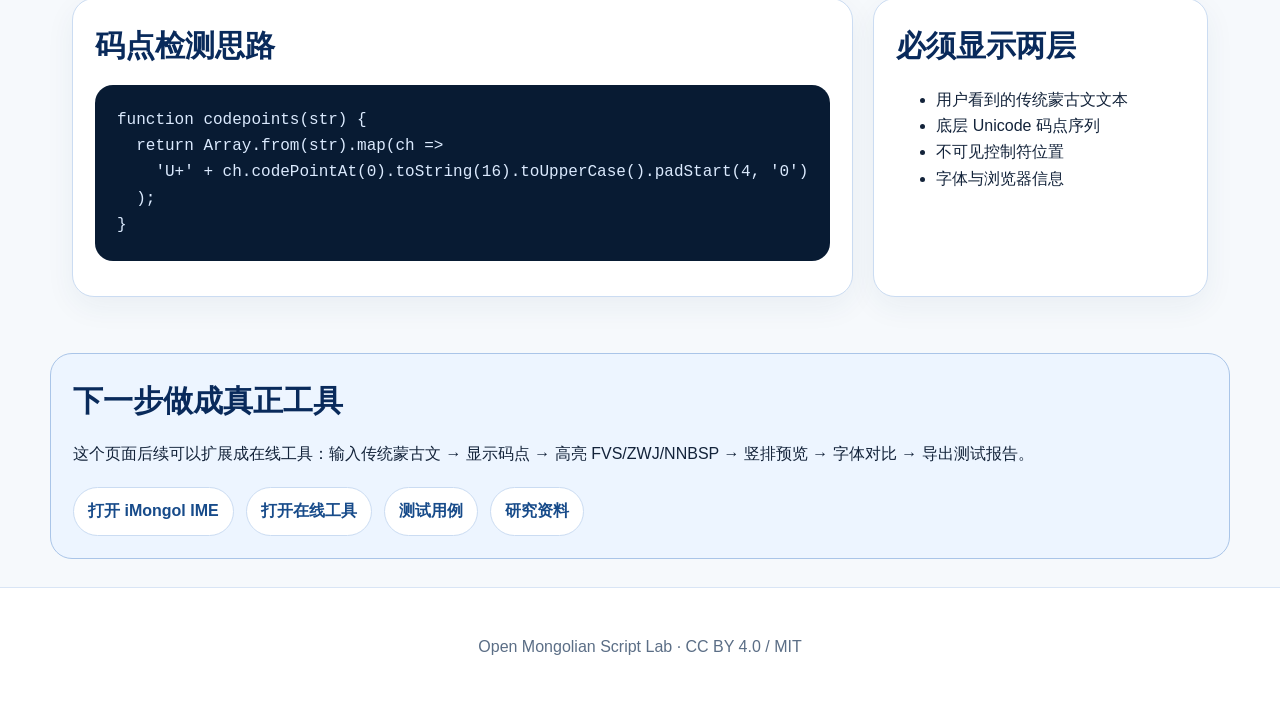
<file: pages/web-demo.html>
<!doctype html>
<html lang="zh-Hans">
<head><meta charset="utf-8" /><meta name="viewport" content="width=device-width, initial-scale=1" /><title>网页竖排 Demo｜传统蒙古文 Unicode</title><link rel="stylesheet" href="../style.css" /></head>
<body>
<nav class="site-nav"><div class="site-nav-inner"><a class="brand" href="../index.html">Mongolian Unicode Guide</a><div class="nav-links"><a href="../index.html">首页</a><a href="beginner.html">大众版</a><a href="char-table.html">字符表</a><a href="ime.html">iMongol IME</a><a href="tools.html">在线工具</a><a href="unicode-block.html">码位</a><a href="shaping.html">字形变换</a><a href="control-chars.html">控制符</a><a href="web-demo.html">Web Demo</a><a href="test-cases.html">测试</a><a href="research.html">资料</a></div></div></nav>
<header class="page-hero"><div class="page-hero-inner"><p class="eyebrow">Web Demo</p><h1>网页竖排 Demo</h1><p class="subtitle">用最小 HTML/CSS 展示传统蒙古文在网页中的竖排、字体、复制和码点检测思路。</p></div></header>
<main>
<section class="section two-col"><div><h2>竖排核心 CSS</h2><pre><code>.mongolian {
  writing-mode: vertical-lr;
  text-orientation: mixed;
  font-family: "Noto Sans Mongolian", serif;
}</code></pre></div><aside class="card"><h3>显示样例</h3><div class="vertical-wide">ᠮᠣᠩᠭᠣᠯ</div></aside></section>
<section class="section grid-3"><article class="card"><h2>1. 字体</h2><p>优先选择支持 Mongolian shaping 的字体，并记录字体名称、版本、来源。</p></article><article class="card"><h2>2. 浏览器</h2><p>Chrome、Safari、Firefox 的实际显示要分别测试，尤其是竖排方向和控制符。</p></article><article class="card"><h2>3. 系统</h2><p>macOS、Windows、iOS、Android 的字体回退和 shaping 行为可能不同。</p></article></section>
<section class="section"><h2>网页最小模板</h2><pre><code>&lt;div class="mongolian"&gt;ᠮᠣᠩᠭᠣᠯ&lt;/div&gt;

&lt;style&gt;
.mongolian {
  writing-mode: vertical-lr;
  text-orientation: mixed;
  font-family: "Noto Sans Mongolian", serif;
  font-size: 40px;
}
&lt;/style&gt;</code></pre></section>
<section class="section grid-2"><article class="card"><h2>码点检测思路</h2><pre><code>function codepoints(str) {
  return Array.from(str).map(ch =>
    'U+' + ch.codePointAt(0).toString(16).toUpperCase().padStart(4, '0')
  );
}</code></pre></article><article class="card"><h2>必须显示两层</h2><ul><li>用户看到的传统蒙古文文本</li><li>底层 Unicode 码点序列</li><li>不可见控制符位置</li><li>字体与浏览器信息</li></ul></article></section>
<section class="section callout"><h2>下一步做成真正工具</h2><p>这个页面后续可以扩展成在线工具：输入传统蒙古文 → 显示码点 → 高亮 FVS/ZWJ/NNBSP → 竖排预览 → 字体对比 → 导出测试报告。</p><div class="next-links"><a href="ime.html">打开 iMongol IME</a><a href="tools.html">打开在线工具</a><a href="test-cases.html">测试用例</a><a href="research.html">研究资料</a></div></section>
</main><footer><p>Open Mongolian Script Lab · CC BY 4.0 / MIT</p></footer>
</body></html>
</file>
<file: style.css>
*{box-sizing:border-box}body{margin:0;font-family:-apple-system,BlinkMacSystemFont,"Segoe UI","Noto Sans SC","Noto Sans Mongolian",Arial,sans-serif;color:#13233a;background:#f6f9fc;line-height:1.65}.site-nav{position:sticky;top:0;z-index:10;background:rgba(255,255,255,.94);backdrop-filter:blur(14px);border-bottom:1px solid #d9e5f5}.site-nav-inner{max-width:1180px;margin:0 auto;padding:12px 22px;display:flex;align-items:center;justify-content:space-between;gap:16px}.brand{font-weight:900;color:#08204a;text-decoration:none}.nav-links{display:flex;flex-wrap:wrap;gap:10px}.nav-links a{color:#174b8a;text-decoration:none;font-weight:700;font-size:14px;padding:6px 9px;border-radius:999px}.nav-links a:hover{background:#edf5ff}.hero{background:linear-gradient(135deg,#ffffff,#eaf2ff);padding:72px 24px 56px;text-align:center;border-bottom:1px solid #d9e5f5}.page-hero{background:linear-gradient(135deg,#ffffff,#eaf2ff);padding:54px 24px 40px;border-bottom:1px solid #d9e5f5}.page-hero-inner{max-width:1180px;margin:0 auto}.eyebrow{color:#1d5fae;font-weight:800;letter-spacing:.08em;text-transform:uppercase}.hero h1,.page-hero h1{font-size:clamp(34px,6vw,68px);line-height:1.08;margin:10px auto;max-width:1100px;color:#08204a}.page-hero h1{margin-left:0}.subtitle{font-size:clamp(18px,2vw,24px);max-width:900px;margin:18px auto;color:#40536d}.page-hero .subtitle{margin-left:0}.hero-actions{margin-top:28px}.btn{display:inline-block;margin:6px 8px;padding:12px 18px;border:1px solid #2c64ad;border-radius:999px;color:#174b8a;text-decoration:none;font-weight:700;background:white}.btn.primary{background:#174b8a;color:white}.section{max-width:1180px;margin:28px auto;padding:28px 22px}.two-col{display:grid;grid-template-columns:2fr 1fr;gap:24px}.lead{font-size:22px}.card,.step{background:#fff;border:1px solid #cbdcf2;border-radius:22px;padding:22px;box-shadow:0 10px 30px rgba(26,65,110,.06)}.card-link{display:block;text-decoration:none;color:inherit;transition:.18s transform,.18s box-shadow}.card-link:hover{transform:translateY(-2px);box-shadow:0 16px 36px rgba(26,65,110,.12)}h2{font-size:30px;color:#092a5b;margin:0 0 14px}h3{color:#133d78;margin:0 0 8px}.pipeline{display:grid;grid-template-columns:repeat(3,1fr);gap:18px}.num{display:inline-grid;place-items:center;background:#0f4d99;color:white;border-radius:50%;width:42px;height:42px;font-weight:900;margin-bottom:12px}.mongolian-row{font-size:42px;letter-spacing:.08em}.note{background:#edf5ff;border-left:5px solid #2467b5;padding:8px 12px;border-radius:8px}.chips{display:flex;flex-wrap:wrap;gap:8px}.chips span{background:#edf5ff;border:1px solid #aac5e8;border-radius:999px;padding:6px 10px;font-weight:700}.vertical-demo{writing-mode:vertical-lr;text-orientation:mixed;font-size:54px;min-height:180px;margin:12px auto;padding:12px;background:#f4f9ff;border-radius:18px;width:max-content}.vertical-wide{writing-mode:vertical-lr;text-orientation:mixed;font-size:40px;min-height:260px;padding:18px;background:#f4f9ff;border-radius:18px;width:max-content;border:1px solid #d4e5f8}.grid-2{display:grid;grid-template-columns:repeat(2,1fr);gap:20px}.grid-3{display:grid;grid-template-columns:repeat(3,1fr);gap:20px}.checks li::marker{content:"✓ ";color:#109447;font-weight:900}.danger{border-color:#f0b8b8;background:#fffafa}.danger li::marker{content:"✕ ";color:#d93025;font-weight:900}.forms{display:flex;align-items:center;justify-content:space-between;gap:12px;background:white;border:1px solid #cbdcf2;border-radius:24px;padding:22px;overflow:auto}.forms div{min-width:130px;text-align:center;background:#f7fbff;border:1px solid #d4e5f8;border-radius:18px;padding:14px}.forms b{display:block;font-size:58px}.forms small{display:block;color:#55708f}.flow{display:flex;flex-wrap:wrap;gap:10px;margin:18px 0}.flow span{background:#082b61;color:#fff;border-radius:999px;padding:10px 14px;font-weight:800}.four{display:grid;grid-template-columns:repeat(4,1fr);gap:18px}.table{width:100%;border-collapse:collapse;background:white;border:1px solid #cbdcf2;border-radius:18px;overflow:hidden}.table th,.table td{border-bottom:1px solid #e3edf9;padding:12px;text-align:left;vertical-align:top}.table th{background:#edf5ff;color:#092a5b}.table tr.focused-row td{background:#fff3cd}.table tr.focused-row-pulse td{animation:focusPulse 1.8s ease-in-out 2}@keyframes focusPulse{0%,100%{box-shadow:inset 0 0 0 0 rgba(23,75,138,0)}50%{box-shadow:inset 0 0 0 4px rgba(23,75,138,.35)}}pre{background:#081b33;color:#dbeafe;padding:22px;border-radius:18px;overflow:auto}code{font-family:"SFMono-Regular",Consolas,monospace}.sources a{color:#1559a8;font-weight:700}.callout{border:1px solid #aac5e8;background:#edf5ff;border-radius:22px;padding:22px}.next-links{display:flex;flex-wrap:wrap;gap:12px;margin-top:20px}.next-links a{background:#fff;border:1px solid #cbdcf2;border-radius:999px;padding:10px 14px;text-decoration:none;color:#174b8a;font-weight:800}.tool-textarea{width:100%;min-height:180px;border:1px solid #aac5e8;border-radius:18px;padding:16px;font-size:30px;line-height:1.5;font-family:"Noto Sans Mongolian","Mongolian Baiti",serif;background:#fbfdff;color:#08204a;resize:vertical}.tool-actions,.tool-controls{display:flex;flex-wrap:wrap;gap:12px;align-items:center;margin-top:14px}.tool-button{display:inline-flex;align-items:center;justify-content:center;border:1px solid #2c64ad;background:#174b8a;color:#fff;border-radius:999px;padding:10px 14px;font-weight:800;cursor:pointer;text-decoration:none}.tool-button.ghost{background:#fff;color:#174b8a}.tool-button.mini{padding:6px 10px;font-size:12px}.tool-button:disabled{opacity:.45;cursor:not-allowed}.tool-button.copied{background:#109447;border-color:#109447;color:#fff}.stats{display:grid;grid-template-columns:repeat(3,1fr);gap:10px;margin:16px 0}.stats div{background:#edf5ff;border:1px solid #cbdcf2;border-radius:18px;padding:14px;text-align:center}.stats strong{display:block;font-size:30px;color:#092a5b}.stats span{font-size:13px;color:#55708f}.table-wrap{overflow:auto}.cp-char{font-size:28px;min-width:70px}.invisible-tag{display:inline-block;background:#fff3cd;color:#7a4b00;border:1px solid #f1d38a;border-radius:999px;padding:3px 8px;font-size:12px;font-weight:900}.debug-view{display:flex;flex-wrap:wrap;gap:8px;min-height:90px;background:#f7fbff;border:1px solid #d4e5f8;border-radius:18px;padding:14px}.debug-token{display:inline-flex;flex-direction:column;align-items:center;justify-content:center;min-width:54px;min-height:54px;background:#fff;border:1px solid #cbdcf2;border-radius:14px;padding:6px;font-size:28px}.debug-token small{font-size:10px;color:#55708f}.debug-token.control{background:#fff3cd;border-color:#f1d38a;color:#7a4b00;font-size:14px;font-weight:900}.preview-grid{display:grid;grid-template-columns:repeat(2,1fr);gap:18px;margin-top:18px}.preview-card{min-height:330px}.preview-box{min-height:220px;max-height:420px;overflow:auto;background:#f7fbff;border:1px solid #d4e5f8;border-radius:18px;padding:18px;color:#092a5b}.tool-controls label{background:#fff;border:1px solid #cbdcf2;border-radius:999px;padding:10px 14px;font-weight:800}.tool-controls input,.tool-controls select{margin-left:8px}.compact-input{min-height:auto;font-size:18px;font-family:inherit}.char-cell{font-size:34px;font-family:"Noto Sans Mongolian","Mongolian Baiti",serif}.char-preview-box{min-height:210px;display:grid;place-items:center;background:#f7fbff;border:1px solid #d4e5f8;border-radius:20px}.char-preview-char{font-size:96px;font-family:"Noto Sans Mongolian","Mongolian Baiti",serif;color:#092a5b}.char-preview-char.muted{font-size:34px;color:#55708f}.latin-ime{font-family:"SFMono-Regular",Consolas,monospace;font-size:24px}.ime-output{min-height:160px;background:#f7fbff;border:1px solid #d4e5f8;border-radius:18px;padding:18px;font-size:44px;font-family:"Noto Sans Mongolian","Mongolian Baiti",serif;line-height:1.6;white-space:pre-wrap}.ime-vertical-preview{writing-mode:vertical-lr;text-orientation:mixed;min-height:260px;max-height:440px;overflow:auto;background:#f7fbff;border:1px solid #d4e5f8;border-radius:18px;padding:18px;font-size:42px;font-family:"Noto Sans Mongolian","Mongolian Baiti",serif;color:#092a5b;white-space:pre-wrap}.candidate-list{display:grid;grid-template-columns:repeat(2,1fr);gap:18px}.candidate-card{cursor:pointer;transition:.18s transform,.18s border-color,.18s box-shadow}.candidate-card:hover{transform:translateY(-2px)}.candidate-card.active-candidate{border-color:#174b8a;box-shadow:0 16px 36px rgba(23,75,138,.18)}.candidate-head{display:flex;align-items:center;justify-content:space-between;gap:12px}.candidate-head span{background:#109447;color:#fff;border-radius:999px;padding:6px 10px;font-weight:900}.candidate-text{font-size:42px;font-family:"Noto Sans Mongolian","Mongolian Baiti",serif;background:#f7fbff;border:1px solid #d4e5f8;border-radius:18px;padding:14px;margin:12px 0;white-space:pre-wrap}.feedback-label{display:block;font-weight:800;color:#133d78;margin-top:14px}.feedback-input{display:block;width:100%;margin-top:6px;border:1px solid #aac5e8;border-radius:14px;padding:12px;font-size:16px;background:#fbfdff;color:#08204a}.feedback-mongolian{min-height:92px;font-size:32px;font-family:"Noto Sans Mongolian","Mongolian Baiti",serif}.feedback-list{display:flex;flex-direction:column;gap:12px}.feedback-item{background:#f7fbff;border:1px solid #d4e5f8;border-radius:18px;padding:14px}.feedback-item small{display:block;color:#55708f;margin:6px 0}.feedback-mn{font-size:28px;font-family:"Noto Sans Mongolian","Mongolian Baiti",serif}.char-detail-actions{justify-content:center}.ime-output:empty::before,.ime-vertical-preview:empty::before{content:"ᠮᠣᠩᠭᠣᠯ";opacity:.45}footer{text-align:center;padding:30px;color:#5b6e86;background:white;border-top:1px solid #d9e5f5}@media(max-width:900px){.two-col,.grid-2,.grid-3,.pipeline,.four,.preview-grid,.candidate-list{grid-template-columns:1fr}.hero{text-align:left}.forms{justify-content:flex-start}.site-nav-inner{align-items:flex-start;flex-direction:column}.nav-links a{font-size:13px}.page-hero h1,.hero h1{font-size:38px}.stats{grid-template-columns:1fr}.tool-textarea{font-size:24px}.compact-input{font-size:16px}.ime-output{font-size:34px}.ime-vertical-preview{font-size:34px}.candidate-text{font-size:34px}}
</file>
